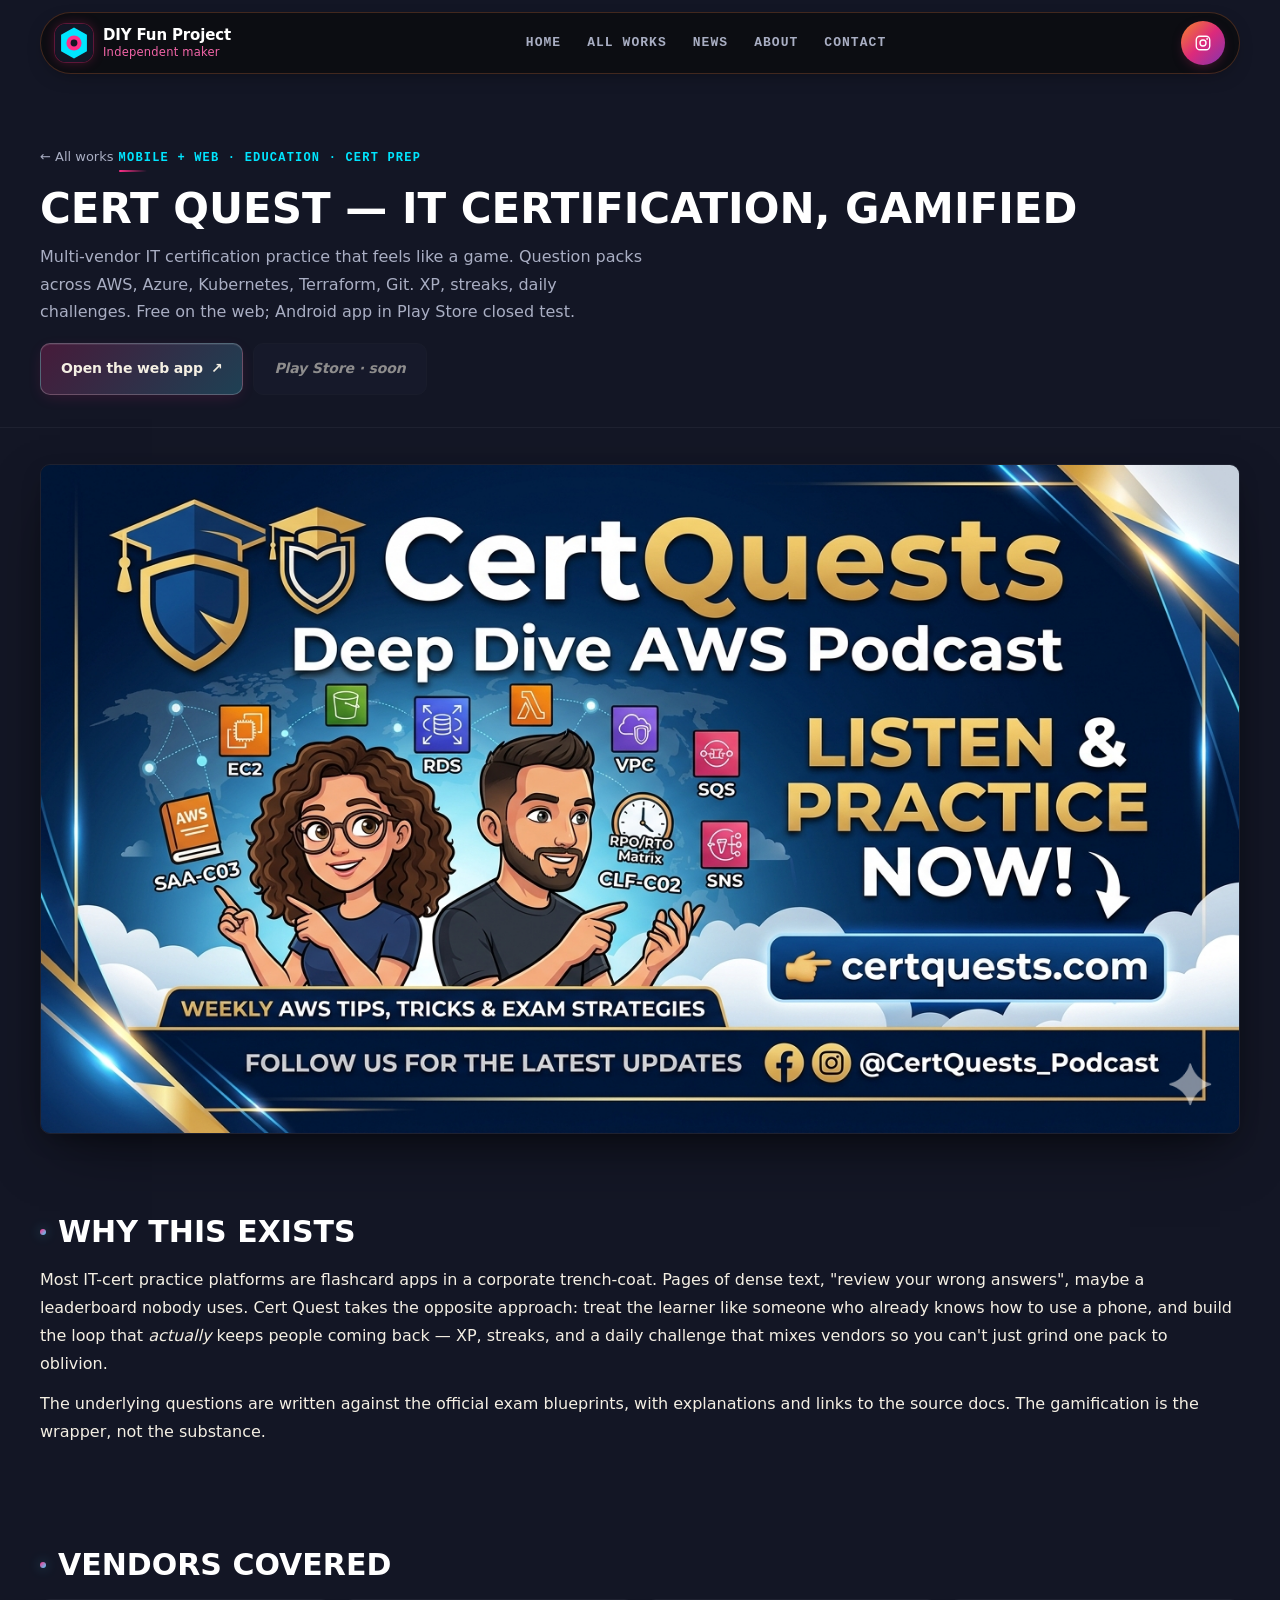
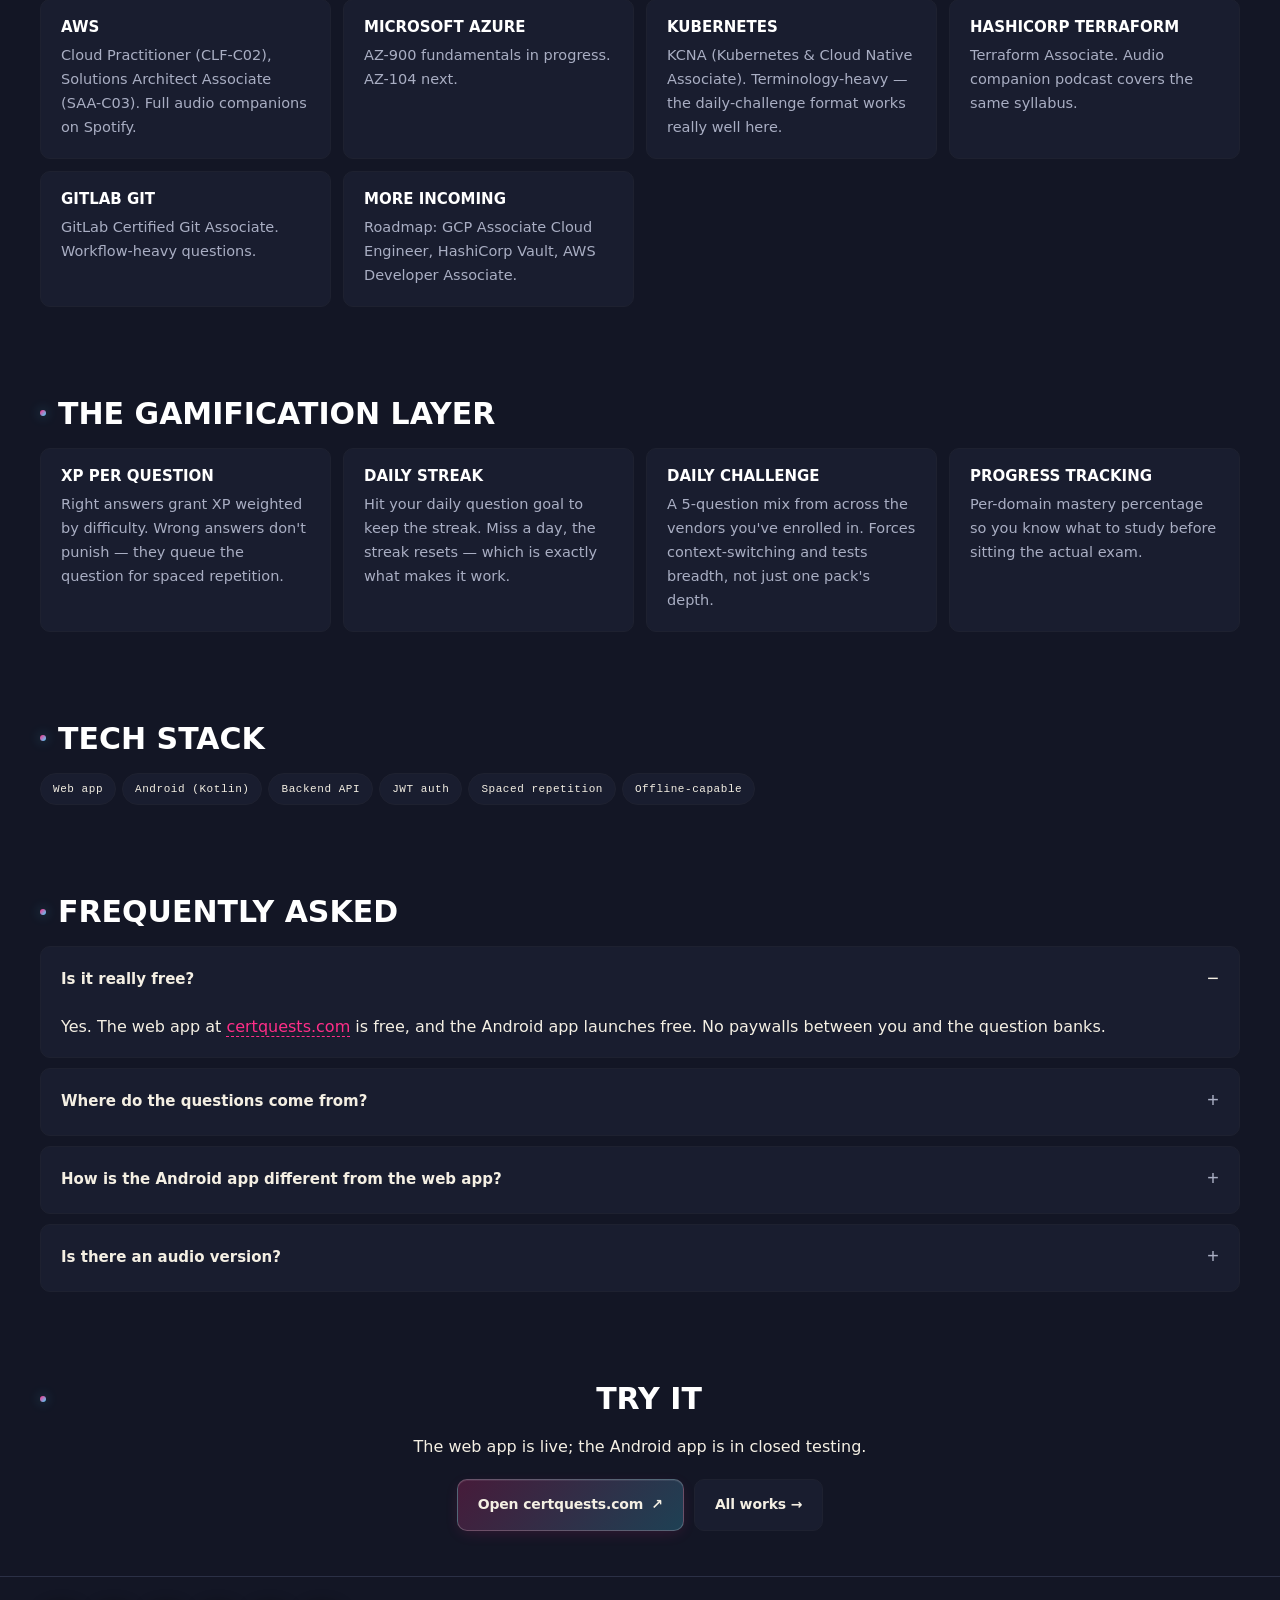
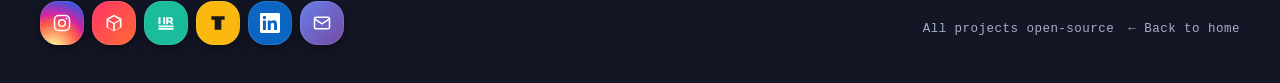
<file: cert-quest.html>
<!DOCTYPE html>
<html lang="en">
<head>
<meta charset="UTF-8" />
<meta name="viewport" content="width=device-width, initial-scale=1.0" />
<meta http-equiv="Content-Security-Policy" content="default-src 'self'; img-src 'self' data: https:; media-src 'self'; style-src 'self' 'unsafe-inline' https://fonts.googleapis.com; font-src 'self' https://fonts.gstatic.com; script-src 'self' 'unsafe-inline'; connect-src 'self' https://api.web3forms.com; base-uri 'self'; form-action 'self' https://api.web3forms.com; object-src 'none'" />
<meta name="referrer" content="strict-origin-when-cross-origin" />
<title>Cert Quest — gamified IT certification practice (web + Android) · diyfunproject</title>
<meta name="description" content="Cert Quest turns IT certification practice into a game — multi-vendor question packs, XP, streaks, daily challenges. Free web app at certquests.com, Android app in Play Store closed test. Covers AWS, Azure, Kubernetes, Terraform, Git." />
<meta name="keywords" content="Cert Quest, IT certification practice, gamified cert prep, AWS practice exam, Azure practice exam, Kubernetes practice, Terraform practice, free cert prep, AWS SAA-C03 practice, free Android cert app, IT exam quiz" />
<meta name="author" content="diyfunproject" />
<meta name="robots" content="index, follow, max-image-preview:large, max-snippet:-1" />
<meta name="theme-color" content="#131625" />
<link rel="canonical" href="https://www.diyfunproject.com/cert-quest.html" />

<meta property="og:type" content="article" />
<meta property="og:site_name" content="diyfunproject" />
<meta property="og:locale" content="en_US" />
<meta property="og:url" content="https://www.diyfunproject.com/cert-quest.html" />
<meta property="og:title" content="Cert Quest — gamified IT certification practice" />
<meta property="og:description" content="Multi-vendor question packs, XP, streaks, daily challenges. Free web app + Android closed test." />
<meta property="og:image" content="https://www.diyfunproject.com/images/certquest-banner.png" />
<meta property="og:image:width" content="1200" />
<meta property="og:image:height" content="630" />
<meta name="twitter:card" content="summary_large_image" />
<meta name="twitter:title" content="Cert Quest — gamified IT certification practice" />
<meta name="twitter:description" content="Multi-vendor question packs, XP, streaks. Free web + Android." />
<meta name="twitter:image" content="https://www.diyfunproject.com/images/certquest-banner.png" />


<link rel="preconnect" href="https://fonts.googleapis.com">
<link rel="preconnect" href="https://fonts.gstatic.com" crossorigin>
<link href="https://fonts.googleapis.com/css2?family=Space+Grotesk:wght@400;500;600;700&family=JetBrains+Mono:wght@400;500&display=swap" rel="stylesheet">

<link rel="icon" type="image/svg+xml" href="favicon.svg">
<link rel="apple-touch-icon" href="apple-touch-icon.png">
<link rel="manifest" href="/site.webmanifest">
<link rel="mask-icon" href="favicon.svg" color="#ff2e88">

<link rel="stylesheet" href="styles.css">
<link rel="stylesheet" href="anime.css">


<script type="application/ld+json">
{
  "@context": "https://schema.org",
  "@graph": [
    {
      "@type": "BreadcrumbList",
      "itemListElement": [
        {"@type": "ListItem", "position": 1, "name": "Home", "item": "https://www.diyfunproject.com/"},
        {"@type": "ListItem", "position": 2, "name": "All works", "item": "https://www.diyfunproject.com/works.html"},
        {"@type": "ListItem", "position": 3, "name": "Cert Quest", "item": "https://www.diyfunproject.com/cert-quest.html"}
      ]
    },
    {
      "@type": "MobileApplication",
      "name": "Cert Quest",
      "alternateName": "Cert Quest — gamified IT certification practice",
      "description": "A gamified IT certification trainer. Multi-vendor question packs (AWS, Azure, Kubernetes, Terraform, Git), XP system, daily streaks, and daily challenges. Free on the web at certquests.com, Android app in Play Store closed testing.",
      "url": "https://www.diyfunproject.com/cert-quest.html",
      "image": "https://www.diyfunproject.com/images/certquest-banner.png",
      "operatingSystem": "Android, Web",
      "applicationCategory": "EducationApplication",
      "applicationSubCategory": "Test Prep",
      "offers": {"@type": "Offer", "price": "0", "priceCurrency": "USD"},
      "creator": {"@type": "Person", "name": "diyfunproject", "url": "https://www.diyfunproject.com/"},
      "downloadUrl": "https://certquests.com/",
      "keywords": "IT certification, AWS, Azure, Kubernetes, Terraform, Git, exam prep, gamified learning"
    },
    {
      "@type": "FAQPage",
      "mainEntity": [
        {"@type": "Question", "name": "What certifications does Cert Quest cover?", "acceptedAnswer": {"@type": "Answer", "text": "AWS (Cloud Practitioner CLF-C02, Solutions Architect SAA-C03), Azure (AZ-900 in progress), Kubernetes (KCNA), HashiCorp Terraform Associate, GitLab Certified Git, with more vendor packs added as the question library grows."}},
        {"@type": "Question", "name": "Is Cert Quest free?", "acceptedAnswer": {"@type": "Answer", "text": "Yes. The web app at certquests.com is free to use, and the Android app (currently in Play Store closed testing) will launch free as well."}},
        {"@type": "Question", "name": "How is it different from other practice platforms?", "acceptedAnswer": {"@type": "Answer", "text": "Cert Quest is structured as a game: XP for correct answers, streaks for consecutive daily sessions, daily challenges that mix questions across vendors. The goal is making cert prep feel like Duolingo, not like a flashcard app."}},
        {"@type": "Question", "name": "Where do the questions come from?", "acceptedAnswer": {"@type": "Answer", "text": "Original question packs written against the published exam blueprints for each vendor. Each question includes an explanation and references back to the relevant docs."}},
        {"@type": "Question", "name": "Will there be more vendors?", "acceptedAnswer": {"@type": "Answer", "text": "Yes — the next priority packs on the roadmap are Microsoft Azure (AZ-900 then AZ-104), Google Cloud (Associate Cloud Engineer), and HashiCorp Vault."}}
      ]
    }
  ]
}
</script>
</head>
<body class="no-js anime">

<nav class="nav" id="nav" aria-label="Primary">
  <div class="nav-inner">
    <a href="index.html" class="nav-brand" aria-label="DIY Fun Project — Home">
      <span class="nav-brand-logo"><img src="favicon.svg" alt="" width="32" height="32" decoding="async"></span>
      <span class="nav-brand-text"><span class="nav-brand-title">DIY Fun Project</span><span class="nav-brand-tag">Independent maker</span></span>
    </a>
    <div class="nav-links">
      <a href="index.html">Home</a>
      <a href="works.html">All Works</a>
      <a href="news.html">News</a>
      <a href="index.html#about">About</a>
      <a href="contact.html">Contact</a>
    </div>
    <div class="nav-actions">
      <a class="nav-social" href="https://www.instagram.com/diyfunproject/" target="_blank" rel="noopener" aria-label="Instagram · @diyfunproject" title="Instagram · @diyfunproject">
        <svg viewBox="0 0 24 24" fill="none" stroke="currentColor" stroke-width="1.8" aria-hidden="true"><rect x="3" y="3" width="18" height="18" rx="5"/><circle cx="12" cy="12" r="4"/><circle cx="17.5" cy="6.5" r="1.2" fill="currentColor" stroke="none"/></svg>
      </a>
      <button class="nav-burger" id="nav-burger" type="button" aria-label="Open menu" aria-expanded="false" aria-controls="nav-drawer"><span></span><span></span><span></span></button>
    </div>
  </div>
  <div class="nav-drawer" id="nav-drawer" hidden>
    <a href="index.html">Home</a>
    <a href="works.html">All Works</a>
    <a href="news.html">News</a>
    <a href="index.html#about">About</a>
    <a href="contact.html">Contact</a>
    <div class="nav-drawer-socials">
      <a href="https://www.instagram.com/diyfunproject/" target="_blank" rel="noopener" aria-label="Instagram" title="Instagram" class="nds-icon nds-ig">
        <svg viewBox="0 0 24 24" fill="none" stroke="currentColor" stroke-width="1.8" aria-hidden="true"><rect x="3" y="3" width="18" height="18" rx="5"/><circle cx="12" cy="12" r="4"/><circle cx="17.5" cy="6.5" r="1.2" fill="currentColor" stroke="none"/></svg>
      </a>
      <a href="https://www.hackster.io/thomassxt" target="_blank" rel="noopener" aria-label="Hackster" title="Hackster" class="nds-icon nds-hk">
        <svg viewBox="0 0 24 24" fill="currentColor" aria-hidden="true"><path d="M12 2 2 7v10l10 5 10-5V7L12 2zm0 2.3 7.5 3.7v7.9L12 19.7 4.5 16V8L12 4.3z"/><path d="M8 9v6h2v-2.3h4V15h2V9h-2v2.3h-4V9z"/></svg>
      </a>
      <a href="https://cults3d.com/fr/utilisateurs/diyfunproject" target="_blank" rel="noopener" aria-label="Cults3D" title="Cults3D" class="nds-icon nds-c3">
        <svg viewBox="0 0 24 24" fill="currentColor" aria-hidden="true"><path d="M12 2 2 7l10 5 10-5-10-5zM2 17l10 5 10-5V9l-10 5L2 9v8z"/></svg>
      </a>
      <a href="https://www.linkedin.com/in/thomasfendrich" target="_blank" rel="noopener" aria-label="LinkedIn" title="LinkedIn" class="nds-icon nds-li">
        <svg viewBox="0 0 24 24" fill="currentColor" aria-hidden="true"><path d="M20.45 20.45h-3.56v-5.57c0-1.33-.02-3.04-1.85-3.04-1.85 0-2.14 1.45-2.14 2.95v5.66H9.34V9h3.41v1.56h.05c.48-.9 1.63-1.85 3.36-1.85 3.6 0 4.27 2.37 4.27 5.45v6.29zM5.34 7.43a2.06 2.06 0 1 1 0-4.13 2.06 2.06 0 0 1 0 4.13zM7.12 20.45H3.56V9h3.56v11.45zM22.22 0H1.77C.79 0 0 .77 0 1.72v20.56C0 23.23.79 24 1.77 24h20.45c.98 0 1.78-.77 1.78-1.72V1.72C24 .77 23.2 0 22.22 0z"/></svg>
      </a>
    </div>
  </div>
</nav>

<header class="page-header">
  <div class="wrap">
    <a href="works.html" class="pj-back">← All works</a>
    <div class="eyebrow" style="margin-bottom:12px;">Mobile + Web · Education · Cert prep</div>
    <h1>Cert Quest — IT certification, gamified</h1>
    <p>Multi-vendor IT certification practice that feels like a game. Question packs across AWS, Azure, Kubernetes, Terraform, Git. XP, streaks, daily challenges. Free on the web; Android app in Play Store closed test.</p>
    <div class="pj-cta-row">
      <a class="pj-cta primary" href="https://certquests.com/" target="_blank" rel="noopener">Open the web app <span aria-hidden="true">↗</span></a>
      <span class="pj-cta pj-cta-disabled" aria-disabled="true" title="In Play Store closed testing">Play Store · soon</span>
    </div>
  </div>
</header>

<main>
  <section class="pj-hero">
    <div class="wrap">
      <img src="images/certquest-banner.png" alt="Cert Quest banner — gamified IT certification trainer" loading="eager" decoding="async">
    </div>
  </section>

  <section class="pj-section">
    <div class="wrap">
      <h2>Why this exists</h2>
      <p>Most IT-cert practice platforms are flashcard apps in a corporate trench-coat. Pages of dense text, "review your wrong answers", maybe a leaderboard nobody uses. Cert Quest takes the opposite approach: treat the learner like someone who already knows how to use a phone, and build the loop that <i>actually</i> keeps people coming back — XP, streaks, and a daily challenge that mixes vendors so you can't just grind one pack to oblivion.</p>
      <p>The underlying questions are written against the official exam blueprints, with explanations and links to the source docs. The gamification is the wrapper, not the substance.</p>
    </div>
  </section>

  <section class="pj-section">
    <div class="wrap">
      <h2>Vendors covered</h2>
      <div class="pj-features">
        <div class="pj-feature"><h3>AWS</h3><p>Cloud Practitioner (CLF-C02), Solutions Architect Associate (SAA-C03). Full audio companions on Spotify.</p></div>
        <div class="pj-feature"><h3>Microsoft Azure</h3><p>AZ-900 fundamentals in progress. AZ-104 next.</p></div>
        <div class="pj-feature"><h3>Kubernetes</h3><p>KCNA (Kubernetes &amp; Cloud Native Associate). Terminology-heavy — the daily-challenge format works really well here.</p></div>
        <div class="pj-feature"><h3>HashiCorp Terraform</h3><p>Terraform Associate. Audio companion podcast covers the same syllabus.</p></div>
        <div class="pj-feature"><h3>GitLab Git</h3><p>GitLab Certified Git Associate. Workflow-heavy questions.</p></div>
        <div class="pj-feature"><h3>More incoming</h3><p>Roadmap: GCP Associate Cloud Engineer, HashiCorp Vault, AWS Developer Associate.</p></div>
      </div>
    </div>
  </section>

  <section class="pj-section">
    <div class="wrap">
      <h2>The gamification layer</h2>
      <div class="pj-features">
        <div class="pj-feature"><h3>XP per question</h3><p>Right answers grant XP weighted by difficulty. Wrong answers don't punish — they queue the question for spaced repetition.</p></div>
        <div class="pj-feature"><h3>Daily streak</h3><p>Hit your daily question goal to keep the streak. Miss a day, the streak resets — which is exactly what makes it work.</p></div>
        <div class="pj-feature"><h3>Daily challenge</h3><p>A 5-question mix from across the vendors you've enrolled in. Forces context-switching and tests breadth, not just one pack's depth.</p></div>
        <div class="pj-feature"><h3>Progress tracking</h3><p>Per-domain mastery percentage so you know what to study before sitting the actual exam.</p></div>
      </div>
    </div>
  </section>

  <section class="pj-section">
    <div class="wrap">
      <h2>Tech stack</h2>
      <div class="pj-stack">
        <span>Web app</span>
        <span>Android (Kotlin)</span>
        <span>Backend API</span>
        <span>JWT auth</span>
        <span>Spaced repetition</span>
        <span>Offline-capable</span>
      </div>
    </div>
  </section>

  <section class="pj-section">
    <div class="wrap">
      <h2>Frequently asked</h2>
      <div class="faq-list">
        <details class="faq-item" open>
          <summary>Is it really free?</summary>
          <div class="faq-body"><p>Yes. The web app at <a href="https://certquests.com/" target="_blank" rel="noopener">certquests.com</a> is free, and the Android app launches free. No paywalls between you and the question banks.</p></div>
        </details>
        <details class="faq-item">
          <summary>Where do the questions come from?</summary>
          <div class="faq-body"><p>Original questions written against the official exam blueprints for each vendor. Every question includes an explanation and a doc reference, so when you get one wrong you actually learn the underlying concept rather than just the answer pattern.</p></div>
        </details>
        <details class="faq-item">
          <summary>How is the Android app different from the web app?</summary>
          <div class="faq-body"><p>Same content, different ergonomics. The Android app is offline-first (study on the metro), supports background notifications for the daily streak, and the UI is tuned for short 5-minute sessions on a phone screen.</p></div>
        </details>
        <details class="faq-item">
          <summary>Is there an audio version?</summary>
          <div class="faq-body"><p>Yes — the cert prep podcasts on Spotify cover the same syllabus in long-form audio (<a href="https://open.spotify.com/show/5bVErIehwL8N2vWlrc568o" target="_blank" rel="noopener">AWS SAA-C03</a>, <a href="https://open.spotify.com/show/5taN3x2Hz5tM6NGzb5wI7L" target="_blank" rel="noopener">Terraform Bootcamp</a>, etc). Use them in the car or while running, then test recall in the app.</p></div>
        </details>
      </div>
    </div>
  </section>

  <section class="pj-section">
    <div class="wrap" style="text-align:center;">
      <h2>Try it</h2>
      <p>The web app is live; the Android app is in closed testing.</p>
      <div class="pj-cta-row" style="justify-content:center;">
        <a class="pj-cta primary" href="https://certquests.com/" target="_blank" rel="noopener">Open certquests.com <span aria-hidden="true">↗</span></a>
        <a class="pj-cta" href="works.html">All works →</a>
      </div>
    </div>
  </section>
</main>

<footer>
  <div class="wrap">
    <div class="footer-socials social-colorful">
      <a class="sc-instagram" href="https://www.instagram.com/diyfunproject/" target="_blank" rel="noopener" aria-label="Instagram"><span class="sc-icon-wrap"><svg viewBox="0 0 24 24" fill="none" stroke="currentColor" stroke-width="1.8"><rect x="3" y="3" width="18" height="18" rx="5"/><circle cx="12" cy="12" r="4"/><circle cx="17.5" cy="6.5" r="1.2" fill="currentColor" stroke="none"/></svg></span><span class="sc-label">Instagram</span></a>
      <a class="sc-cults" href="https://cults3d.com/fr/utilisateurs/diyfunproject" target="_blank" rel="noopener" aria-label="Cults3D"><span class="sc-icon-wrap"><svg viewBox="0 0 24 24" fill="currentColor"><path d="M12 2 3 7v10l9 5 9-5V7l-9-5zm0 2.18 6.9 3.83L12 11.83 5.1 8.01 12 4.18zM5 9.66l6 3.33v7.77l-6-3.33V9.66zm14 0v7.77l-6 3.33v-7.77l6-3.33z"/></svg></span><span class="sc-label">Cults3D</span></a>
      <a class="sc-hackster" href="https://www.hackster.io/thomassxt" target="_blank" rel="noopener" aria-label="Hackster"><span class="sc-icon-wrap"><svg viewBox="0 0 24 24" fill="currentColor"><path d="M3 5h2.4v5.3h3.2V5H11v8.4H8.6v-2.8H5.4v2.8H3V5zm9.2 0h5.5c1.5 0 2.5 1 2.5 2.5v.9c0 1-.5 1.8-1.3 2.2l2 2.8h-2.8L16.5 11h-1.9v2.4H12.2V5zm2.4 2v2h2.6c.6 0 1-.3 1-1s-.4-1-1-1h-2.6zM3 15h18v2H3v-2zm0 3h18v2H3v-2z"/></svg></span><span class="sc-label">Hackster</span></a>
      <a class="sc-instructables" href="https://www.instructables.com/member/Thomas%20sxt/instructables/" target="_blank" rel="noopener" aria-label="Instructables"><span class="sc-icon-wrap"><svg viewBox="0 0 24 24" fill="currentColor"><path d="M4 4h16v4h-4v12H8V8H4V4zm6 6h4v8h-4v-8z"/></svg></span><span class="sc-label">Instructables</span></a>
      <a class="sc-linkedin" href="https://www.linkedin.com/in/thomasfendrich" target="_blank" rel="noopener" aria-label="LinkedIn"><span class="sc-icon-wrap"><svg viewBox="0 0 24 24" fill="currentColor"><path d="M20.45 20.45h-3.56v-5.57c0-1.33-.02-3.04-1.85-3.04-1.85 0-2.14 1.45-2.14 2.95v5.66H9.34V9h3.41v1.56h.05c.48-.9 1.63-1.85 3.36-1.85 3.6 0 4.27 2.37 4.27 5.45v6.29zM5.34 7.43a2.06 2.06 0 1 1 0-4.13 2.06 2.06 0 0 1 0 4.13zM7.12 20.45H3.56V9h3.56v11.45zM22.22 0H1.77C.79 0 0 .77 0 1.72v20.56C0 23.23.79 24 1.77 24h20.45c.98 0 1.78-.77 1.78-1.72V1.72C24 .77 23.2 0 22.22 0z"/></svg></span><span class="sc-label">LinkedIn</span></a>
      <a class="sc-email" href="contact.html" aria-label="Email"><span class="sc-icon-wrap"><svg viewBox="0 0 24 24" fill="none" stroke="currentColor" stroke-width="1.8"><rect x="3" y="5" width="18" height="14" rx="2"/><path d="m3 7 9 6 9-6"/></svg></span><span class="sc-label">Email</span></a>
    </div>
    <div class="footer-meta">
      <span>All projects open-source</span>
      <span><a href="index.html">← Back to home</a></span>
    </div>
  </div>
</footer>

<script src="script.js" defer></script>
</body>
</html>
</file>
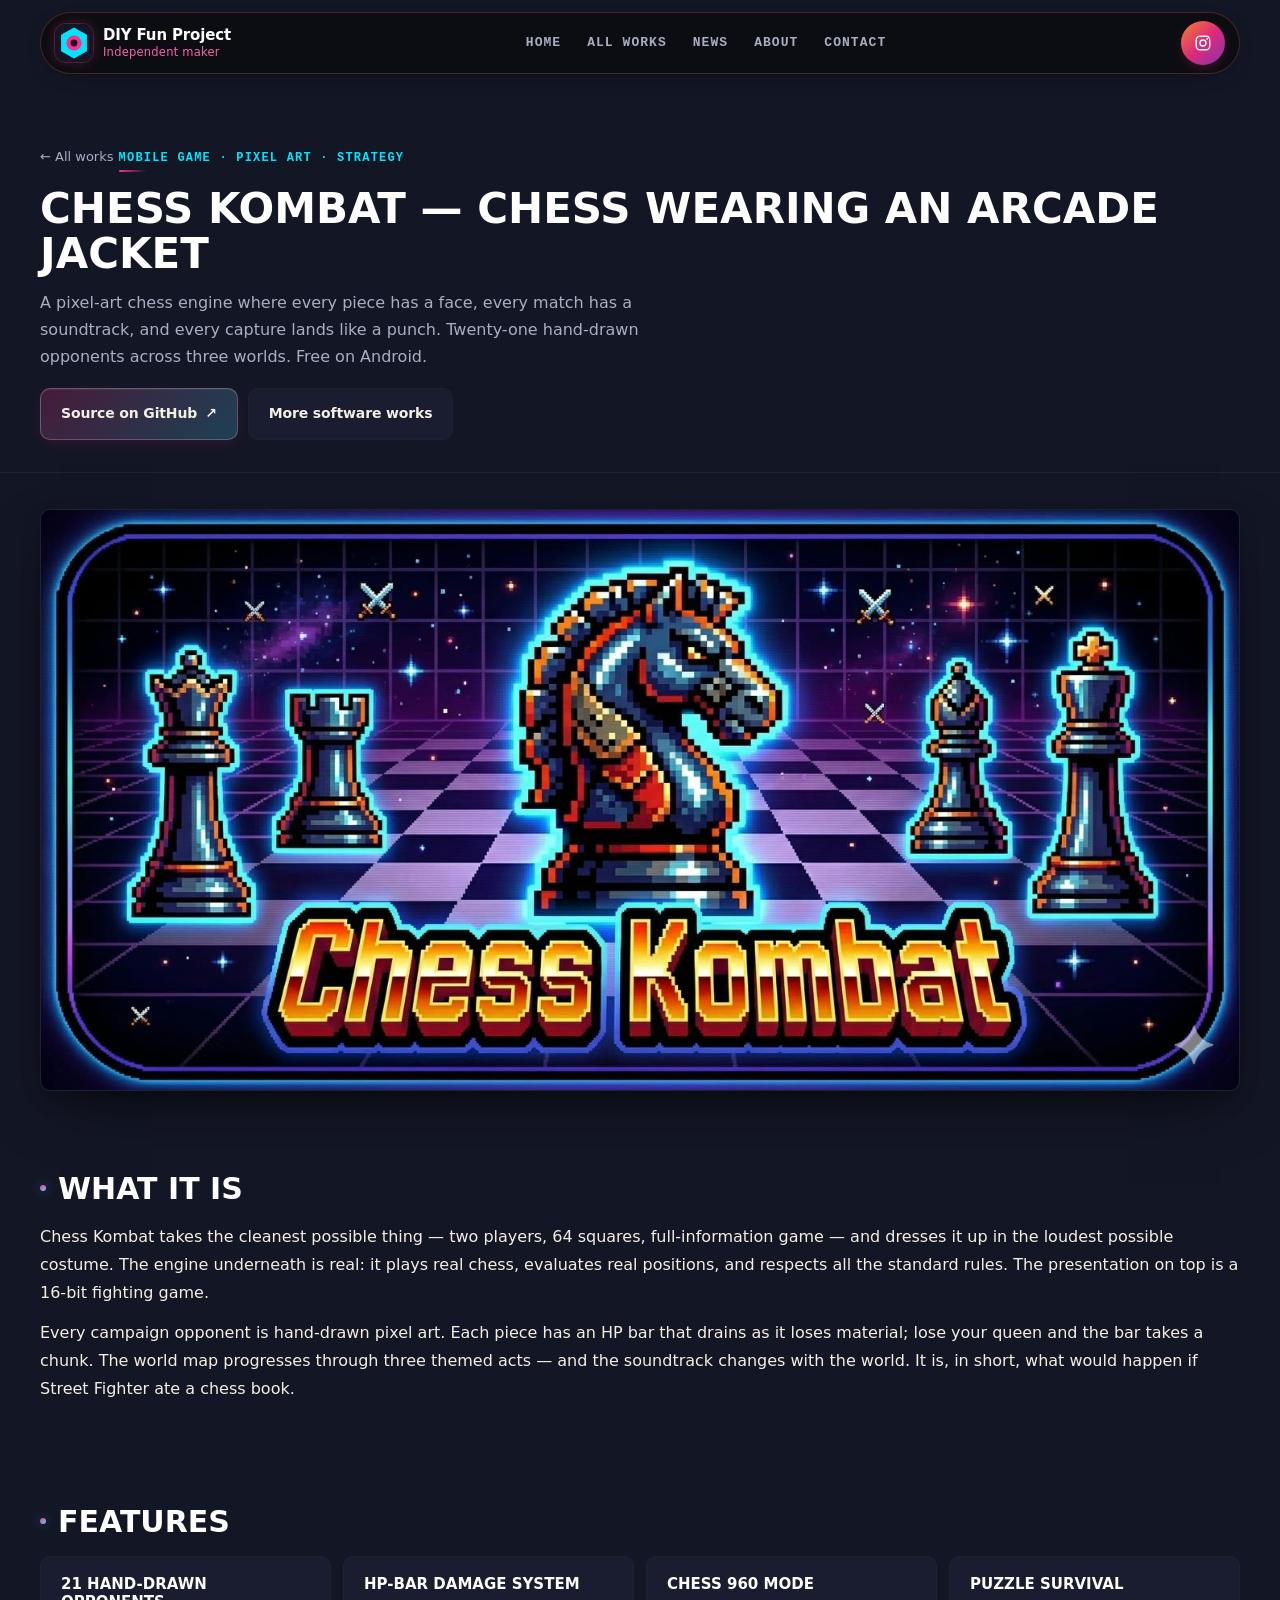
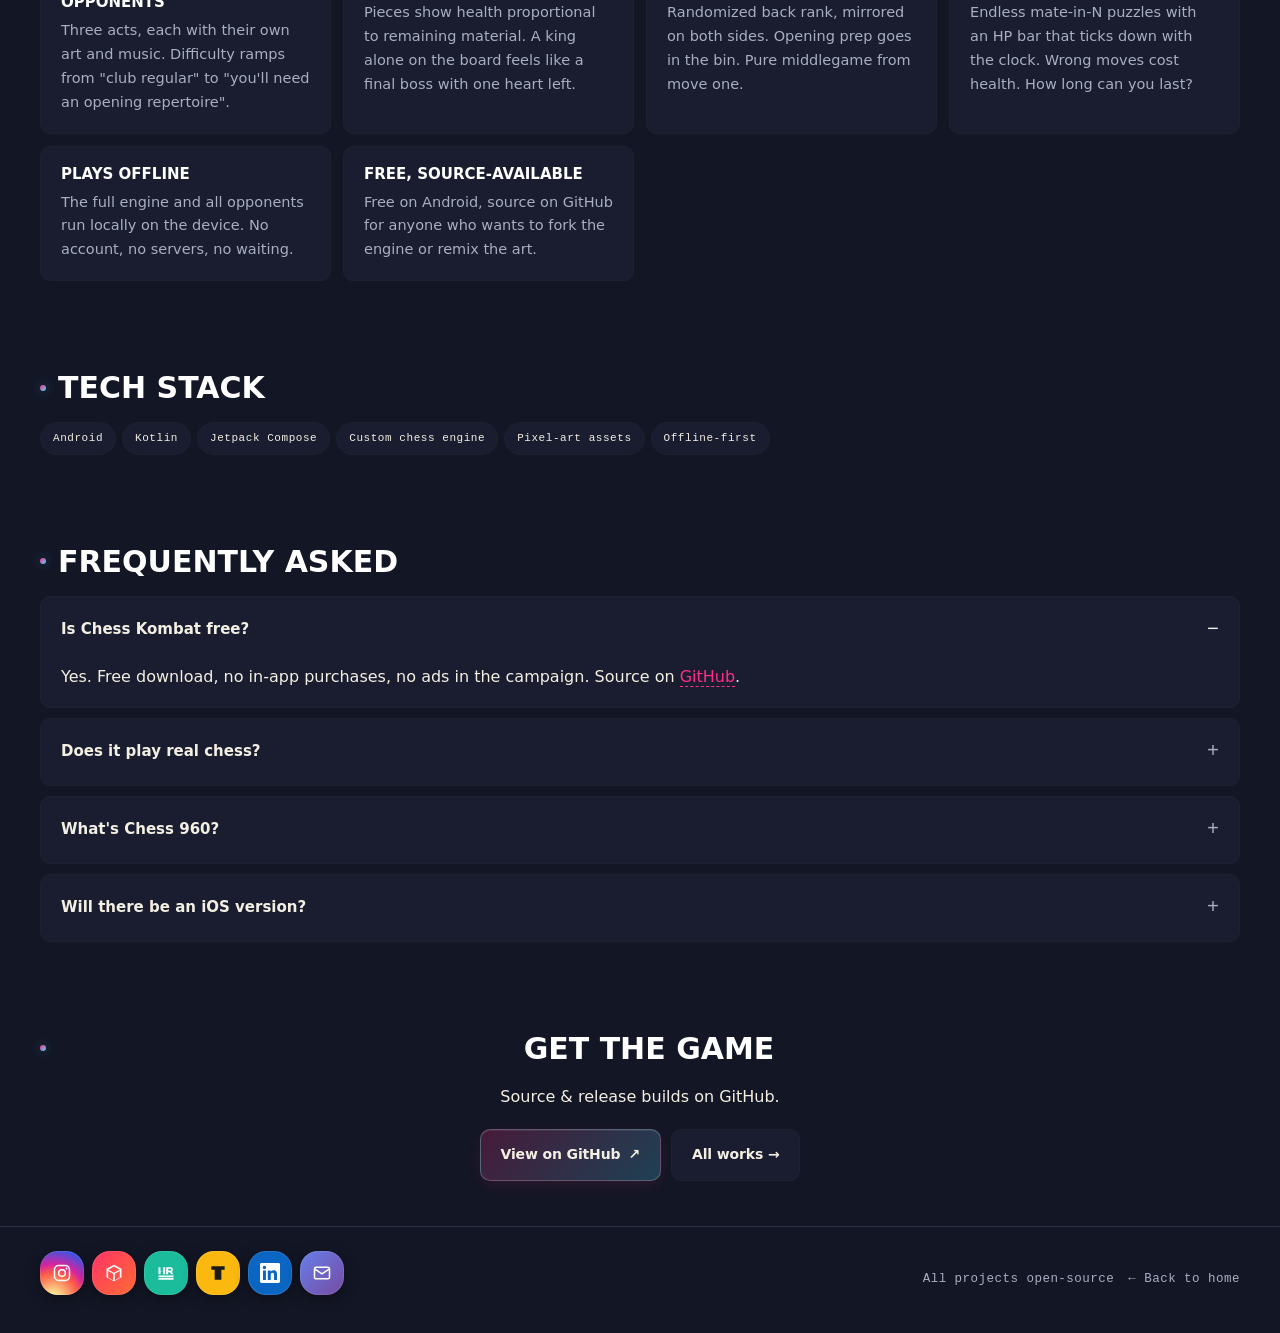
<file: chess-kombat.html>
<!DOCTYPE html>
<html lang="en">
<head>
<meta charset="UTF-8" />
<meta name="viewport" content="width=device-width, initial-scale=1.0" />
<meta http-equiv="Content-Security-Policy" content="default-src 'self'; img-src 'self' data: https:; media-src 'self'; style-src 'self' 'unsafe-inline' https://fonts.googleapis.com; font-src 'self' https://fonts.gstatic.com; script-src 'self' 'unsafe-inline'; connect-src 'self' https://api.web3forms.com; base-uri 'self'; form-action 'self' https://api.web3forms.com; object-src 'none'" />
<meta name="referrer" content="strict-origin-when-cross-origin" />
<title>Chess Kombat — pixel-art chess RPG for Android · diyfunproject</title>
<meta name="description" content="Chess Kombat is a chess engine wearing an arcade jacket — 21 pixel-art enemies across 3 worlds, HP bars tied to captured material, Chess 960 and Puzzle Survival modes. Free Android game." />
<meta name="keywords" content="Chess Kombat, pixel art chess game, chess RPG, chess fighting game, Android chess game, indie chess, Chess 960 mobile, puzzle survival, free chess game, chess engine pixel art, retro chess" />
<meta name="author" content="diyfunproject" />
<meta name="robots" content="index, follow, max-image-preview:large, max-snippet:-1" />
<meta name="theme-color" content="#131625" />
<link rel="canonical" href="https://www.diyfunproject.com/chess-kombat.html" />

<!-- Open Graph -->
<meta property="og:type" content="article" />
<meta property="og:site_name" content="diyfunproject" />
<meta property="og:locale" content="en_US" />
<meta property="og:url" content="https://www.diyfunproject.com/chess-kombat.html" />
<meta property="og:title" content="Chess Kombat — pixel-art chess RPG for Android" />
<meta property="og:description" content="A chess engine wearing an arcade jacket. 21 pixel-art enemies, 3 worlds, HP bars, Chess 960, Puzzle Survival." />
<meta property="og:image" content="https://www.diyfunproject.com/images/chesskombatc.jpg" />
<meta property="og:image:width" content="1200" />
<meta property="og:image:height" content="630" />
<meta name="twitter:card" content="summary_large_image" />
<meta name="twitter:title" content="Chess Kombat — pixel-art chess RPG for Android" />
<meta name="twitter:description" content="A chess engine wearing an arcade jacket. 21 enemies, 3 worlds, HP bars, Chess 960." />
<meta name="twitter:image" content="https://www.diyfunproject.com/images/chesskombatc.jpg" />


<link rel="preconnect" href="https://fonts.googleapis.com">
<link rel="preconnect" href="https://fonts.gstatic.com" crossorigin>
<link href="https://fonts.googleapis.com/css2?family=Space+Grotesk:wght@400;500;600;700&family=JetBrains+Mono:wght@400;500&display=swap" rel="stylesheet">

<link rel="icon" type="image/svg+xml" href="favicon.svg">
<link rel="apple-touch-icon" href="apple-touch-icon.png">
<link rel="manifest" href="/site.webmanifest">
<link rel="mask-icon" href="favicon.svg" color="#ff2e88">

<link rel="stylesheet" href="styles.css">
<link rel="stylesheet" href="anime.css">


<!-- JSON-LD -->
<script type="application/ld+json">
{
  "@context": "https://schema.org",
  "@graph": [
    {
      "@type": "BreadcrumbList",
      "itemListElement": [
        {"@type": "ListItem", "position": 1, "name": "Home", "item": "https://www.diyfunproject.com/"},
        {"@type": "ListItem", "position": 2, "name": "All works", "item": "https://www.diyfunproject.com/works.html"},
        {"@type": "ListItem", "position": 3, "name": "Chess Kombat", "item": "https://www.diyfunproject.com/chess-kombat.html"}
      ]
    },
    {
      "@type": "MobileApplication",
      "name": "Chess Kombat",
      "alternateName": "Chess Kombat — pixel-art chess RPG",
      "description": "A pixel-art chess engine with a fighting-game twist. 21 enemies across 3 worlds, HP bars tied to captured material, Chess 960 random-start mode, and Puzzle Survival.",
      "url": "https://www.diyfunproject.com/chess-kombat.html",
      "image": "https://www.diyfunproject.com/images/chesskombatc.jpg",
      "operatingSystem": "Android",
      "applicationCategory": "GameApplication",
      "applicationSubCategory": "Strategy",
      "offers": {"@type": "Offer", "price": "0", "priceCurrency": "USD"},
      "creator": {"@type": "Person", "name": "diyfunproject", "url": "https://www.diyfunproject.com/"},
      "softwareVersion": "Closed test",
      "downloadUrl": "https://github.com/daitenkutarojurai-ai/Chess-kombat",
      "keywords": "chess, pixel art, RPG, fighting game, Chess 960, mobile game"
    },
    {
      "@type": "FAQPage",
      "mainEntity": [
        {"@type": "Question", "name": "What is Chess Kombat?", "acceptedAnswer": {"@type": "Answer", "text": "Chess Kombat is a pixel-art chess RPG for Android that wraps a real chess engine in a fighting-game presentation. You play through 21 hand-drawn enemies across 3 worlds; pieces have HP bars tied to captured material, and the campaign mixes standard chess, Chess 960, and Puzzle Survival modes."}},
        {"@type": "Question", "name": "Is Chess Kombat free?", "acceptedAnswer": {"@type": "Answer", "text": "Yes — Chess Kombat is free. Source code is available on GitHub under the diyfunproject organization."}},
        {"@type": "Question", "name": "What chess variants does Chess Kombat support?", "acceptedAnswer": {"@type": "Answer", "text": "Three: standard chess, Chess 960 (also called Fischer Random — randomized back-rank, mirrored on both sides), and Puzzle Survival (endless mate-in-N puzzles with an HP bar that ticks down with the clock)."}},
        {"@type": "Question", "name": "Does Chess Kombat work offline?", "acceptedAnswer": {"@type": "Answer", "text": "Yes — the chess engine and all 21 campaign opponents run locally on the device. No network required."}}
      ]
    }
  ]
}
</script>
</head>
<body class="no-js anime">

<nav class="nav" id="nav" aria-label="Primary">
  <div class="nav-inner">
    <a href="index.html" class="nav-brand" aria-label="DIY Fun Project — Home">
      <span class="nav-brand-logo"><img src="favicon.svg" alt="" width="32" height="32" decoding="async"></span>
      <span class="nav-brand-text"><span class="nav-brand-title">DIY Fun Project</span><span class="nav-brand-tag">Independent maker</span></span>
    </a>
    <div class="nav-links">
      <a href="index.html">Home</a>
      <a href="works.html">All Works</a>
      <a href="news.html">News</a>
      <a href="index.html#about">About</a>
      <a href="contact.html">Contact</a>
    </div>
    <div class="nav-actions">
      <a class="nav-social" href="https://www.instagram.com/diyfunproject/" target="_blank" rel="noopener" aria-label="Instagram · @diyfunproject" title="Instagram · @diyfunproject">
        <svg viewBox="0 0 24 24" fill="none" stroke="currentColor" stroke-width="1.8" aria-hidden="true"><rect x="3" y="3" width="18" height="18" rx="5"/><circle cx="12" cy="12" r="4"/><circle cx="17.5" cy="6.5" r="1.2" fill="currentColor" stroke="none"/></svg>
      </a>
      <button class="nav-burger" id="nav-burger" type="button" aria-label="Open menu" aria-expanded="false" aria-controls="nav-drawer"><span></span><span></span><span></span></button>
    </div>
  </div>
  <div class="nav-drawer" id="nav-drawer" hidden>
    <a href="index.html">Home</a>
    <a href="works.html">All Works</a>
    <a href="news.html">News</a>
    <a href="index.html#about">About</a>
    <a href="contact.html">Contact</a>
    <div class="nav-drawer-socials">
      <a href="https://www.instagram.com/diyfunproject/" target="_blank" rel="noopener" aria-label="Instagram" title="Instagram" class="nds-icon nds-ig">
        <svg viewBox="0 0 24 24" fill="none" stroke="currentColor" stroke-width="1.8" aria-hidden="true"><rect x="3" y="3" width="18" height="18" rx="5"/><circle cx="12" cy="12" r="4"/><circle cx="17.5" cy="6.5" r="1.2" fill="currentColor" stroke="none"/></svg>
      </a>
      <a href="https://www.hackster.io/thomassxt" target="_blank" rel="noopener" aria-label="Hackster" title="Hackster" class="nds-icon nds-hk">
        <svg viewBox="0 0 24 24" fill="currentColor" aria-hidden="true"><path d="M12 2 2 7v10l10 5 10-5V7L12 2zm0 2.3 7.5 3.7v7.9L12 19.7 4.5 16V8L12 4.3z"/><path d="M8 9v6h2v-2.3h4V15h2V9h-2v2.3h-4V9z"/></svg>
      </a>
      <a href="https://cults3d.com/fr/utilisateurs/diyfunproject" target="_blank" rel="noopener" aria-label="Cults3D" title="Cults3D" class="nds-icon nds-c3">
        <svg viewBox="0 0 24 24" fill="currentColor" aria-hidden="true"><path d="M12 2 2 7l10 5 10-5-10-5zM2 17l10 5 10-5V9l-10 5L2 9v8z"/></svg>
      </a>
      <a href="https://www.linkedin.com/in/thomasfendrich" target="_blank" rel="noopener" aria-label="LinkedIn" title="LinkedIn" class="nds-icon nds-li">
        <svg viewBox="0 0 24 24" fill="currentColor" aria-hidden="true"><path d="M20.45 20.45h-3.56v-5.57c0-1.33-.02-3.04-1.85-3.04-1.85 0-2.14 1.45-2.14 2.95v5.66H9.34V9h3.41v1.56h.05c.48-.9 1.63-1.85 3.36-1.85 3.6 0 4.27 2.37 4.27 5.45v6.29zM5.34 7.43a2.06 2.06 0 1 1 0-4.13 2.06 2.06 0 0 1 0 4.13zM7.12 20.45H3.56V9h3.56v11.45zM22.22 0H1.77C.79 0 0 .77 0 1.72v20.56C0 23.23.79 24 1.77 24h20.45c.98 0 1.78-.77 1.78-1.72V1.72C24 .77 23.2 0 22.22 0z"/></svg>
      </a>
    </div>
  </div>
</nav>

<header class="page-header">
  <div class="wrap">
    <a href="works.html" class="pj-back">← All works</a>
    <div class="eyebrow" style="margin-bottom:12px;">Mobile game · Pixel art · Strategy</div>
    <h1>Chess Kombat — chess wearing an arcade jacket</h1>
    <p>A pixel-art chess engine where every piece has a face, every match has a soundtrack, and every capture lands like a punch. Twenty-one hand-drawn opponents across three worlds. Free on Android.</p>
    <div class="pj-cta-row">
      <a class="pj-cta primary" href="https://github.com/daitenkutarojurai-ai/Chess-kombat" target="_blank" rel="noopener">Source on GitHub <span aria-hidden="true">↗</span></a>
      <a class="pj-cta" href="works.html#software">More software works</a>
    </div>
  </div>
</header>

<main>
  <section class="pj-hero">
    <div class="wrap">
      <img src="images/chesskombatc.jpg" alt="Chess Kombat — main banner with pixel-art chess pieces facing off" loading="eager" decoding="async">
    </div>
  </section>

  <section class="pj-section">
    <div class="wrap">
      <h2>What it is</h2>
      <p>Chess Kombat takes the cleanest possible thing — two players, 64 squares, full-information game — and dresses it up in the loudest possible costume. The engine underneath is real: it plays real chess, evaluates real positions, and respects all the standard rules. The presentation on top is a 16-bit fighting game.</p>
      <p>Every campaign opponent is hand-drawn pixel art. Each piece has an HP bar that drains as it loses material; lose your queen and the bar takes a chunk. The world map progresses through three themed acts — and the soundtrack changes with the world. It is, in short, what would happen if Street Fighter ate a chess book.</p>
    </div>
  </section>

  <section class="pj-section">
    <div class="wrap">
      <h2>Features</h2>
      <div class="pj-features">
        <div class="pj-feature"><h3>21 hand-drawn opponents</h3><p>Three acts, each with their own art and music. Difficulty ramps from "club regular" to "you'll need an opening repertoire".</p></div>
        <div class="pj-feature"><h3>HP-bar damage system</h3><p>Pieces show health proportional to remaining material. A king alone on the board feels like a final boss with one heart left.</p></div>
        <div class="pj-feature"><h3>Chess 960 mode</h3><p>Randomized back rank, mirrored on both sides. Opening prep goes in the bin. Pure middlegame from move one.</p></div>
        <div class="pj-feature"><h3>Puzzle Survival</h3><p>Endless mate-in-N puzzles with an HP bar that ticks down with the clock. Wrong moves cost health. How long can you last?</p></div>
        <div class="pj-feature"><h3>Plays offline</h3><p>The full engine and all opponents run locally on the device. No account, no servers, no waiting.</p></div>
        <div class="pj-feature"><h3>Free, source-available</h3><p>Free on Android, source on GitHub for anyone who wants to fork the engine or remix the art.</p></div>
      </div>
    </div>
  </section>

  <section class="pj-section">
    <div class="wrap">
      <h2>Tech stack</h2>
      <div class="pj-stack">
        <span>Android</span>
        <span>Kotlin</span>
        <span>Jetpack Compose</span>
        <span>Custom chess engine</span>
        <span>Pixel-art assets</span>
        <span>Offline-first</span>
      </div>
    </div>
  </section>

  <section class="pj-section">
    <div class="wrap">
      <h2>Frequently asked</h2>
      <div class="faq-list">
        <details class="faq-item" open>
          <summary>Is Chess Kombat free?</summary>
          <div class="faq-body"><p>Yes. Free download, no in-app purchases, no ads in the campaign. Source on <a href="https://github.com/daitenkutarojurai-ai/Chess-kombat" target="_blank" rel="noopener">GitHub</a>.</p></div>
        </details>
        <details class="faq-item">
          <summary>Does it play real chess?</summary>
          <div class="faq-body"><p>Yes — the engine respects all standard rules including castling, en passant, pawn promotion, threefold repetition, and the 50-move rule. The "fighting game" layer is purely cosmetic, plus the HP-bar visualization.</p></div>
        </details>
        <details class="faq-item">
          <summary>What's Chess 960?</summary>
          <div class="faq-body"><p>Also called Fischer Random Chess. The back rank is randomized at the start of the game (with the same arrangement on both sides, so it stays symmetric). Bishops still go on opposite colors, the king is still between the rooks. Result: opening theory becomes useless, you're playing pure chess from move one.</p></div>
        </details>
        <details class="faq-item">
          <summary>Will there be an iOS version?</summary>
          <div class="faq-body"><p>Not on the immediate roadmap. The engine is portable; the bottleneck is the Apple Developer Program fee + App Store review cycle, which doesn't make sense for a free game with no monetization. If demand is loud enough, that calculus changes.</p></div>
        </details>
      </div>
    </div>
  </section>

  <section class="pj-section">
    <div class="wrap" style="text-align:center;">
      <h2>Get the game</h2>
      <p>Source &amp; release builds on GitHub.</p>
      <div class="pj-cta-row" style="justify-content:center;">
        <a class="pj-cta primary" href="https://github.com/daitenkutarojurai-ai/Chess-kombat" target="_blank" rel="noopener">View on GitHub <span aria-hidden="true">↗</span></a>
        <a class="pj-cta" href="works.html">All works →</a>
      </div>
    </div>
  </section>
</main>

<footer>
  <div class="wrap">
    <div class="footer-socials social-colorful">
      <a class="sc-instagram" href="https://www.instagram.com/diyfunproject/" target="_blank" rel="noopener" aria-label="Instagram"><span class="sc-icon-wrap"><svg viewBox="0 0 24 24" fill="none" stroke="currentColor" stroke-width="1.8"><rect x="3" y="3" width="18" height="18" rx="5"/><circle cx="12" cy="12" r="4"/><circle cx="17.5" cy="6.5" r="1.2" fill="currentColor" stroke="none"/></svg></span><span class="sc-label">Instagram</span></a>
      <a class="sc-cults" href="https://cults3d.com/fr/utilisateurs/diyfunproject" target="_blank" rel="noopener" aria-label="Cults3D"><span class="sc-icon-wrap"><svg viewBox="0 0 24 24" fill="currentColor"><path d="M12 2 3 7v10l9 5 9-5V7l-9-5zm0 2.18 6.9 3.83L12 11.83 5.1 8.01 12 4.18zM5 9.66l6 3.33v7.77l-6-3.33V9.66zm14 0v7.77l-6 3.33v-7.77l6-3.33z"/></svg></span><span class="sc-label">Cults3D</span></a>
      <a class="sc-hackster" href="https://www.hackster.io/thomassxt" target="_blank" rel="noopener" aria-label="Hackster"><span class="sc-icon-wrap"><svg viewBox="0 0 24 24" fill="currentColor"><path d="M3 5h2.4v5.3h3.2V5H11v8.4H8.6v-2.8H5.4v2.8H3V5zm9.2 0h5.5c1.5 0 2.5 1 2.5 2.5v.9c0 1-.5 1.8-1.3 2.2l2 2.8h-2.8L16.5 11h-1.9v2.4H12.2V5zm2.4 2v2h2.6c.6 0 1-.3 1-1s-.4-1-1-1h-2.6zM3 15h18v2H3v-2zm0 3h18v2H3v-2z"/></svg></span><span class="sc-label">Hackster</span></a>
      <a class="sc-instructables" href="https://www.instructables.com/member/Thomas%20sxt/instructables/" target="_blank" rel="noopener" aria-label="Instructables"><span class="sc-icon-wrap"><svg viewBox="0 0 24 24" fill="currentColor"><path d="M4 4h16v4h-4v12H8V8H4V4zm6 6h4v8h-4v-8z"/></svg></span><span class="sc-label">Instructables</span></a>
      <a class="sc-linkedin" href="https://www.linkedin.com/in/thomasfendrich" target="_blank" rel="noopener" aria-label="LinkedIn"><span class="sc-icon-wrap"><svg viewBox="0 0 24 24" fill="currentColor"><path d="M20.45 20.45h-3.56v-5.57c0-1.33-.02-3.04-1.85-3.04-1.85 0-2.14 1.45-2.14 2.95v5.66H9.34V9h3.41v1.56h.05c.48-.9 1.63-1.85 3.36-1.85 3.6 0 4.27 2.37 4.27 5.45v6.29zM5.34 7.43a2.06 2.06 0 1 1 0-4.13 2.06 2.06 0 0 1 0 4.13zM7.12 20.45H3.56V9h3.56v11.45zM22.22 0H1.77C.79 0 0 .77 0 1.72v20.56C0 23.23.79 24 1.77 24h20.45c.98 0 1.78-.77 1.78-1.72V1.72C24 .77 23.2 0 22.22 0z"/></svg></span><span class="sc-label">LinkedIn</span></a>
      <a class="sc-email" href="contact.html" aria-label="Email"><span class="sc-icon-wrap"><svg viewBox="0 0 24 24" fill="none" stroke="currentColor" stroke-width="1.8"><rect x="3" y="5" width="18" height="14" rx="2"/><path d="m3 7 9 6 9-6"/></svg></span><span class="sc-label">Email</span></a>
    </div>
    <div class="footer-meta">
      <span>All projects open-source</span>
      <span><a href="index.html">← Back to home</a></span>
    </div>
  </div>
</footer>

<script src="script.js" defer></script>
</body>
</html>
</file>
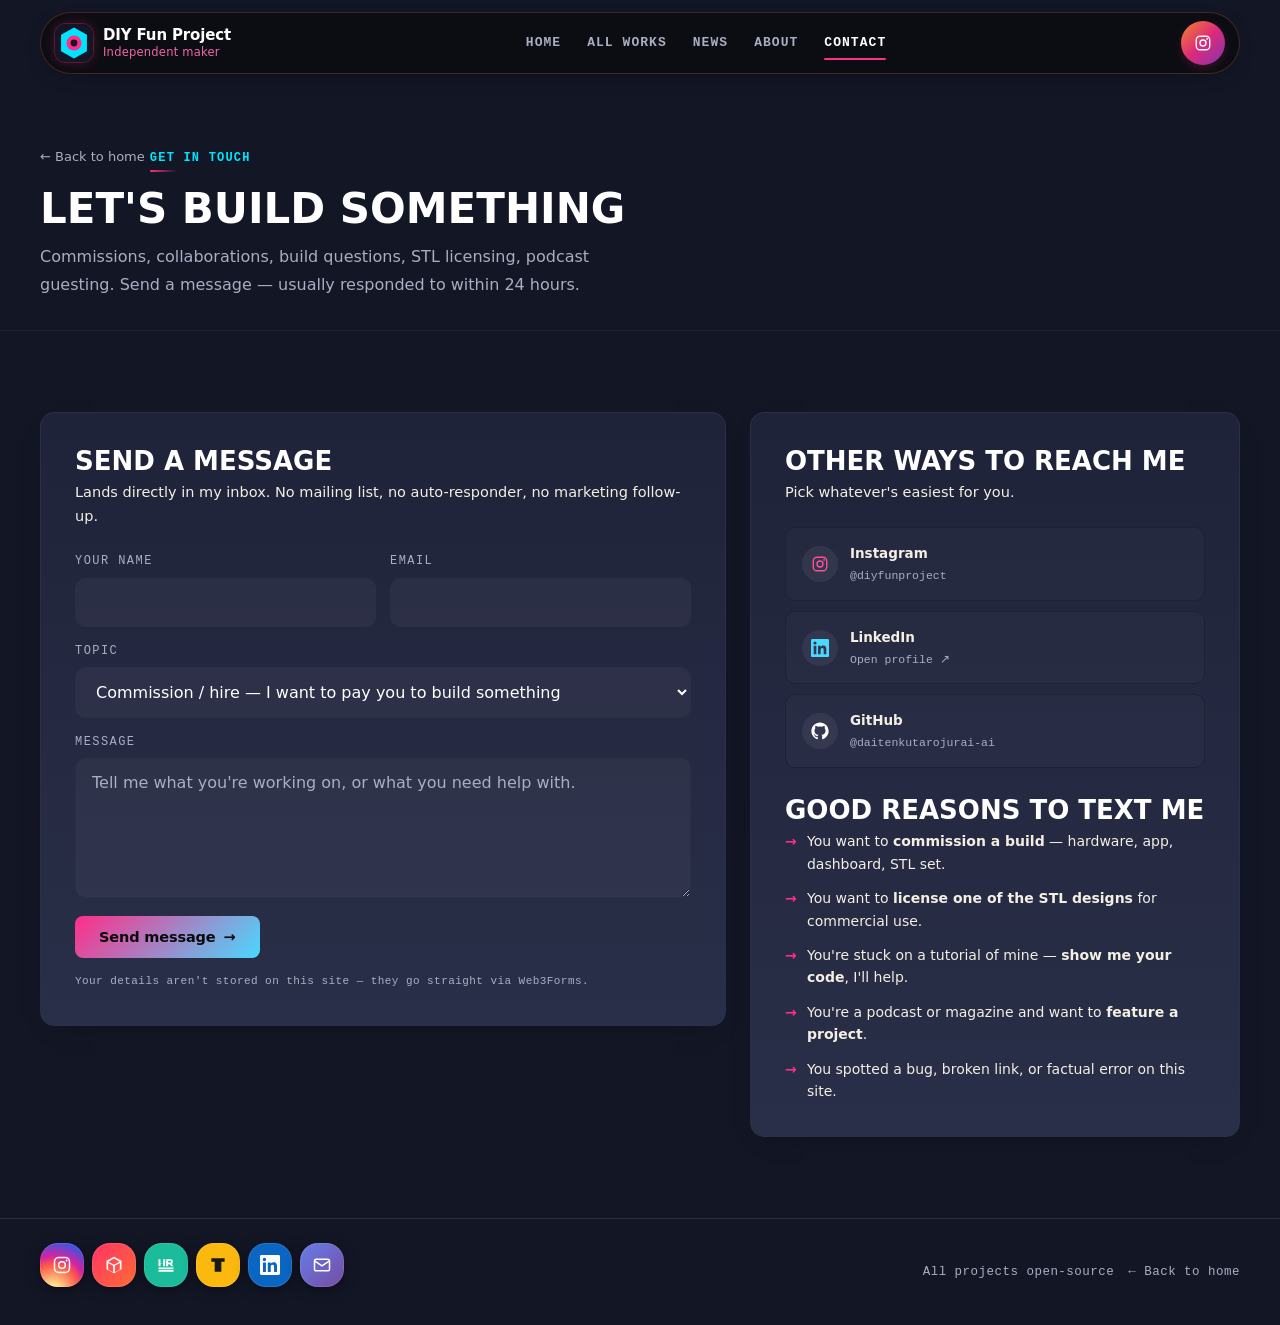
<file: contact.html>
<!DOCTYPE html>
<html lang="en">
<head>
<meta charset="UTF-8" />
<meta name="viewport" content="width=device-width, initial-scale=1.0" />
<meta http-equiv="Content-Security-Policy" content="default-src 'self'; img-src 'self' data: https:; media-src 'self'; style-src 'self' 'unsafe-inline' https://fonts.googleapis.com; font-src 'self' https://fonts.gstatic.com; script-src 'self' 'unsafe-inline'; connect-src 'self' https://api.web3forms.com; base-uri 'self'; form-action 'self' https://api.web3forms.com; object-src 'none'" />
<meta name="referrer" content="strict-origin-when-cross-origin" />
<title>Contact — diyfunproject · commissions, collaborations, questions</title>
<meta name="description" content="Get in touch with diyfunproject — commissions, collaborations, build questions, STL licensing, podcast guesting. Send a message via the form, or reach out on Instagram, LinkedIn or GitHub." />
<meta name="keywords" content="contact diyfunproject, hire indie maker, hardware commission, STL licensing, podcast guest, collaboration" />
<meta name="author" content="diyfunproject" />
<meta name="robots" content="index, follow, max-image-preview:large, max-snippet:-1" />
<meta name="theme-color" content="#131625" />
<link rel="canonical" href="https://www.diyfunproject.com/contact.html" />

<meta property="og:type" content="website" />
<meta property="og:site_name" content="diyfunproject" />
<meta property="og:locale" content="en_US" />
<meta property="og:url" content="https://www.diyfunproject.com/contact.html" />
<meta property="og:title" content="Contact — diyfunproject" />
<meta property="og:description" content="Commissions, collaborations, build questions, STL licensing, podcast guesting. Send a message — usually responded to within 24 hours." />
<meta property="og:image" content="https://www.diyfunproject.com/og-card.png" />
<meta property="og:image:width" content="1200" />
<meta property="og:image:height" content="630" />
<meta name="twitter:card" content="summary_large_image" />
<meta name="twitter:title" content="Contact — diyfunproject" />
<meta name="twitter:description" content="Commissions, collaborations, build questions, STL licensing." />
<meta name="twitter:image" content="https://www.diyfunproject.com/og-card.png" />

<link rel="preconnect" href="https://fonts.googleapis.com">
<link rel="preconnect" href="https://fonts.gstatic.com" crossorigin>
<link href="https://fonts.googleapis.com/css2?family=Space+Grotesk:wght@400;500;600;700&family=JetBrains+Mono:wght@400;500&display=swap" rel="stylesheet">

<link rel="icon" type="image/svg+xml" href="favicon.svg">
<link rel="apple-touch-icon" href="apple-touch-icon.png">
<link rel="manifest" href="/site.webmanifest">
<link rel="mask-icon" href="favicon.svg" color="#ff2e88">

<link rel="stylesheet" href="styles.css">
<link rel="stylesheet" href="anime.css">
<style>
  .pg-back { display: inline-flex; align-items: center; gap: 6px; font-size: 13px; color: var(--muted); margin-bottom: 18px; transition: color 0.2s var(--ease); }
  .pg-back:hover { color: var(--text); }

  .contact-grid {
    display: grid;
    grid-template-columns: 1.4fr 1fr;
    gap: 24px;
    padding: clamp(20px, 4vh, 56px) 0;
    align-items: start;
  }
  @media (max-width: 880px) { .contact-grid { grid-template-columns: 1fr; } }

  .contact-card {
    border: 1px solid var(--border-hi);
    background: linear-gradient(180deg, var(--surface) 0%, var(--surface-hi) 100%);
    border-radius: 14px;
    padding: clamp(22px, 3vw, 34px);
    box-shadow: 0 8px 24px -16px rgba(0,0,0,0.6);
    transition: border-color 0.2s var(--ease);
  }
  .contact-card:hover { border-color: var(--accent-soft); }

  .contact-card h2 {
    font-size: clamp(20px, 2.4vw, 26px);
    letter-spacing: -0.015em;
    margin-bottom: 6px;
    color: var(--text-strong);
  }
  .contact-card .lead {
    color: var(--text);
    font-size: 14.5px;
    line-height: 1.65;
    margin-bottom: 22px;
  }

  .form-grid {
    display: grid;
    grid-template-columns: 1fr 1fr;
    gap: 14px;
  }
  @media (max-width: 560px) { .form-grid { grid-template-columns: 1fr; } }

  .field {
    display: flex; flex-direction: column;
    gap: 6px;
  }
  .field.full { grid-column: 1 / -1; }
  .field label {
    font-family: var(--font-mono, ui-monospace, monospace);
    font-size: 12px;
    letter-spacing: 0.12em;
    text-transform: uppercase;
    color: var(--muted);
  }
  .field input,
  .field textarea,
  .field select {
    width: 100%;
    background: rgba(255, 255, 255, 0.04);
    border: 1px solid var(--border-hi);
    border-radius: 10px;
    color: var(--text-strong);
    font-family: inherit;
    /* 16px on phones avoids iOS Safari auto-zoom on focus */
    font-size: 16px;
    min-height: 48px;
    padding: 14px 16px;
    transition: border-color 0.2s var(--ease), background 0.2s var(--ease);
  }
  .field input::placeholder,
  .field textarea::placeholder { color: var(--muted); }
  .field input:focus,
  .field textarea:focus,
  .field select:focus {
    outline: none;
    border-color: var(--accent, #d9ff4c);
    background: rgba(0, 0, 0, 0.5);
    box-shadow: 0 0 0 3px rgba(217, 255, 76, 0.12);
  }
  .field textarea {
    resize: vertical;
    min-height: 140px;
    font-family: inherit;
  }
  /* honeypot — hidden from real users, shown to dumb bots */
  .hp-field {
    position: absolute !important;
    left: -9999px;
    width: 1px; height: 1px;
    opacity: 0;
    pointer-events: none;
  }

  .submit-row {
    display: flex; align-items: center; justify-content: space-between;
    gap: 14px; flex-wrap: wrap;
    margin-top: 18px;
  }
  .submit-btn {
    background: linear-gradient(135deg, #ff2e88, #4ad8ff);
    color: #0a0a0c;
    border: none;
    padding: 13px 24px;
    border-radius: 8px;
    font-family: inherit;
    font-size: 14.5px;
    font-weight: 700;
    letter-spacing: -0.01em;
    cursor: pointer;
    transition: transform 0.2s var(--ease), filter 0.2s var(--ease), opacity 0.2s var(--ease);
    display: inline-flex; align-items: center; gap: 8px;
  }
  .submit-btn:hover { transform: translateY(-2px); filter: brightness(1.1); }
  .submit-btn:disabled { opacity: 0.7; cursor: wait; transform: none; filter: none; }
  .btn-spinner {
    display: none;
    width: 15px; height: 15px;
    border: 2px solid rgba(10,10,12,0.3);
    border-top-color: #0a0a0c;
    border-radius: 50%;
    animation: btn-spin 0.7s linear infinite;
    flex-shrink: 0;
  }
  .submit-btn.is-loading .btn-spinner { display: block; }
  .submit-btn.is-loading .btn-arrow { display: none; }
  @keyframes btn-spin { to { transform: rotate(360deg); } }
  .submit-note {
    font-family: var(--font-mono, ui-monospace, monospace);
    font-size: 11px;
    color: var(--muted);
    letter-spacing: 0.04em;
  }

  .form-status {
    margin-top: 18px;
    padding: 14px 18px;
    border-radius: 8px;
    font-size: 14px;
    line-height: 1.5;
    display: none;
    border-left: 3px solid transparent;
  }
  .form-status.is-visible { display: block; }
  .form-status.is-success {
    background: rgba(74, 222, 128, 0.15);
    border: 1px solid rgba(74, 222, 128, 0.5);
    border-left-color: #4ade80;
    color: #86efac;
  }
  .form-status.is-error {
    background: rgba(255, 80, 80, 0.15);
    border: 1px solid rgba(255, 80, 80, 0.5);
    border-left-color: #f87171;
    color: #fca5a5;
  }

  /* Right column — alt contact methods */
  .alt-row {
    display: flex; flex-direction: column;
    gap: 10px;
    margin-top: 14px;
  }
  .alt-pill {
    display: flex; align-items: center; gap: 12px;
    padding: 14px 16px;
    border: 1px solid var(--border);
    background: rgba(255,255,255,0.02);
    border-radius: 10px;
    text-decoration: none;
    color: var(--text);
    transition: border-color 0.2s var(--ease), transform 0.2s var(--ease), background 0.2s var(--ease);
  }
  .alt-pill:hover {
    border-color: var(--border-hi);
    transform: translateY(-1px);
    background: linear-gradient(135deg, rgba(255,46,136,0.05), rgba(74,216,255,0.05));
  }
  .alt-pill .alt-icon {
    width: 36px; height: 36px;
    display: flex; align-items: center; justify-content: center;
    border-radius: 50%;
    background: rgba(255,255,255,0.06);
    flex-shrink: 0;
  }
  .alt-pill .alt-icon svg { width: 18px; height: 18px; }
  .alt-pill .alt-body { display: flex; flex-direction: column; gap: 1px; min-width: 0; }
  .alt-pill .alt-name { font-size: 13.5px; font-weight: 600; }
  .alt-pill .alt-handle {
    font-family: var(--font-mono, ui-monospace, monospace);
    font-size: 11.5px;
    color: var(--muted);
    overflow: hidden;
    text-overflow: ellipsis;
    white-space: nowrap;
  }

  .why-list { display: flex; flex-direction: column; gap: 12px; margin-top: 6px; }
  .why-list li {
    list-style: none;
    padding-left: 22px;
    position: relative;
    color: var(--text);
    font-size: 14px;
    line-height: 1.6;
  }
  .why-list li::before {
    content: "→";
    position: absolute;
    left: 0;
    color: var(--accent, #d9ff4c);
    font-weight: 700;
  }
</style>

<script type="application/ld+json">
{
  "@context": "https://schema.org",
  "@graph": [
    {
      "@type": "BreadcrumbList",
      "itemListElement": [
        {"@type": "ListItem", "position": 1, "name": "Home", "item": "https://www.diyfunproject.com/"},
        {"@type": "ListItem", "position": 2, "name": "Contact", "item": "https://www.diyfunproject.com/contact.html"}
      ]
    },
    {
      "@type": "ContactPage",
      "name": "Contact diyfunproject",
      "description": "Contact form and alternate channels for commissions, collaborations, build questions, STL licensing, and podcast guesting.",
      "url": "https://www.diyfunproject.com/contact.html",
      "inLanguage": "en",
      "isPartOf": {"@type": "WebSite", "@id": "https://www.diyfunproject.com/#website"},
      "mainEntity": {
        "@type": "Person",
        "name": "diyfunproject",
        "url": "https://www.diyfunproject.com/",
        "contactPoint": {
          "@type": "ContactPoint",
          "contactType": "customer support",
          "url": "https://www.diyfunproject.com/contact.html",
          "availableLanguage": ["en", "fr"]
        },
        "sameAs": [
          "https://www.instagram.com/diyfunproject/",
          "https://www.linkedin.com/in/thomasfendrich",
          "https://www.hackster.io/thomassxt",
          "https://cults3d.com/fr/utilisateurs/diyfunproject",
          "https://github.com/daitenkutarojurai-ai"
        ]
      }
    }
  ]
}
</script>
</head>
<body class="no-js anime">

<!-- Nav -->
<nav class="nav" id="nav" aria-label="Primary">
  <div class="nav-inner">
    <a href="index.html" class="nav-brand" aria-label="DIY Fun Project — Home">
      <span class="nav-brand-logo"><img src="favicon.svg" alt="" width="32" height="32" decoding="async"></span>
      <span class="nav-brand-text"><span class="nav-brand-title">DIY Fun Project</span><span class="nav-brand-tag">Independent maker</span></span>
    </a>
    <div class="nav-links">
      <a href="index.html">Home</a>
      <a href="works.html">All Works</a>
      <a href="news.html">News</a>
      <a href="index.html#about">About</a>
      <a href="contact.html" class="active">Contact</a>
    </div>
    <div class="nav-actions">
      <a class="nav-social" href="https://www.instagram.com/diyfunproject/" target="_blank" rel="noopener" aria-label="Instagram · @diyfunproject" title="Instagram · @diyfunproject">
        <svg viewBox="0 0 24 24" fill="none" stroke="currentColor" stroke-width="1.8" aria-hidden="true"><rect x="3" y="3" width="18" height="18" rx="5"/><circle cx="12" cy="12" r="4"/><circle cx="17.5" cy="6.5" r="1.2" fill="currentColor" stroke="none"/></svg>
      </a>
      <button class="nav-burger" id="nav-burger" type="button" aria-label="Open menu" aria-expanded="false" aria-controls="nav-drawer"><span></span><span></span><span></span></button>
    </div>
  </div>
  <div class="nav-drawer" id="nav-drawer" hidden>
    <a href="index.html">Home</a>
    <a href="works.html">All Works</a>
    <a href="news.html">News</a>
    <a href="index.html#about">About</a>
    <a href="contact.html" class="active">Contact</a>
    <div class="nav-drawer-socials">
      <a href="https://www.instagram.com/diyfunproject/" target="_blank" rel="noopener" aria-label="Instagram" title="Instagram" class="nds-icon nds-ig">
        <svg viewBox="0 0 24 24" fill="none" stroke="currentColor" stroke-width="1.8" aria-hidden="true"><rect x="3" y="3" width="18" height="18" rx="5"/><circle cx="12" cy="12" r="4"/><circle cx="17.5" cy="6.5" r="1.2" fill="currentColor" stroke="none"/></svg>
      </a>
      <a href="https://www.hackster.io/thomassxt" target="_blank" rel="noopener" aria-label="Hackster" title="Hackster" class="nds-icon nds-hk">
        <svg viewBox="0 0 24 24" fill="currentColor" aria-hidden="true"><path d="M12 2 2 7v10l10 5 10-5V7L12 2zm0 2.3 7.5 3.7v7.9L12 19.7 4.5 16V8L12 4.3z"/><path d="M8 9v6h2v-2.3h4V15h2V9h-2v2.3h-4V9z"/></svg>
      </a>
      <a href="https://cults3d.com/fr/utilisateurs/diyfunproject" target="_blank" rel="noopener" aria-label="Cults3D" title="Cults3D" class="nds-icon nds-c3">
        <svg viewBox="0 0 24 24" fill="currentColor" aria-hidden="true"><path d="M12 2 2 7l10 5 10-5-10-5zM2 17l10 5 10-5V9l-10 5L2 9v8z"/></svg>
      </a>
      <a href="https://www.linkedin.com/in/thomasfendrich" target="_blank" rel="noopener" aria-label="LinkedIn" title="LinkedIn" class="nds-icon nds-li">
        <svg viewBox="0 0 24 24" fill="currentColor" aria-hidden="true"><path d="M20.45 20.45h-3.56v-5.57c0-1.33-.02-3.04-1.85-3.04-1.85 0-2.14 1.45-2.14 2.95v5.66H9.34V9h3.41v1.56h.05c.48-.9 1.63-1.85 3.36-1.85 3.6 0 4.27 2.37 4.27 5.45v6.29zM5.34 7.43a2.06 2.06 0 1 1 0-4.13 2.06 2.06 0 0 1 0 4.13zM7.12 20.45H3.56V9h3.56v11.45zM22.22 0H1.77C.79 0 0 .77 0 1.72v20.56C0 23.23.79 24 1.77 24h20.45c.98 0 1.78-.77 1.78-1.72V1.72C24 .77 23.2 0 22.22 0z"/></svg>
      </a>
    </div>
  </div>
</nav>

<!-- Header -->
<header class="page-header">
  <div class="wrap">
    <a href="index.html" class="pg-back">← Back to home</a>
    <div class="eyebrow" style="margin-bottom:12px;">Get in touch</div>
    <h1>Let's build something</h1>
    <p>Commissions, collaborations, build questions, STL licensing, podcast guesting. Send a message — usually responded to within 24 hours.</p>
  </div>
</header>

<!-- Body -->
<main>
  <section>
    <div class="wrap">
      <div class="contact-grid">

        <!-- LEFT: form -->
        <div class="contact-card">
          <h2>Send a message</h2>
          <p class="lead">Lands directly in my inbox. No mailing list, no auto-responder, no marketing follow-up.</p>

          <form id="contact-form" novalidate>
            <!-- Honeypot (hidden) — bots fill this; humans don't see it -->
            <input type="checkbox" name="botcheck" class="hp-field" tabindex="-1" autocomplete="off" aria-hidden="true" />

            <div class="form-grid">
              <div class="field">
                <label for="name">Your name</label>
                <input type="text" id="name" name="name" required autocomplete="name" maxlength="120" />
              </div>
              <div class="field">
                <label for="email">Email</label>
                <input type="email" id="email" name="email" required autocomplete="email" maxlength="200" />
              </div>
              <div class="field full">
                <label for="topic">Topic</label>
                <select id="topic" name="topic">
                  <option value="Commission / hire">Commission / hire — I want to pay you to build something</option>
                  <option value="Collaboration">Collaboration — let's build something together</option>
                  <option value="STL licensing">STL licensing — commercial use of one of your designs</option>
                  <option value="Build question">Build question — help with one of your tutorials</option>
                  <option value="Podcast guest">Podcast guest — invite to your show</option>
                  <option value="Press / media">Press / media — interview or article</option>
                  <option value="Other">Other</option>
                </select>
              </div>
              <div class="field full">
                <label for="message">Message</label>
                <textarea id="message" name="message" required minlength="10" maxlength="5000" placeholder="Tell me what you're working on, or what you need help with."></textarea>
              </div>
            </div>

            <!-- Web3Forms fields -->
            <input type="hidden" name="access_key" value="841ff9aa-8feb-4fb1-b99e-515d906cfaab" />
            <input type="hidden" name="subject" value="diyfunproject.com — new contact message" />
            <input type="hidden" name="from_name" value="diyfunproject.com" />

            <div class="submit-row">
              <button type="submit" class="submit-btn" id="submit-btn">
                <span id="btn-label">Send message</span>
                <span class="btn-arrow" aria-hidden="true">→</span>
                <span class="btn-spinner" aria-hidden="true"></span>
              </button>
              <span class="submit-note">Your details aren't stored on this site — they go straight via Web3Forms.</span>
            </div>

            <div id="form-status" class="form-status" role="status" aria-live="polite"></div>
          </form>
        </div>

        <!-- RIGHT: alternate contact + why-write -->
        <div class="contact-card">
          <h2>Other ways to reach me</h2>
          <p class="lead">Pick whatever's easiest for you.</p>

          <div class="alt-row">
            <a class="alt-pill" href="https://www.instagram.com/diyfunproject/" target="_blank" rel="noopener" aria-label="Instagram">
              <span class="alt-icon" style="color:#ff5096;">
                <svg viewBox="0 0 24 24" fill="none" stroke="currentColor" stroke-width="1.8"><rect x="3" y="3" width="18" height="18" rx="5"/><circle cx="12" cy="12" r="4"/><circle cx="17.5" cy="6.5" r="1.2" fill="currentColor" stroke="none"/></svg>
              </span>
              <span class="alt-body">
                <span class="alt-name">Instagram</span>
                <span class="alt-handle">@diyfunproject</span>
              </span>
            </a>

            <a class="alt-pill" href="https://www.linkedin.com/in/thomasfendrich" target="_blank" rel="noopener" aria-label="LinkedIn">
              <span class="alt-icon" style="color:#4ad8ff;">
                <svg viewBox="0 0 24 24" fill="currentColor"><path d="M20.45 20.45h-3.56v-5.57c0-1.33-.02-3.04-1.85-3.04-1.85 0-2.14 1.45-2.14 2.95v5.66H9.34V9h3.41v1.56h.05c.48-.9 1.63-1.85 3.36-1.85 3.6 0 4.27 2.37 4.27 5.45v6.29zM5.34 7.43a2.06 2.06 0 1 1 0-4.13 2.06 2.06 0 0 1 0 4.13zM7.12 20.45H3.56V9h3.56v11.45zM22.22 0H1.77C.79 0 0 .77 0 1.72v20.56C0 23.23.79 24 1.77 24h20.45c.98 0 1.78-.77 1.78-1.72V1.72C24 .77 23.2 0 22.22 0z"/></svg>
              </span>
              <span class="alt-body">
                <span class="alt-name">LinkedIn</span>
                <span class="alt-handle">Open profile ↗</span>
              </span>
            </a>

            <a class="alt-pill" href="https://github.com/daitenkutarojurai-ai" target="_blank" rel="noopener" aria-label="GitHub">
              <span class="alt-icon" style="color:#fff;">
                <svg viewBox="0 0 24 24" fill="currentColor"><path d="M12 .5C5.65.5.5 5.65.5 12c0 5.08 3.29 9.39 7.86 10.91.58.11.79-.25.79-.56v-2c-3.2.69-3.88-1.54-3.88-1.54-.52-1.33-1.27-1.69-1.27-1.69-1.04-.71.08-.7.08-.7 1.15.08 1.76 1.18 1.76 1.18 1.02 1.75 2.68 1.25 3.33.96.1-.74.4-1.25.72-1.54-2.56-.29-5.25-1.28-5.25-5.7 0-1.26.45-2.29 1.18-3.1-.12-.29-.51-1.47.11-3.06 0 0 .97-.31 3.18 1.18a11 11 0 0 1 5.79 0c2.21-1.49 3.18-1.18 3.18-1.18.62 1.59.23 2.77.11 3.06.73.81 1.18 1.84 1.18 3.1 0 4.43-2.7 5.41-5.27 5.69.41.36.78 1.06.78 2.15v3.18c0 .31.21.68.8.56C20.22 21.39 23.5 17.08 23.5 12 23.5 5.65 18.35.5 12 .5z"/></svg>
              </span>
              <span class="alt-body">
                <span class="alt-name">GitHub</span>
                <span class="alt-handle">@daitenkutarojurai-ai</span>
              </span>
            </a>
          </div>

          <h2 style="margin-top: 28px;">Good reasons to text me</h2>
          <ul class="why-list">
            <li>You want to <b>commission a build</b> — hardware, app, dashboard, STL set.</li>
            <li>You want to <b>license one of the STL designs</b> for commercial use.</li>
            <li>You're stuck on a tutorial of mine — <b>show me your code</b>, I'll help.</li>
            <li>You're a podcast or magazine and want to <b>feature a project</b>.</li>
            <li>You spotted a bug, broken link, or factual error on this site.</li>
          </ul>
        </div>

      </div>
    </div>
  </section>
</main>

<script>
// AJAX form submission to Web3Forms
(function () {
  const form = document.getElementById('contact-form');
  const status = document.getElementById('form-status');
  const submitBtn = document.getElementById('submit-btn');
  const btnLabel = document.getElementById('btn-label');
  if (!form) return;

  function showStatus(kind, message) {
    status.classList.remove('is-success', 'is-error');
    status.classList.add('is-visible', 'is-' + kind);
    status.textContent = message;
  }

  form.addEventListener('submit', async function (e) {
    e.preventDefault();

    // honeypot — bot detection
    const botcheck = form.querySelector('input[name="botcheck"]');
    if (botcheck && botcheck.checked) {
      // silently drop bot submissions
      return;
    }

    submitBtn.disabled = true;
    submitBtn.classList.add('is-loading');
    btnLabel.textContent = 'Sending…';
    status.classList.remove('is-visible');

    const formData = new FormData(form);
    let succeeded = false;
    try {
      const response = await fetch('https://api.web3forms.com/submit', {
        method: 'POST',
        body: formData,
        headers: { 'Accept': 'application/json' }
      });
      const data = await response.json();

      if (response.ok && data.success) {
        succeeded = true;
        showStatus('success', '✓ Message sent — I\'ll get back to you within 24 hours, usually faster.');
        form.reset();
        btnLabel.textContent = '✓ Sent';
        submitBtn.style.background = 'linear-gradient(135deg, #22c55e, #16a34a)';
        setTimeout(() => {
          btnLabel.textContent = 'Send message';
          submitBtn.style.background = '';
        }, 3000);
      } else {
        showStatus('error', '✗ ' + (data.message || 'Something went wrong. Please try again in a moment, or reach out via Instagram or LinkedIn.'));
      }
    } catch (err) {
      showStatus('error', '✗ Network error. Please try again in a moment, or reach out via Instagram or LinkedIn.');
    } finally {
      submitBtn.disabled = false;
      submitBtn.classList.remove('is-loading');
      // Only reset the label on error — success keeps the "✓ Sent" label
      // until the 3-second setTimeout above swaps it back.
      if (!succeeded) btnLabel.textContent = 'Send message';
    }
  });
})();
</script>

<!-- Footer -->
<footer>
  <div class="wrap">
    <div class="footer-socials social-colorful">
      <a class="sc-instagram" href="https://www.instagram.com/diyfunproject/" target="_blank" rel="noopener" aria-label="Instagram"><span class="sc-icon-wrap"><svg viewBox="0 0 24 24" fill="none" stroke="currentColor" stroke-width="1.8"><rect x="3" y="3" width="18" height="18" rx="5"/><circle cx="12" cy="12" r="4"/><circle cx="17.5" cy="6.5" r="1.2" fill="currentColor" stroke="none"/></svg></span><span class="sc-label">Instagram</span></a>
      <a class="sc-cults" href="https://cults3d.com/fr/utilisateurs/diyfunproject" target="_blank" rel="noopener" aria-label="Cults3D"><span class="sc-icon-wrap"><svg viewBox="0 0 24 24" fill="currentColor"><path d="M12 2 3 7v10l9 5 9-5V7l-9-5zm0 2.18 6.9 3.83L12 11.83 5.1 8.01 12 4.18zM5 9.66l6 3.33v7.77l-6-3.33V9.66zm14 0v7.77l-6 3.33v-7.77l6-3.33z"/></svg></span><span class="sc-label">Cults3D</span></a>
      <a class="sc-hackster" href="https://www.hackster.io/thomassxt" target="_blank" rel="noopener" aria-label="Hackster"><span class="sc-icon-wrap"><svg viewBox="0 0 24 24" fill="currentColor"><path d="M3 5h2.4v5.3h3.2V5H11v8.4H8.6v-2.8H5.4v2.8H3V5zm9.2 0h5.5c1.5 0 2.5 1 2.5 2.5v.9c0 1-.5 1.8-1.3 2.2l2 2.8h-2.8L16.5 11h-1.9v2.4H12.2V5zm2.4 2v2h2.6c.6 0 1-.3 1-1s-.4-1-1-1h-2.6zM3 15h18v2H3v-2zm0 3h18v2H3v-2z"/></svg></span><span class="sc-label">Hackster</span></a>
      <a class="sc-instructables" href="https://www.instructables.com/member/Thomas%20sxt/instructables/" target="_blank" rel="noopener" aria-label="Instructables"><span class="sc-icon-wrap"><svg viewBox="0 0 24 24" fill="currentColor"><path d="M4 4h16v4h-4v12H8V8H4V4zm6 6h4v8h-4v-8z"/></svg></span><span class="sc-label">Instructables</span></a>
      <a class="sc-linkedin" href="https://www.linkedin.com/in/thomasfendrich" target="_blank" rel="noopener" aria-label="LinkedIn"><span class="sc-icon-wrap"><svg viewBox="0 0 24 24" fill="currentColor"><path d="M20.45 20.45h-3.56v-5.57c0-1.33-.02-3.04-1.85-3.04-1.85 0-2.14 1.45-2.14 2.95v5.66H9.34V9h3.41v1.56h.05c.48-.9 1.63-1.85 3.36-1.85 3.6 0 4.27 2.37 4.27 5.45v6.29zM5.34 7.43a2.06 2.06 0 1 1 0-4.13 2.06 2.06 0 0 1 0 4.13zM7.12 20.45H3.56V9h3.56v11.45zM22.22 0H1.77C.79 0 0 .77 0 1.72v20.56C0 23.23.79 24 1.77 24h20.45c.98 0 1.78-.77 1.78-1.72V1.72C24 .77 23.2 0 22.22 0z"/></svg></span><span class="sc-label">LinkedIn</span></a>
      <a class="sc-email" href="contact.html" aria-label="Email"><span class="sc-icon-wrap"><svg viewBox="0 0 24 24" fill="none" stroke="currentColor" stroke-width="1.8"><rect x="3" y="5" width="18" height="14" rx="2"/><path d="m3 7 9 6 9-6"/></svg></span><span class="sc-label">Email</span></a>
    </div>
    <div class="footer-meta">
      <span>All projects open-source</span>
      <span><a href="index.html">← Back to home</a></span>
    </div>
  </div>
</footer>

<script src="script.js"></script>
</body>
</html>
</file>
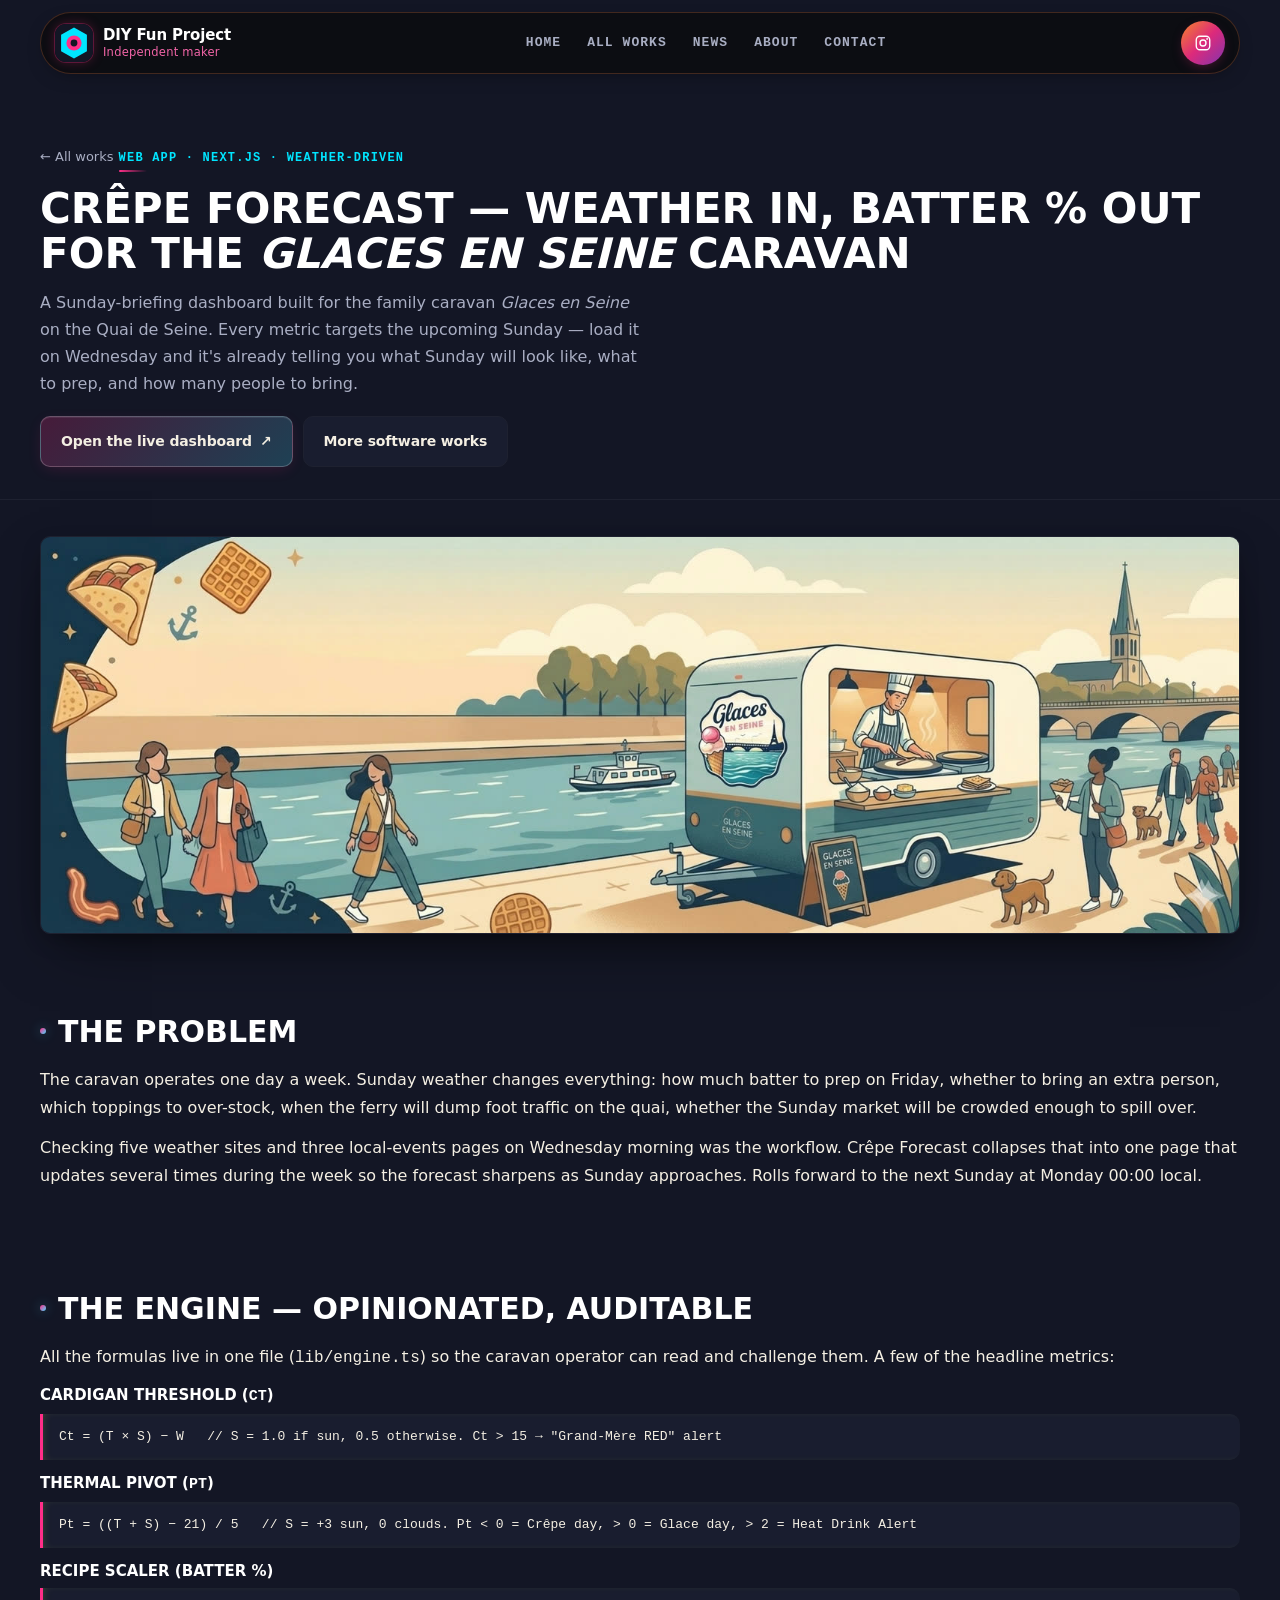
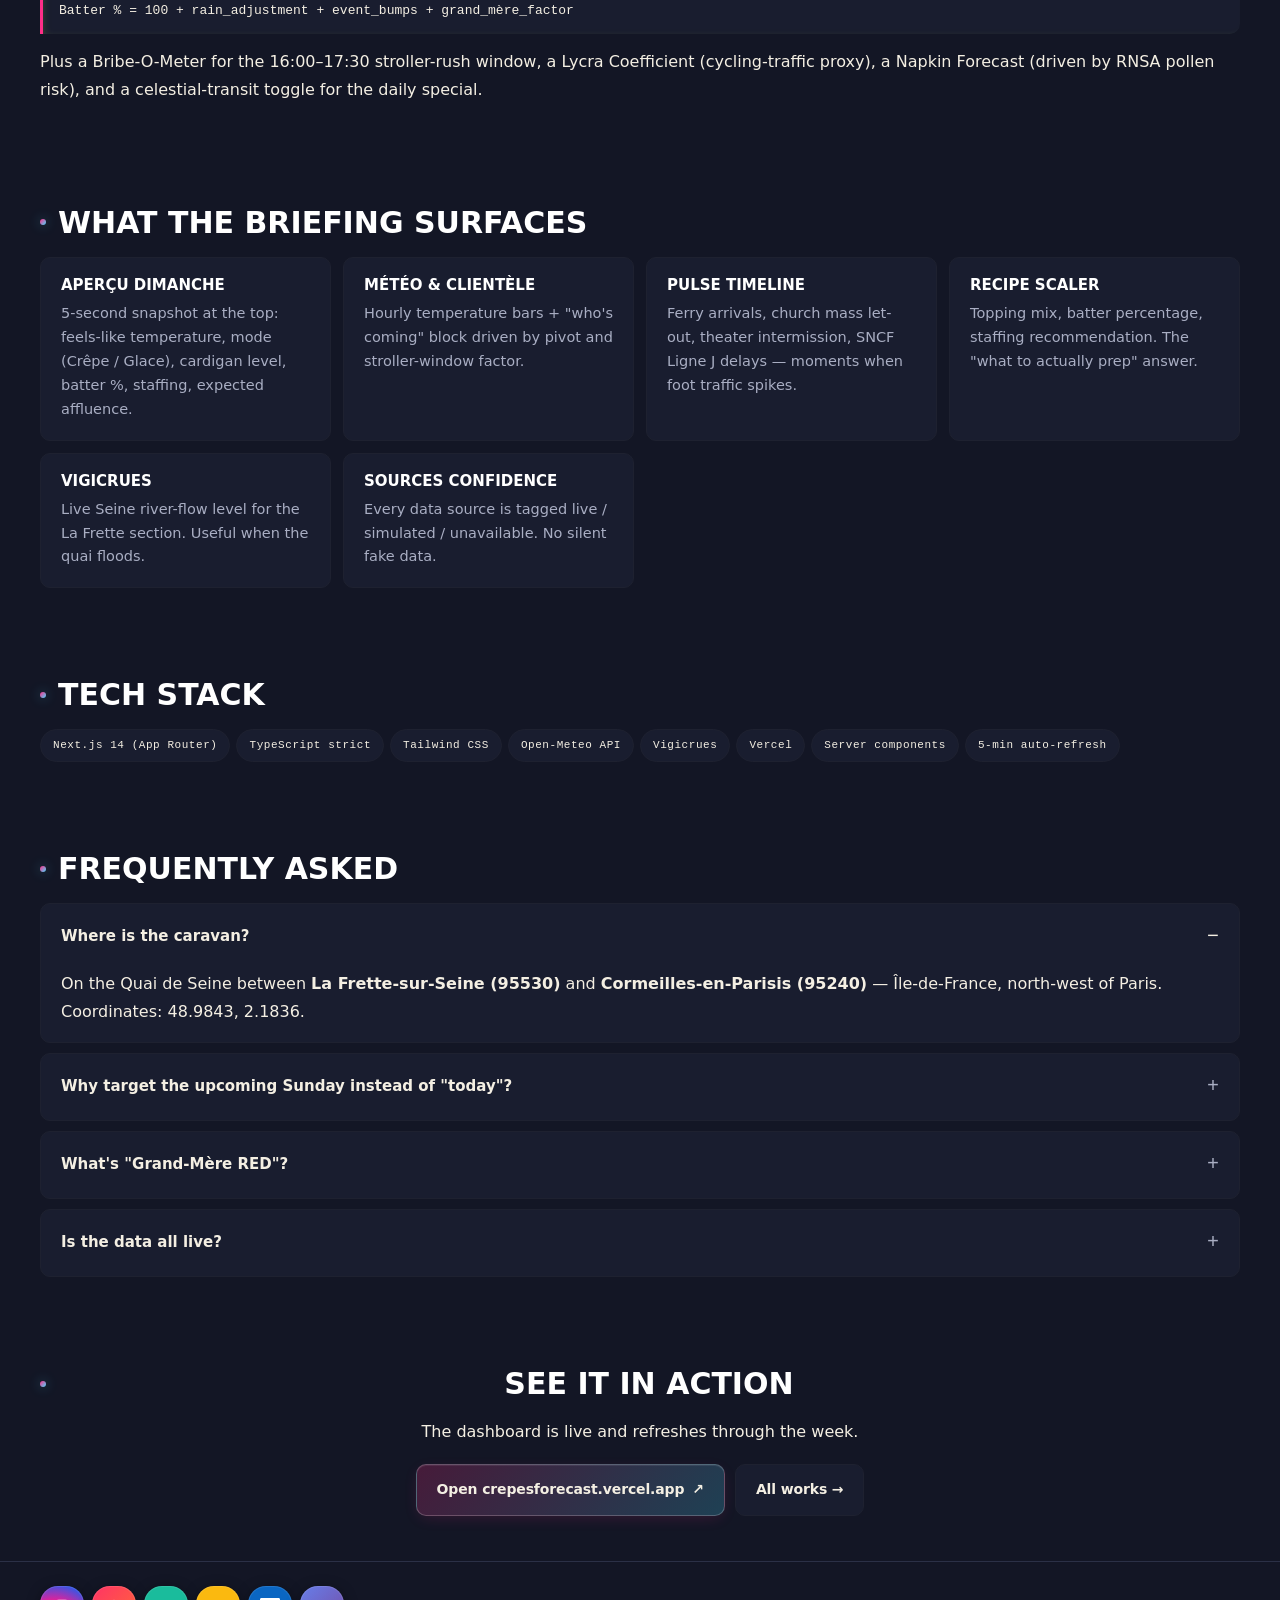
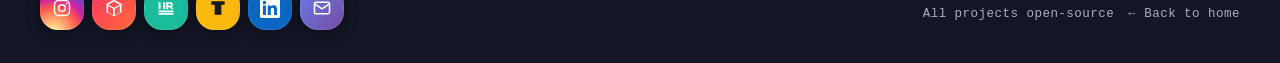
<file: glaces-en-seine.html>
<!DOCTYPE html>
<html lang="en">
<head>
<meta charset="UTF-8" />
<meta name="viewport" content="width=device-width, initial-scale=1.0" />
<meta http-equiv="Content-Security-Policy" content="default-src 'self'; img-src 'self' data: https:; media-src 'self'; style-src 'self' 'unsafe-inline' https://fonts.googleapis.com; font-src 'self' https://fonts.gstatic.com; script-src 'self' 'unsafe-inline'; connect-src 'self' https://api.web3forms.com; base-uri 'self'; form-action 'self' https://api.web3forms.com; object-src 'none'" />
<meta name="referrer" content="strict-origin-when-cross-origin" />
<title>Crêpe Forecast — weather-aware Sunday briefing for the Glaces en Seine caravan · diyfunproject</title>
<meta name="description" content="Crêpe Forecast: a weather-aware Sunday-briefing dashboard for the Glaces en Seine family caravan (crêpes, gaufres, glaces). Weather forecast in, batter percentage and staffing plan out. Built with Next.js, deployed on Vercel." />
<meta name="keywords" content="Crêpe Forecast, Glaces en Seine, food truck weather dashboard, Next.js dashboard, Open-Meteo, weather-driven business app, food caravan tools, Sunday briefing, crepe caravan, La Frette-sur-Seine" />
<meta name="author" content="diyfunproject" />
<meta name="robots" content="index, follow, max-image-preview:large, max-snippet:-1" />
<meta name="theme-color" content="#131625" />
<link rel="canonical" href="https://www.diyfunproject.com/glaces-en-seine.html" />

<meta property="og:type" content="article" />
<meta property="og:site_name" content="diyfunproject" />
<meta property="og:locale" content="en_US" />
<meta property="og:url" content="https://www.diyfunproject.com/glaces-en-seine.html" />
<meta property="og:title" content="Crêpe Forecast — Sunday briefing for the Glaces en Seine caravan" />
<meta property="og:description" content="Weather forecast in, batter percentage and staffing plan out. A Sunday briefing for the Glaces en Seine crêpe caravan." />
<meta property="og:image" content="https://www.diyfunproject.com/images/bannerup.jpg" />
<meta property="og:image:width" content="1200" />
<meta property="og:image:height" content="630" />
<meta name="twitter:card" content="summary_large_image" />
<meta name="twitter:title" content="Crêpe Forecast — Sunday briefing for the Glaces en Seine caravan" />
<meta name="twitter:description" content="Weather forecast in, batter percentage out." />
<meta name="twitter:image" content="https://www.diyfunproject.com/images/bannerup.jpg" />


<link rel="preconnect" href="https://fonts.googleapis.com">
<link rel="preconnect" href="https://fonts.gstatic.com" crossorigin>
<link href="https://fonts.googleapis.com/css2?family=Space+Grotesk:wght@400;500;600;700&family=JetBrains+Mono:wght@400;500&display=swap" rel="stylesheet">

<link rel="icon" type="image/svg+xml" href="favicon.svg">
<link rel="apple-touch-icon" href="apple-touch-icon.png">
<link rel="manifest" href="/site.webmanifest">
<link rel="mask-icon" href="favicon.svg" color="#ff2e88">

<link rel="stylesheet" href="styles.css">
<link rel="stylesheet" href="anime.css">


<script type="application/ld+json">
{
  "@context": "https://schema.org",
  "@graph": [
    {
      "@type": "BreadcrumbList",
      "itemListElement": [
        {"@type": "ListItem", "position": 1, "name": "Home", "item": "https://www.diyfunproject.com/"},
        {"@type": "ListItem", "position": 2, "name": "All works", "item": "https://www.diyfunproject.com/works.html"},
        {"@type": "ListItem", "position": 3, "name": "Crêpe Forecast", "item": "https://www.diyfunproject.com/glaces-en-seine.html"}
      ]
    },
    {
      "@type": "WebApplication",
      "name": "Crêpe Forecast",
      "alternateName": "Glaces en Seine briefing dashboard",
      "description": "A weather-aware Sunday-briefing dashboard for a family food caravan on the Seine. Combines Open-Meteo weather data with a custom recipe-scaler engine to recommend batter percentage, topping mix, and staffing plan for the upcoming Sunday.",
      "url": "https://www.diyfunproject.com/glaces-en-seine.html",
      "image": "https://www.diyfunproject.com/images/bannerup.jpg",
      "applicationCategory": "UtilitiesApplication",
      "operatingSystem": "Web",
      "offers": {"@type": "Offer", "price": "0", "priceCurrency": "USD"},
      "creator": {"@type": "Person", "name": "diyfunproject", "url": "https://www.diyfunproject.com/"},
      "featureList": "Open-Meteo weather forecast, target-Sunday rolling, recipe scaler, staffing plan, ferry pulse timeline, Vigicrues river flow, social signal, kid-bribe window, celestial special, sources confidence panel",
      "url": "https://crepesforecast.vercel.app/",
      "downloadUrl": "https://crepesforecast.vercel.app/"
    },
    {
      "@type": "FAQPage",
      "mainEntity": [
        {"@type": "Question", "name": "What is Crêpe Forecast?", "acceptedAnswer": {"@type": "Answer", "text": "A weather-aware Sunday-briefing dashboard built for the Glaces en Seine family caravan (crêpes, gaufres, glaces) on the Quai de Seine between La Frette-sur-Seine and Cormeilles-en-Parisis. Every metric targets the upcoming Sunday — weather forecast in, batter percentage and staffing plan out."}},
        {"@type": "Question", "name": "Why a Sunday briefing?", "acceptedAnswer": {"@type": "Answer", "text": "The caravan operates Sundays. Knowing on Wednesday whether Sunday will be sunny or rainy changes how much batter to prep, whether to bring an extra person, and which toppings to over-stock. The dashboard refreshes through the week so the forecast sharpens as Sunday approaches."}},
        {"@type": "Question", "name": "Where does the weather data come from?", "acceptedAnswer": {"@type": "Answer", "text": "Open-Meteo (api.open-meteo.com) — free, no API key required, generous rate limits. The dashboard queries the exact target Sunday using start_date and end_date parameters."}},
        {"@type": "Question", "name": "Is the source code available?", "acceptedAnswer": {"@type": "Answer", "text": "The live dashboard is at crepesforecast.vercel.app. The engine logic — Cardigan Threshold, Thermal Pivot, Bribe-O-Meter, Recipe Scaler — is documented in the project README."}}
      ]
    }
  ]
}
</script>
</head>
<body class="no-js anime">

<nav class="nav" id="nav" aria-label="Primary">
  <div class="nav-inner">
    <a href="index.html" class="nav-brand" aria-label="DIY Fun Project — Home">
      <span class="nav-brand-logo"><img src="favicon.svg" alt="" width="32" height="32" decoding="async"></span>
      <span class="nav-brand-text"><span class="nav-brand-title">DIY Fun Project</span><span class="nav-brand-tag">Independent maker</span></span>
    </a>
    <div class="nav-links">
      <a href="index.html">Home</a>
      <a href="works.html">All Works</a>
      <a href="news.html">News</a>
      <a href="index.html#about">About</a>
      <a href="contact.html">Contact</a>
    </div>
    <div class="nav-actions">
      <a class="nav-social" href="https://www.instagram.com/diyfunproject/" target="_blank" rel="noopener" aria-label="Instagram · @diyfunproject" title="Instagram · @diyfunproject">
        <svg viewBox="0 0 24 24" fill="none" stroke="currentColor" stroke-width="1.8" aria-hidden="true"><rect x="3" y="3" width="18" height="18" rx="5"/><circle cx="12" cy="12" r="4"/><circle cx="17.5" cy="6.5" r="1.2" fill="currentColor" stroke="none"/></svg>
      </a>
      <button class="nav-burger" id="nav-burger" type="button" aria-label="Open menu" aria-expanded="false" aria-controls="nav-drawer"><span></span><span></span><span></span></button>
    </div>
  </div>
  <div class="nav-drawer" id="nav-drawer" hidden>
    <a href="index.html">Home</a>
    <a href="works.html">All Works</a>
    <a href="news.html">News</a>
    <a href="index.html#about">About</a>
    <a href="contact.html">Contact</a>
    <div class="nav-drawer-socials">
      <a href="https://www.instagram.com/diyfunproject/" target="_blank" rel="noopener" aria-label="Instagram" title="Instagram" class="nds-icon nds-ig">
        <svg viewBox="0 0 24 24" fill="none" stroke="currentColor" stroke-width="1.8" aria-hidden="true"><rect x="3" y="3" width="18" height="18" rx="5"/><circle cx="12" cy="12" r="4"/><circle cx="17.5" cy="6.5" r="1.2" fill="currentColor" stroke="none"/></svg>
      </a>
      <a href="https://www.hackster.io/thomassxt" target="_blank" rel="noopener" aria-label="Hackster" title="Hackster" class="nds-icon nds-hk">
        <svg viewBox="0 0 24 24" fill="currentColor" aria-hidden="true"><path d="M12 2 2 7v10l10 5 10-5V7L12 2zm0 2.3 7.5 3.7v7.9L12 19.7 4.5 16V8L12 4.3z"/><path d="M8 9v6h2v-2.3h4V15h2V9h-2v2.3h-4V9z"/></svg>
      </a>
      <a href="https://cults3d.com/fr/utilisateurs/diyfunproject" target="_blank" rel="noopener" aria-label="Cults3D" title="Cults3D" class="nds-icon nds-c3">
        <svg viewBox="0 0 24 24" fill="currentColor" aria-hidden="true"><path d="M12 2 2 7l10 5 10-5-10-5zM2 17l10 5 10-5V9l-10 5L2 9v8z"/></svg>
      </a>
      <a href="https://www.linkedin.com/in/thomasfendrich" target="_blank" rel="noopener" aria-label="LinkedIn" title="LinkedIn" class="nds-icon nds-li">
        <svg viewBox="0 0 24 24" fill="currentColor" aria-hidden="true"><path d="M20.45 20.45h-3.56v-5.57c0-1.33-.02-3.04-1.85-3.04-1.85 0-2.14 1.45-2.14 2.95v5.66H9.34V9h3.41v1.56h.05c.48-.9 1.63-1.85 3.36-1.85 3.6 0 4.27 2.37 4.27 5.45v6.29zM5.34 7.43a2.06 2.06 0 1 1 0-4.13 2.06 2.06 0 0 1 0 4.13zM7.12 20.45H3.56V9h3.56v11.45zM22.22 0H1.77C.79 0 0 .77 0 1.72v20.56C0 23.23.79 24 1.77 24h20.45c.98 0 1.78-.77 1.78-1.72V1.72C24 .77 23.2 0 22.22 0z"/></svg>
      </a>
    </div>
  </div>
</nav>

<header class="page-header">
  <div class="wrap">
    <a href="works.html" class="pj-back">← All works</a>
    <div class="eyebrow" style="margin-bottom:12px;">Web app · Next.js · Weather-driven</div>
    <h1>Crêpe Forecast — weather in, batter % out for the <i>Glaces en Seine</i> caravan</h1>
    <p>A Sunday-briefing dashboard built for the family caravan <i>Glaces en Seine</i> on the Quai de Seine. Every metric targets the upcoming Sunday — load it on Wednesday and it's already telling you what Sunday will look like, what to prep, and how many people to bring.</p>
    <div class="pj-cta-row">
      <a class="pj-cta primary" href="https://crepesforecast.vercel.app/" target="_blank" rel="noopener">Open the live dashboard <span aria-hidden="true">↗</span></a>
      <a class="pj-cta" href="works.html#software">More software works</a>
    </div>
  </div>
</header>

<main>
  <section class="pj-hero">
    <div class="wrap">
      <img src="images/bannerup.jpg" alt="Crêpe Forecast — Sunday-briefing dashboard banner" loading="eager" decoding="async">
    </div>
  </section>

  <section class="pj-section">
    <div class="wrap">
      <h2>The problem</h2>
      <p>The caravan operates one day a week. Sunday weather changes everything: how much batter to prep on Friday, whether to bring an extra person, which toppings to over-stock, when the ferry will dump foot traffic on the quai, whether the Sunday market will be crowded enough to spill over.</p>
      <p>Checking five weather sites and three local-events pages on Wednesday morning was the workflow. Crêpe Forecast collapses that into one page that updates several times during the week so the forecast sharpens as Sunday approaches. Rolls forward to the next Sunday at Monday 00:00 local.</p>
    </div>
  </section>

  <section class="pj-section">
    <div class="wrap">
      <h2>The engine — opinionated, auditable</h2>
      <p>All the formulas live in one file (<code>lib/engine.ts</code>) so the caravan operator can read and challenge them. A few of the headline metrics:</p>

      <h3 style="font-size:15px; margin:14px 0 6px;">Cardigan Threshold (<code>Ct</code>)</h3>
      <div class="pj-formula">Ct = (T × S) − W &nbsp;&nbsp;// S = 1.0 if sun, 0.5 otherwise. Ct &gt; 15 → "Grand-Mère RED" alert</div>

      <h3 style="font-size:15px; margin:14px 0 6px;">Thermal Pivot (<code>Pt</code>)</h3>
      <div class="pj-formula">Pt = ((T + S) − 21) / 5 &nbsp;&nbsp;// S = +3 sun, 0 clouds. Pt &lt; 0 = Crêpe day, &gt; 0 = Glace day, &gt; 2 = Heat Drink Alert</div>

      <h3 style="font-size:15px; margin:14px 0 6px;">Recipe Scaler (batter %)</h3>
      <div class="pj-formula">Batter % = 100 + rain_adjustment + event_bumps + grand_mère_factor</div>

      <p>Plus a Bribe-O-Meter for the 16:00–17:30 stroller-rush window, a Lycra Coefficient (cycling-traffic proxy), a Napkin Forecast (driven by RNSA pollen risk), and a celestial-transit toggle for the daily special.</p>
    </div>
  </section>

  <section class="pj-section">
    <div class="wrap">
      <h2>What the briefing surfaces</h2>
      <div class="pj-features">
        <div class="pj-feature"><h3>Aperçu Dimanche</h3><p>5-second snapshot at the top: feels-like temperature, mode (Crêpe / Glace), cardigan level, batter %, staffing, expected affluence.</p></div>
        <div class="pj-feature"><h3>Météo &amp; Clientèle</h3><p>Hourly temperature bars + "who's coming" block driven by pivot and stroller-window factor.</p></div>
        <div class="pj-feature"><h3>Pulse timeline</h3><p>Ferry arrivals, church mass let-out, theater intermission, SNCF Ligne J delays — moments when foot traffic spikes.</p></div>
        <div class="pj-feature"><h3>Recipe scaler</h3><p>Topping mix, batter percentage, staffing recommendation. The "what to actually prep" answer.</p></div>
        <div class="pj-feature"><h3>Vigicrues</h3><p>Live Seine river-flow level for the La Frette section. Useful when the quai floods.</p></div>
        <div class="pj-feature"><h3>Sources confidence</h3><p>Every data source is tagged live / simulated / unavailable. No silent fake data.</p></div>
      </div>
    </div>
  </section>

  <section class="pj-section">
    <div class="wrap">
      <h2>Tech stack</h2>
      <div class="pj-stack">
        <span>Next.js 14 (App Router)</span>
        <span>TypeScript strict</span>
        <span>Tailwind CSS</span>
        <span>Open-Meteo API</span>
        <span>Vigicrues</span>
        <span>Vercel</span>
        <span>Server components</span>
        <span>5-min auto-refresh</span>
      </div>
    </div>
  </section>

  <section class="pj-section">
    <div class="wrap">
      <h2>Frequently asked</h2>
      <div class="faq-list">
        <details class="faq-item" open>
          <summary>Where is the caravan?</summary>
          <div class="faq-body"><p>On the Quai de Seine between <b>La Frette-sur-Seine (95530)</b> and <b>Cormeilles-en-Parisis (95240)</b> — Île-de-France, north-west of Paris. Coordinates: 48.9843, 2.1836.</p></div>
        </details>
        <details class="faq-item">
          <summary>Why target the upcoming Sunday instead of "today"?</summary>
          <div class="faq-body"><p>The caravan only operates Sundays. The interesting question is "what should I prep on Friday for Sunday?", not "what's the weather right now?". So the engine queries Open-Meteo with <code>start_date=end_date=</code> set to the next Sunday. The board rolls forward at Monday 00:00 local.</p></div>
        </details>
        <details class="faq-item">
          <summary>What's "Grand-Mère RED"?</summary>
          <div class="faq-body"><p>An alert state when the cardigan threshold (Ct) exceeds 15 — meaning it's so warm-and-windy that an older customer is at risk of catching a chill if they linger. Triggers a pulsing red chip in the header and changes the recommended staffing pattern toward shorter wait times.</p></div>
        </details>
        <details class="faq-item">
          <summary>Is the data all live?</summary>
          <div class="faq-body"><p>Open-Meteo (weather) and Vigicrues (river) are live. SNCF, RNSA pollen, and social signals are stubbed for now and clearly tagged as "SIMULATED" in the UI — no silent fake data. Replacing each stub with a real feed is on the roadmap.</p></div>
        </details>
      </div>
    </div>
  </section>

  <section class="pj-section">
    <div class="wrap" style="text-align:center;">
      <h2>See it in action</h2>
      <p>The dashboard is live and refreshes through the week.</p>
      <div class="pj-cta-row" style="justify-content:center;">
        <a class="pj-cta primary" href="https://crepesforecast.vercel.app/" target="_blank" rel="noopener">Open crepesforecast.vercel.app <span aria-hidden="true">↗</span></a>
        <a class="pj-cta" href="works.html">All works →</a>
      </div>
    </div>
  </section>
</main>

<footer>
  <div class="wrap">
    <div class="footer-socials social-colorful">
      <a class="sc-instagram" href="https://www.instagram.com/diyfunproject/" target="_blank" rel="noopener" aria-label="Instagram"><span class="sc-icon-wrap"><svg viewBox="0 0 24 24" fill="none" stroke="currentColor" stroke-width="1.8"><rect x="3" y="3" width="18" height="18" rx="5"/><circle cx="12" cy="12" r="4"/><circle cx="17.5" cy="6.5" r="1.2" fill="currentColor" stroke="none"/></svg></span><span class="sc-label">Instagram</span></a>
      <a class="sc-cults" href="https://cults3d.com/fr/utilisateurs/diyfunproject" target="_blank" rel="noopener" aria-label="Cults3D"><span class="sc-icon-wrap"><svg viewBox="0 0 24 24" fill="currentColor"><path d="M12 2 3 7v10l9 5 9-5V7l-9-5zm0 2.18 6.9 3.83L12 11.83 5.1 8.01 12 4.18zM5 9.66l6 3.33v7.77l-6-3.33V9.66zm14 0v7.77l-6 3.33v-7.77l6-3.33z"/></svg></span><span class="sc-label">Cults3D</span></a>
      <a class="sc-hackster" href="https://www.hackster.io/thomassxt" target="_blank" rel="noopener" aria-label="Hackster"><span class="sc-icon-wrap"><svg viewBox="0 0 24 24" fill="currentColor"><path d="M3 5h2.4v5.3h3.2V5H11v8.4H8.6v-2.8H5.4v2.8H3V5zm9.2 0h5.5c1.5 0 2.5 1 2.5 2.5v.9c0 1-.5 1.8-1.3 2.2l2 2.8h-2.8L16.5 11h-1.9v2.4H12.2V5zm2.4 2v2h2.6c.6 0 1-.3 1-1s-.4-1-1-1h-2.6zM3 15h18v2H3v-2zm0 3h18v2H3v-2z"/></svg></span><span class="sc-label">Hackster</span></a>
      <a class="sc-instructables" href="https://www.instructables.com/member/Thomas%20sxt/instructables/" target="_blank" rel="noopener" aria-label="Instructables"><span class="sc-icon-wrap"><svg viewBox="0 0 24 24" fill="currentColor"><path d="M4 4h16v4h-4v12H8V8H4V4zm6 6h4v8h-4v-8z"/></svg></span><span class="sc-label">Instructables</span></a>
      <a class="sc-linkedin" href="https://www.linkedin.com/in/thomasfendrich" target="_blank" rel="noopener" aria-label="LinkedIn"><span class="sc-icon-wrap"><svg viewBox="0 0 24 24" fill="currentColor"><path d="M20.45 20.45h-3.56v-5.57c0-1.33-.02-3.04-1.85-3.04-1.85 0-2.14 1.45-2.14 2.95v5.66H9.34V9h3.41v1.56h.05c.48-.9 1.63-1.85 3.36-1.85 3.6 0 4.27 2.37 4.27 5.45v6.29zM5.34 7.43a2.06 2.06 0 1 1 0-4.13 2.06 2.06 0 0 1 0 4.13zM7.12 20.45H3.56V9h3.56v11.45zM22.22 0H1.77C.79 0 0 .77 0 1.72v20.56C0 23.23.79 24 1.77 24h20.45c.98 0 1.78-.77 1.78-1.72V1.72C24 .77 23.2 0 22.22 0z"/></svg></span><span class="sc-label">LinkedIn</span></a>
      <a class="sc-email" href="contact.html" aria-label="Email"><span class="sc-icon-wrap"><svg viewBox="0 0 24 24" fill="none" stroke="currentColor" stroke-width="1.8"><rect x="3" y="5" width="18" height="14" rx="2"/><path d="m3 7 9 6 9-6"/></svg></span><span class="sc-label">Email</span></a>
    </div>
    <div class="footer-meta">
      <span>All projects open-source</span>
      <span><a href="index.html">← Back to home</a></span>
    </div>
  </div>
</footer>

<script src="script.js" defer></script>
</body>
</html>
</file>
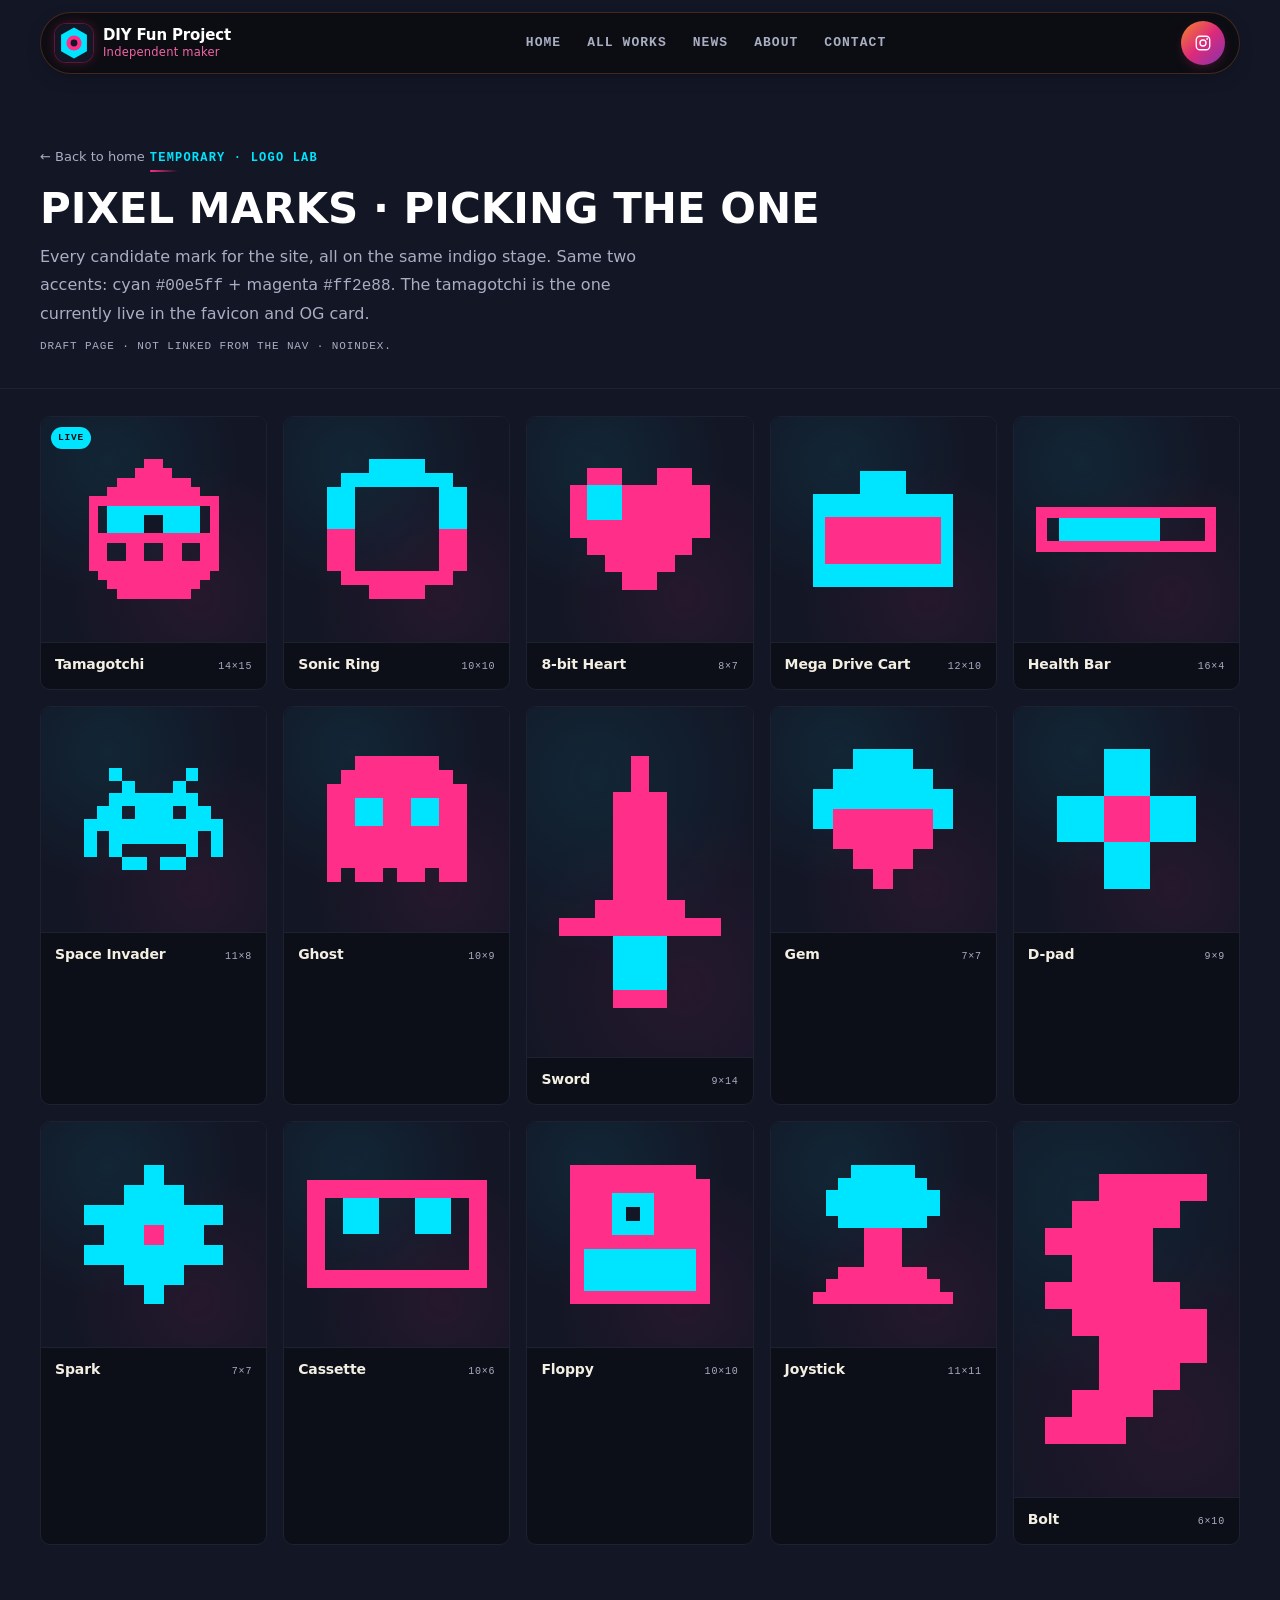
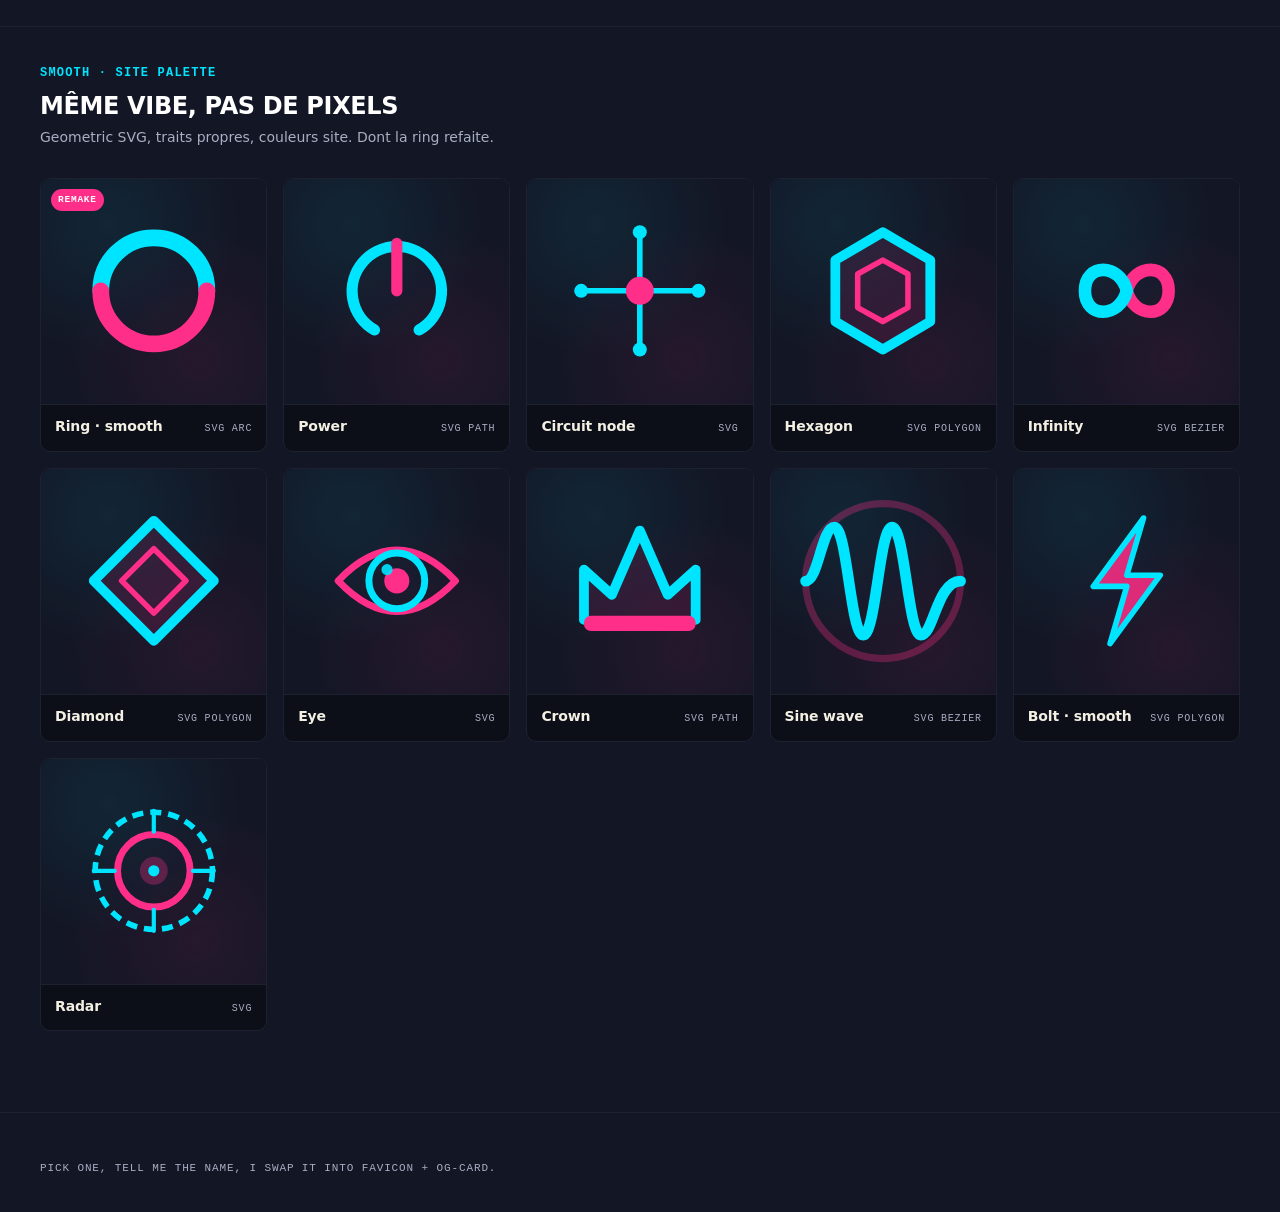
<file: logo.html>
<!DOCTYPE html>
<html lang="en">
<head>
<meta charset="UTF-8" />
<meta name="viewport" content="width=device-width, initial-scale=1.0" />
<meta http-equiv="Content-Security-Policy" content="default-src 'self'; img-src 'self' data: https:; media-src 'self'; style-src 'self' 'unsafe-inline' https://fonts.googleapis.com; font-src 'self' https://fonts.gstatic.com; script-src 'self' 'unsafe-inline'; connect-src 'self' https://api.web3forms.com; base-uri 'self'; form-action 'self' https://api.web3forms.com; object-src 'none'" />
<meta name="referrer" content="strict-origin-when-cross-origin" />
<title>Logo Lab</title>
<meta name="description" content="Temporary logo lab — candidate pixel marks for the site." />
<meta name="theme-color" content="#131625" />
<meta name="robots" content="noindex" />

<link rel="preconnect" href="https://fonts.googleapis.com">
<link rel="preconnect" href="https://fonts.gstatic.com" crossorigin>
<link href="https://fonts.googleapis.com/css2?family=Space+Grotesk:wght@400;500;600;700&family=JetBrains+Mono:wght@400;500&display=swap" rel="stylesheet">

<link rel="icon" type="image/svg+xml" href="favicon.svg">
<link rel="apple-touch-icon" href="apple-touch-icon.png">
<link rel="manifest" href="/site.webmanifest">
<link rel="mask-icon" href="favicon.svg" color="#ff2e88">

<link rel="stylesheet" href="styles.css">
<link rel="stylesheet" href="anime.css">
<style>
  .pg-back { display: inline-flex; align-items: center; gap: 6px; font-size: 13px; color: var(--muted); margin-bottom: 18px; transition: color 0.2s var(--ease); }
  .pg-back:hover { color: var(--text); }

  .logo-grid {
    display: grid;
    grid-template-columns: repeat(auto-fill, minmax(220px, 1fr));
    gap: 16px;
    padding-bottom: clamp(24px, 4vh, 48px);
  }
  .logo-card {
    position: relative;
    border: 1px solid var(--border);
    background: #0c0e18;
    border-radius: var(--radius);
    overflow: hidden;
    transition: border-color 0.2s var(--ease), transform 0.25s var(--ease);
    display: flex;
    flex-direction: column;
  }
  .logo-card:hover { border-color: var(--border-hi); transform: translateY(-3px); }
  .logo-card .stage {
    aspect-ratio: 1 / 1;
    display: flex;
    align-items: center;
    justify-content: center;
    background:
      radial-gradient(circle at 30% 20%, rgba(0, 229, 255, 0.08), transparent 55%),
      radial-gradient(circle at 70% 80%, rgba(255, 46, 136, 0.08), transparent 55%),
      #131625;
  }
  .logo-card .stage svg {
    width: 62%;
    height: 62%;
    image-rendering: pixelated;
    image-rendering: crisp-edges;
  }
  .logo-card.wide .stage svg { width: 80%; height: auto; }
  .logo-card.tall .stage svg { width: auto; height: 72%; }
  .logo-card .meta {
    padding: 10px 14px 12px;
    border-top: 1px solid var(--border);
    display: flex;
    justify-content: space-between;
    align-items: baseline;
    gap: 8px;
  }
  .logo-card .meta .name {
    font-weight: 600;
    font-size: 14px;
    letter-spacing: -0.01em;
  }
  .logo-card .meta .grid {
    font-family: var(--font-mono);
    font-size: 10px;
    letter-spacing: 0.08em;
    color: var(--muted);
    text-transform: uppercase;
  }
  .logo-card .live-badge {
    position: absolute;
    top: 10px; left: 10px;
    z-index: 2;
    font-family: var(--font-mono);
    font-size: 9.5px;
    font-weight: 700;
    letter-spacing: 0.08em;
    text-transform: uppercase;
    color: #0c0c0e;
    background: #00e5ff;
    padding: 3px 7px;
    border-radius: 999px;
  }

  .lab-note {
    font-family: var(--font-mono);
    font-size: 11px;
    color: var(--muted);
    letter-spacing: 0.08em;
    text-transform: uppercase;
    margin-top: 10px;
  }
</style>
</head>
<body class="no-js anime">

<nav class="nav" id="nav" aria-label="Primary">
  <div class="nav-inner">
    <a href="index.html" class="nav-brand" aria-label="DIY Fun Project — Home">
      <span class="nav-brand-logo"><img src="favicon.svg" alt="" width="32" height="32" decoding="async"></span>
      <span class="nav-brand-text"><span class="nav-brand-title">DIY Fun Project</span><span class="nav-brand-tag">Independent maker</span></span>
    </a>
    <div class="nav-links">
      <a href="index.html">Home</a>
      <a href="works.html">All Works</a>
      <a href="news.html">News</a>
      <a href="index.html#about">About</a>
      <a href="contact.html">Contact</a>
    </div>
    <div class="nav-actions">
      <a class="nav-social" href="https://www.instagram.com/diyfunproject/" target="_blank" rel="noopener" aria-label="Instagram · @diyfunproject" title="Instagram · @diyfunproject">
        <svg viewBox="0 0 24 24" fill="none" stroke="currentColor" stroke-width="1.8" aria-hidden="true"><rect x="3" y="3" width="18" height="18" rx="5"/><circle cx="12" cy="12" r="4"/><circle cx="17.5" cy="6.5" r="1.2" fill="currentColor" stroke="none"/></svg>
      </a>
      <button class="nav-burger" id="nav-burger" type="button" aria-label="Open menu" aria-expanded="false" aria-controls="nav-drawer"><span></span><span></span><span></span></button>
    </div>
  </div>
  <div class="nav-drawer" id="nav-drawer" hidden>
    <a href="index.html">Home</a>
    <a href="works.html">All Works</a>
    <a href="news.html">News</a>
    <a href="index.html#about">About</a>
    <a href="contact.html">Contact</a>
    <div class="nav-drawer-socials">
      <a href="https://www.instagram.com/diyfunproject/" target="_blank" rel="noopener" aria-label="Instagram" title="Instagram" class="nds-icon nds-ig">
        <svg viewBox="0 0 24 24" fill="none" stroke="currentColor" stroke-width="1.8" aria-hidden="true"><rect x="3" y="3" width="18" height="18" rx="5"/><circle cx="12" cy="12" r="4"/><circle cx="17.5" cy="6.5" r="1.2" fill="currentColor" stroke="none"/></svg>
      </a>
      <a href="https://www.hackster.io/thomassxt" target="_blank" rel="noopener" aria-label="Hackster" title="Hackster" class="nds-icon nds-hk">
        <svg viewBox="0 0 24 24" fill="currentColor" aria-hidden="true"><path d="M12 2 2 7v10l10 5 10-5V7L12 2zm0 2.3 7.5 3.7v7.9L12 19.7 4.5 16V8L12 4.3z"/><path d="M8 9v6h2v-2.3h4V15h2V9h-2v2.3h-4V9z"/></svg>
      </a>
      <a href="https://cults3d.com/fr/utilisateurs/diyfunproject" target="_blank" rel="noopener" aria-label="Cults3D" title="Cults3D" class="nds-icon nds-c3">
        <svg viewBox="0 0 24 24" fill="currentColor" aria-hidden="true"><path d="M12 2 2 7l10 5 10-5-10-5zM2 17l10 5 10-5V9l-10 5L2 9v8z"/></svg>
      </a>
      <a href="https://www.linkedin.com/in/thomasfendrich" target="_blank" rel="noopener" aria-label="LinkedIn" title="LinkedIn" class="nds-icon nds-li">
        <svg viewBox="0 0 24 24" fill="currentColor" aria-hidden="true"><path d="M20.45 20.45h-3.56v-5.57c0-1.33-.02-3.04-1.85-3.04-1.85 0-2.14 1.45-2.14 2.95v5.66H9.34V9h3.41v1.56h.05c.48-.9 1.63-1.85 3.36-1.85 3.6 0 4.27 2.37 4.27 5.45v6.29zM5.34 7.43a2.06 2.06 0 1 1 0-4.13 2.06 2.06 0 0 1 0 4.13zM7.12 20.45H3.56V9h3.56v11.45zM22.22 0H1.77C.79 0 0 .77 0 1.72v20.56C0 23.23.79 24 1.77 24h20.45c.98 0 1.78-.77 1.78-1.72V1.72C24 .77 23.2 0 22.22 0z"/></svg>
      </a>
    </div>
  </div>
</nav>

<header class="page-header">
  <div class="wrap">
    <a href="index.html" class="pg-back">← Back to home</a>
    <div class="eyebrow" style="margin-bottom:12px;">Temporary · Logo Lab</div>
    <h1>Pixel marks · picking the one</h1>
    <p>Every candidate mark for the site, all on the same indigo stage. Same two accents: cyan <code>#00e5ff</code> + magenta <code>#ff2e88</code>. The tamagotchi is the one currently live in the favicon and OG card.</p>
    <div class="lab-note">Draft page · not linked from the nav · <code>noindex</code>.</div>
  </div>
</header>

<section style="padding-top: clamp(16px, 3vh, 32px);">
  <div class="wrap">
    <div class="logo-grid">

      <!-- 1 · Tamagotchi (LIVE) -->
      <div class="logo-card">
        <span class="live-badge">Live</span>
        <div class="stage">
          <svg viewBox="0 0 14 15" shape-rendering="crispEdges" xmlns="http://www.w3.org/2000/svg">
            <g fill="#ff2e88">
              <rect x="6" y="0" width="2" height="1"/><rect x="5" y="1" width="4" height="1"/>
              <rect x="3" y="2" width="8" height="1"/><rect x="2" y="3" width="10" height="1"/>
              <rect x="0" y="4" width="14" height="1"/>
              <rect x="0" y="5" width="1" height="3"/><rect x="13" y="5" width="1" height="3"/>
              <rect x="0" y="8" width="14" height="1"/>
              <rect x="0" y="9" width="2" height="2"/><rect x="4" y="9" width="2" height="2"/>
              <rect x="8" y="9" width="2" height="2"/><rect x="12" y="9" width="2" height="2"/>
              <rect x="0" y="11" width="14" height="1"/>
              <rect x="1" y="12" width="12" height="1"/>
              <rect x="2" y="13" width="10" height="1"/>
              <rect x="3" y="14" width="8" height="1"/>
            </g>
            <rect x="2" y="5" width="10" height="3" fill="#00e5ff"/>
            <rect x="6" y="6" width="2" height="2" fill="#131625"/>
          </svg>
        </div>
        <div class="meta"><span class="name">Tamagotchi</span><span class="grid">14×15</span></div>
      </div>

      <!-- 2 · Sonic ring remix -->
      <div class="logo-card">
        <div class="stage">
          <svg viewBox="0 0 10 10" shape-rendering="crispEdges" xmlns="http://www.w3.org/2000/svg">
            <g fill="#00e5ff">
              <rect x="3" y="0" width="4" height="1"/>
              <rect x="1" y="1" width="8" height="1"/>
              <rect x="0" y="2" width="2" height="3"/>
              <rect x="8" y="2" width="2" height="3"/>
            </g>
            <g fill="#ff2e88">
              <rect x="0" y="5" width="2" height="3"/>
              <rect x="8" y="5" width="2" height="3"/>
              <rect x="1" y="8" width="8" height="1"/>
              <rect x="3" y="9" width="4" height="1"/>
            </g>
          </svg>
        </div>
        <div class="meta"><span class="name">Sonic Ring</span><span class="grid">10×10</span></div>
      </div>

      <!-- 3 · 8-bit heart -->
      <div class="logo-card">
        <div class="stage">
          <svg viewBox="0 0 8 7" shape-rendering="crispEdges" xmlns="http://www.w3.org/2000/svg">
            <g fill="#ff2e88">
              <rect x="1" y="0" width="2" height="1"/><rect x="5" y="0" width="2" height="1"/>
              <rect x="0" y="1" width="8" height="3"/>
              <rect x="1" y="4" width="6" height="1"/>
              <rect x="2" y="5" width="4" height="1"/>
              <rect x="3" y="6" width="2" height="1"/>
            </g>
            <rect x="1" y="1" width="2" height="2" fill="#00e5ff"/>
          </svg>
        </div>
        <div class="meta"><span class="name">8-bit Heart</span><span class="grid">8×7</span></div>
      </div>

      <!-- 4 · Mega Drive cart -->
      <div class="logo-card">
        <div class="stage">
          <svg viewBox="0 0 12 10" shape-rendering="crispEdges" xmlns="http://www.w3.org/2000/svg">
            <rect x="4" y="0" width="4" height="2" fill="#00e5ff"/>
            <rect x="0" y="2" width="12" height="8" fill="#00e5ff"/>
            <rect x="1" y="4" width="10" height="4" fill="#ff2e88"/>
          </svg>
        </div>
        <div class="meta"><span class="name">Mega Drive Cart</span><span class="grid">12×10</span></div>
      </div>

      <!-- 5 · Health bar -->
      <div class="logo-card wide">
        <div class="stage">
          <svg viewBox="0 0 16 4" shape-rendering="crispEdges" xmlns="http://www.w3.org/2000/svg">
            <g fill="#ff2e88">
              <rect x="0" y="0" width="16" height="1"/>
              <rect x="0" y="3" width="16" height="1"/>
              <rect x="0" y="1" width="1"  height="2"/>
              <rect x="15" y="1" width="1" height="2"/>
            </g>
            <rect x="2" y="1" width="9" height="2" fill="#00e5ff"/>
          </svg>
        </div>
        <div class="meta"><span class="name">Health Bar</span><span class="grid">16×4</span></div>
      </div>

      <!-- 6 · Space Invader -->
      <div class="logo-card">
        <div class="stage">
          <svg viewBox="0 0 11 8" shape-rendering="crispEdges" xmlns="http://www.w3.org/2000/svg">
            <g fill="#00e5ff">
              <rect x="2" y="0" width="1" height="1"/><rect x="8" y="0" width="1" height="1"/>
              <rect x="3" y="1" width="1" height="1"/><rect x="7" y="1" width="1" height="1"/>
              <rect x="2" y="2" width="7" height="1"/>
              <rect x="1" y="3" width="2" height="1"/><rect x="4" y="3" width="3" height="1"/><rect x="8" y="3" width="2" height="1"/>
              <rect x="0" y="4" width="11" height="1"/>
              <rect x="0" y="5" width="1" height="1"/><rect x="2" y="5" width="7" height="1"/><rect x="10" y="5" width="1" height="1"/>
              <rect x="0" y="6" width="1" height="1"/><rect x="2" y="6" width="1" height="1"/><rect x="8" y="6" width="1" height="1"/><rect x="10" y="6" width="1" height="1"/>
              <rect x="3" y="7" width="2" height="1"/><rect x="6" y="7" width="2" height="1"/>
            </g>
          </svg>
        </div>
        <div class="meta"><span class="name">Space Invader</span><span class="grid">11×8</span></div>
      </div>

      <!-- 7 · Pac-Man ghost -->
      <div class="logo-card">
        <div class="stage">
          <svg viewBox="0 0 10 9" shape-rendering="crispEdges" xmlns="http://www.w3.org/2000/svg">
            <g fill="#ff2e88">
              <rect x="2" y="0" width="6" height="1"/>
              <rect x="1" y="1" width="8" height="1"/>
              <rect x="0" y="2" width="10" height="1"/>
              <rect x="0" y="3" width="2" height="2"/><rect x="4" y="3" width="2" height="2"/><rect x="8" y="3" width="2" height="2"/>
              <rect x="0" y="5" width="10" height="3"/>
              <rect x="0" y="8" width="1" height="1"/><rect x="2" y="8" width="2" height="1"/><rect x="5" y="8" width="2" height="1"/><rect x="8" y="8" width="2" height="1"/>
            </g>
            <rect x="2" y="3" width="2" height="2" fill="#00e5ff"/>
            <rect x="6" y="3" width="2" height="2" fill="#00e5ff"/>
          </svg>
        </div>
        <div class="meta"><span class="name">Ghost</span><span class="grid">10×9</span></div>
      </div>

      <!-- 8 · Pixel sword -->
      <div class="logo-card tall">
        <div class="stage">
          <svg viewBox="0 0 9 14" shape-rendering="crispEdges" xmlns="http://www.w3.org/2000/svg">
            <g fill="#ff2e88">
              <rect x="4" y="0" width="1" height="2"/>
              <rect x="3" y="2" width="3" height="6"/>
              <rect x="2" y="8" width="5" height="1"/>
              <rect x="0" y="9" width="9" height="1"/>
              <rect x="3" y="13" width="3" height="1"/>
            </g>
            <rect x="3" y="10" width="3" height="3" fill="#00e5ff"/>
          </svg>
        </div>
        <div class="meta"><span class="name">Sword</span><span class="grid">9×14</span></div>
      </div>

      <!-- 9 · Gem / diamond -->
      <div class="logo-card">
        <div class="stage">
          <svg viewBox="0 0 7 7" shape-rendering="crispEdges" xmlns="http://www.w3.org/2000/svg">
            <g fill="#00e5ff">
              <rect x="2" y="0" width="3" height="1"/>
              <rect x="1" y="1" width="5" height="1"/>
              <rect x="0" y="2" width="7" height="1"/>
              <rect x="0" y="3" width="1" height="1"/><rect x="6" y="3" width="1" height="1"/>
            </g>
            <g fill="#ff2e88">
              <rect x="1" y="3" width="5" height="1"/>
              <rect x="1" y="4" width="5" height="1"/>
              <rect x="2" y="5" width="3" height="1"/>
              <rect x="3" y="6" width="1" height="1"/>
            </g>
          </svg>
        </div>
        <div class="meta"><span class="name">Gem</span><span class="grid">7×7</span></div>
      </div>

      <!-- 10 · D-pad -->
      <div class="logo-card">
        <div class="stage">
          <svg viewBox="0 0 9 9" shape-rendering="crispEdges" xmlns="http://www.w3.org/2000/svg">
            <g fill="#00e5ff">
              <rect x="3" y="0" width="3" height="3"/>
              <rect x="0" y="3" width="3" height="3"/>
              <rect x="6" y="3" width="3" height="3"/>
              <rect x="3" y="6" width="3" height="3"/>
            </g>
            <rect x="3" y="3" width="3" height="3" fill="#ff2e88"/>
          </svg>
        </div>
        <div class="meta"><span class="name">D-pad</span><span class="grid">9×9</span></div>
      </div>

      <!-- 11 · Spark / star -->
      <div class="logo-card">
        <div class="stage">
          <svg viewBox="0 0 7 7" shape-rendering="crispEdges" xmlns="http://www.w3.org/2000/svg">
            <g fill="#00e5ff">
              <rect x="3" y="0" width="1" height="1"/>
              <rect x="2" y="1" width="3" height="1"/>
              <rect x="0" y="2" width="7" height="1"/>
              <rect x="1" y="3" width="2" height="1"/><rect x="4" y="3" width="2" height="1"/>
              <rect x="0" y="4" width="7" height="1"/>
              <rect x="2" y="5" width="3" height="1"/>
              <rect x="3" y="6" width="1" height="1"/>
            </g>
            <rect x="3" y="3" width="1" height="1" fill="#ff2e88"/>
          </svg>
        </div>
        <div class="meta"><span class="name">Spark</span><span class="grid">7×7</span></div>
      </div>

      <!-- 12 · Cassette tape -->
      <div class="logo-card wide">
        <div class="stage">
          <svg viewBox="0 0 10 6" shape-rendering="crispEdges" xmlns="http://www.w3.org/2000/svg">
            <g fill="#ff2e88">
              <rect x="0" y="0" width="10" height="1"/>
              <rect x="0" y="1" width="1"  height="4"/>
              <rect x="9" y="1" width="1"  height="4"/>
              <rect x="0" y="5" width="10" height="1"/>
            </g>
            <rect x="2" y="1" width="2" height="2" fill="#00e5ff"/>
            <rect x="6" y="1" width="2" height="2" fill="#00e5ff"/>
          </svg>
        </div>
        <div class="meta"><span class="name">Cassette</span><span class="grid">10×6</span></div>
      </div>

      <!-- 13 · Floppy disk -->
      <div class="logo-card">
        <div class="stage">
          <svg viewBox="0 0 10 10" shape-rendering="crispEdges" xmlns="http://www.w3.org/2000/svg">
            <g fill="#ff2e88">
              <rect x="0" y="0" width="9"  height="1"/>
              <rect x="0" y="1" width="10" height="9"/>
            </g>
            <rect x="3" y="2" width="3" height="3" fill="#00e5ff"/>
            <rect x="4" y="3" width="1" height="1" fill="#131625"/>
            <rect x="1" y="6" width="8" height="3" fill="#00e5ff"/>
          </svg>
        </div>
        <div class="meta"><span class="name">Floppy</span><span class="grid">10×10</span></div>
      </div>

      <!-- 14 · Joystick -->
      <div class="logo-card">
        <div class="stage">
          <svg viewBox="0 0 11 11" shape-rendering="crispEdges" xmlns="http://www.w3.org/2000/svg">
            <g fill="#00e5ff">
              <rect x="3" y="0" width="5" height="1"/>
              <rect x="2" y="1" width="7" height="1"/>
              <rect x="1" y="2" width="9" height="2"/>
              <rect x="2" y="4" width="7" height="1"/>
            </g>
            <g fill="#ff2e88">
              <rect x="4" y="5" width="3" height="3"/>
              <rect x="2" y="8" width="7" height="1"/>
              <rect x="1" y="9" width="9" height="1"/>
              <rect x="0" y="10" width="11" height="1"/>
            </g>
          </svg>
        </div>
        <div class="meta"><span class="name">Joystick</span><span class="grid">11×11</span></div>
      </div>

      <!-- 15 · Lightning bolt -->
      <div class="logo-card tall">
        <div class="stage">
          <svg viewBox="0 0 6 10" shape-rendering="crispEdges" xmlns="http://www.w3.org/2000/svg">
            <g fill="#ff2e88">
              <rect x="2" y="0" width="4" height="1"/>
              <rect x="1" y="1" width="4" height="1"/>
              <rect x="0" y="2" width="4" height="1"/>
              <rect x="1" y="3" width="3" height="1"/>
              <rect x="0" y="4" width="5" height="1"/>
              <rect x="1" y="5" width="5" height="1"/>
              <rect x="2" y="6" width="4" height="1"/>
              <rect x="2" y="7" width="3" height="1"/>
              <rect x="1" y="8" width="3" height="1"/>
              <rect x="0" y="9" width="3" height="1"/>
            </g>
          </svg>
        </div>
        <div class="meta"><span class="name">Bolt</span><span class="grid">6×10</span></div>
      </div>

    </div>
  </div>
</section>

<section style="padding-top: clamp(24px, 4vh, 48px); border-top: 1px solid var(--border);">
  <div class="wrap">
    <div style="margin-bottom: 28px;">
      <div class="eyebrow" style="margin-bottom:10px;">Smooth · Site palette</div>
      <h2 style="font-size: clamp(18px, 2.2vw, 24px); letter-spacing:-.015em;">Même vibe, pas de pixels</h2>
      <p style="color:var(--muted); font-size:14px; margin-top:6px;">Geometric SVG, traits propres, couleurs site. Dont la ring refaite.</p>
    </div>
    <div class="logo-grid">

      <!-- S1 · Ring smooth (remake) -->
      <div class="logo-card">
        <span class="live-badge" style="background:#ff2e88;color:#fff;">Remake</span>
        <div class="stage">
          <svg viewBox="0 0 100 100" fill="none" xmlns="http://www.w3.org/2000/svg">
            <path d="M 12 50 A 38 38 0 0 1 88 50" stroke="#00e5ff" stroke-width="12" stroke-linecap="round"/>
            <path d="M 88 50 A 38 38 0 0 1 12 50" stroke="#ff2e88" stroke-width="12" stroke-linecap="round"/>
          </svg>
        </div>
        <div class="meta"><span class="name">Ring · smooth</span><span class="grid">SVG arc</span></div>
      </div>

      <!-- S2 · Power button -->
      <div class="logo-card">
        <div class="stage">
          <svg viewBox="0 0 100 100" fill="none" xmlns="http://www.w3.org/2000/svg">
            <path d="M 34 78 A 32 32 0 1 1 66 78" stroke="#00e5ff" stroke-width="8" stroke-linecap="round"/>
            <line x1="50" y1="16" x2="50" y2="50" stroke="#ff2e88" stroke-width="8" stroke-linecap="round"/>
          </svg>
        </div>
        <div class="meta"><span class="name">Power</span><span class="grid">SVG path</span></div>
      </div>

      <!-- S3 · Circuit node -->
      <div class="logo-card">
        <div class="stage">
          <svg viewBox="0 0 100 100" fill="none" xmlns="http://www.w3.org/2000/svg">
            <line x1="50" y1="8"  x2="50" y2="42" stroke="#00e5ff" stroke-width="4" stroke-linecap="round"/>
            <line x1="50" y1="58" x2="50" y2="92" stroke="#00e5ff" stroke-width="4" stroke-linecap="round"/>
            <line x1="8"  y1="50" x2="42" y2="50" stroke="#00e5ff" stroke-width="4" stroke-linecap="round"/>
            <line x1="58" y1="50" x2="92" y2="50" stroke="#00e5ff" stroke-width="4" stroke-linecap="round"/>
            <circle cx="50" cy="8"  r="5" fill="#00e5ff"/>
            <circle cx="50" cy="92" r="5" fill="#00e5ff"/>
            <circle cx="8"  cy="50" r="5" fill="#00e5ff"/>
            <circle cx="92" cy="50" r="5" fill="#00e5ff"/>
            <circle cx="50" cy="50" r="10" fill="#ff2e88"/>
          </svg>
        </div>
        <div class="meta"><span class="name">Circuit node</span><span class="grid">SVG</span></div>
      </div>

      <!-- S4 · Hexagon -->
      <div class="logo-card">
        <div class="stage">
          <svg viewBox="0 0 100 100" fill="none" xmlns="http://www.w3.org/2000/svg">
            <polygon points="50,8 84,28 84,72 50,92 16,72 16,28"
              fill="#ff2e88" fill-opacity="0.1"
              stroke="#00e5ff" stroke-width="7" stroke-linejoin="round"/>
            <polygon points="50,28 68,38 68,62 50,72 32,62 32,38"
              fill="none" stroke="#ff2e88" stroke-width="4" stroke-linejoin="round"/>
          </svg>
        </div>
        <div class="meta"><span class="name">Hexagon</span><span class="grid">SVG polygon</span></div>
      </div>

      <!-- S5 · Infinity -->
      <div class="logo-card">
        <div class="stage">
          <svg viewBox="0 0 100 100" fill="none" xmlns="http://www.w3.org/2000/svg">
            <path d="M 50 50 C 55 30 80 30 80 50 C 80 70 55 70 50 50"
              stroke="#ff2e88" stroke-width="9" stroke-linecap="round"/>
            <path d="M 50 50 C 45 30 20 30 20 50 C 20 70 45 70 50 50"
              stroke="#00e5ff" stroke-width="9" stroke-linecap="round"/>
          </svg>
        </div>
        <div class="meta"><span class="name">Infinity</span><span class="grid">SVG bezier</span></div>
      </div>

      <!-- S6 · Diamond -->
      <div class="logo-card">
        <div class="stage">
          <svg viewBox="0 0 100 100" fill="none" xmlns="http://www.w3.org/2000/svg">
            <polygon points="50,7 93,50 50,93 7,50"
              fill="#ff2e88" fill-opacity="0.12"
              stroke="#00e5ff" stroke-width="7" stroke-linejoin="round"/>
            <polygon points="50,27 73,50 50,73 27,50"
              fill="none" stroke="#ff2e88" stroke-width="4" stroke-linejoin="round"/>
          </svg>
        </div>
        <div class="meta"><span class="name">Diamond</span><span class="grid">SVG polygon</span></div>
      </div>

      <!-- S7 · Eye (anime) -->
      <div class="logo-card">
        <div class="stage">
          <svg viewBox="0 0 100 100" fill="none" xmlns="http://www.w3.org/2000/svg">
            <path d="M 8 50 Q 50 6 92 50 Q 50 94 8 50 Z"
              stroke="#ff2e88" stroke-width="5" stroke-linejoin="round"/>
            <circle cx="50" cy="50" r="20" stroke="#00e5ff" stroke-width="5"/>
            <circle cx="50" cy="50" r="9"  fill="#ff2e88"/>
            <circle cx="43" cy="42" r="4"  fill="#00e5ff" opacity="0.9"/>
          </svg>
        </div>
        <div class="meta"><span class="name">Eye</span><span class="grid">SVG</span></div>
      </div>

      <!-- S8 · Crown -->
      <div class="logo-card">
        <div class="stage">
          <svg viewBox="0 0 100 100" fill="none" xmlns="http://www.w3.org/2000/svg">
            <path d="M 10 78 L 10 42 L 30 60 L 50 14 L 70 60 L 90 42 L 90 78"
              fill="#ff2e88" fill-opacity="0.1"
              stroke="#00e5ff" stroke-width="7" stroke-linejoin="round" stroke-linecap="round"/>
            <rect x="10" y="75" width="80" height="11" rx="5" fill="#ff2e88"/>
          </svg>
        </div>
        <div class="meta"><span class="name">Crown</span><span class="grid">SVG path</span></div>
      </div>

      <!-- S9 · Sine wave -->
      <div class="logo-card wide">
        <div class="stage">
          <svg viewBox="0 0 100 100" fill="none" xmlns="http://www.w3.org/2000/svg">
            <circle cx="50" cy="50" r="43" stroke="#ff2e88" stroke-width="4" opacity="0.3"/>
            <path d="M 7 50 C 14 50 16 20 23 20 C 30 20 32 80 39 80 C 46 80 48 20 55 20 C 62 20 64 80 71 80 C 78 80 80 50 93 50"
              stroke="#00e5ff" stroke-width="6" stroke-linecap="round"/>
          </svg>
        </div>
        <div class="meta"><span class="name">Sine wave</span><span class="grid">SVG bezier</span></div>
      </div>

      <!-- S10 · Lightning bolt (smooth) -->
      <div class="logo-card">
        <div class="stage">
          <svg viewBox="0 0 100 100" fill="none" xmlns="http://www.w3.org/2000/svg">
            <polygon points="62,5 26,54 50,54 38,95 74,46 50,46"
              fill="#ff2e88" fill-opacity="0.85"/>
            <polygon points="62,5 26,54 50,54 38,95 74,46 50,46"
              stroke="#00e5ff" stroke-width="4" stroke-linejoin="round"/>
          </svg>
        </div>
        <div class="meta"><span class="name">Bolt · smooth</span><span class="grid">SVG polygon</span></div>
      </div>

      <!-- S11 · Target / radar -->
      <div class="logo-card">
        <div class="stage">
          <svg viewBox="0 0 100 100" fill="none" xmlns="http://www.w3.org/2000/svg">
            <circle cx="50" cy="50" r="42" stroke="#00e5ff" stroke-width="4" stroke-dasharray="8 5"/>
            <circle cx="50" cy="50" r="26" stroke="#ff2e88" stroke-width="5"/>
            <circle cx="50" cy="50" r="10" fill="#ff2e88" fill-opacity="0.3"/>
            <circle cx="50" cy="50" r="4"  fill="#00e5ff"/>
            <line x1="50" y1="7"  x2="50" y2="22" stroke="#00e5ff" stroke-width="3" stroke-linecap="round"/>
            <line x1="50" y1="78" x2="50" y2="93" stroke="#00e5ff" stroke-width="3" stroke-linecap="round"/>
            <line x1="7"  y1="50" x2="22" y2="50" stroke="#00e5ff" stroke-width="3" stroke-linecap="round"/>
            <line x1="78" y1="50" x2="93" y2="50" stroke="#00e5ff" stroke-width="3" stroke-linecap="round"/>
          </svg>
        </div>
        <div class="meta"><span class="name">Radar</span><span class="grid">SVG</span></div>
      </div>

    </div>
  </div>
</section>

<footer style="padding: clamp(24px, 4vh, 48px) 0; border-top: 1px solid var(--border);">
  <div class="wrap">
    <p class="lab-note">Pick one, tell me the name, I swap it into favicon + og-card.</p>
  </div>
</footer>

<script src="script.js"></script>
</body>
</html>
</file>
<file: styles.css>
/* ==========================================================================
   diyfunproject — maker portfolio
   Clean monochrome, Inter sans, compact type. No neon, no glass.
   ========================================================================== */

:root {
  --bg: #0c0c0e;
  --bg-2: #111114;
  --surface: #15161a;
  --surface-hi: #1c1d22;
  --border: #23242a;
  --border-hi: #2f3038;
  --text: #efe4d2;
  --text-strong: #ffe6cf;
  --muted: #b7ad9d;
  --dim: #64656d;
  --accent: #ff6a2b;
  --accent-soft: #ff9a5c;
  --accent-warm: #ffc59a;
  --accent-ember: #ffb074;
  --accent-dim: rgba(255, 106, 43, 0.15);
  --accent-glow: rgba(255, 106, 43, 0.35);
  --accent-wash: rgba(255, 138, 74, 0.08);

  --font: "Space Grotesk", system-ui, -apple-system, "Segoe UI", sans-serif;
  --font-mono: "JetBrains Mono", ui-monospace, monospace;

  --ease: cubic-bezier(0.22, 1, 0.36, 1);
  --max: 1200px;
  --gutter: clamp(20px, 4vw, 40px);
  --radius: 10px;
}

*, *::before, *::after { box-sizing: border-box; margin: 0; padding: 0; }

html {
  scroll-behavior: smooth;
  /* JS sets --nav-h to nav.offsetHeight; fallback ~76px matches the
     desktop pill (12+8+38+8+12) so hash jumps don't overshoot or undershoot. */
  scroll-padding-top: calc(var(--nav-h, 76px) + 12px);
  background: var(--bg);
  /* clip prevents horizontal scroll without creating a scroll container,
     so sticky nav + iOS momentum scroll keep working */
  overflow-x: clip;
}
body {
  background: transparent;
  color: var(--text);
  font-family: var(--font);
  font-size: 16px;
  line-height: 1.55;
  font-weight: 400;
  -webkit-font-smoothing: antialiased;
  -moz-osx-font-smoothing: grayscale;
  /* overflow-x is set on <html>; setting it here too can break sticky on iOS Safari */
}

::selection { background: var(--accent); color: #fff; }
::-webkit-scrollbar { width: 10px; }
::-webkit-scrollbar-track { background: var(--bg); }
::-webkit-scrollbar-thumb { background: #2a2b30; border: 2px solid var(--bg); border-radius: 10px; }
::-webkit-scrollbar-thumb:hover { background: #3a3b40; }

a { color: inherit; text-decoration: none; }
img { display: block; max-width: 100%; }
button { font-family: inherit; cursor: pointer; }

/* Global keyboard focus ring — visible only on keyboard nav */
:focus-visible {
  outline: 2px solid var(--accent);
  outline-offset: 3px;
  border-radius: 3px;
}

/* Skip-to-content for keyboard users */
.skip-link {
  position: fixed;
  top: -100%;
  left: 16px;
  z-index: 9999;
  padding: 10px 18px;
  background: var(--accent);
  color: #fff;
  font-size: 14px;
  font-weight: 600;
  border-radius: 0 0 8px 8px;
  transition: top 0.15s;
}
.skip-link:focus { top: 0; }

/* --------------------------------------------------------------------------
   Typography
   -------------------------------------------------------------------------- */
h1, h2, h3, h4 {
  font-weight: 600;
  letter-spacing: -0.015em;
  line-height: 1.2;
  color: var(--text);
}
.mono {
  font-family: var(--font-mono);
  font-size: 12px;
  letter-spacing: 0.02em;
  color: var(--muted);
}
.eyebrow {
  font-family: var(--font-mono);
  font-size: 11px;
  letter-spacing: 0.12em;
  text-transform: uppercase;
  color: var(--accent-soft);
}
.category-head .eyebrow,
.section-head .eyebrow,
.page-header .eyebrow { color: var(--accent-soft); }

/* --------------------------------------------------------------------------
   Layout
   -------------------------------------------------------------------------- */
.wrap {
  width: min(var(--max), 100% - 2 * var(--gutter));
  margin-inline: auto;
}

.reveal {
  opacity: 0;
  transform: translateY(16px);
  transition: opacity 0.6s var(--ease), transform 0.6s var(--ease);
  transition-delay: calc(var(--d, 0) * 60ms);
}
.reveal.in { opacity: 1; transform: none; }
.no-js .reveal { opacity: 1; transform: none; }

/* --------------------------------------------------------------------------
   Pull-to-refresh indicator
   -------------------------------------------------------------------------- */
.ptr-indicator {
  position: fixed;
  top: 0; left: 50%;
  transform: translate(-50%, -60px);
  z-index: 200;
  display: inline-flex; align-items: center; gap: 10px;
  padding: 8px 14px;
  border-radius: 999px;
  background: rgba(20, 20, 24, 0.85);
  backdrop-filter: blur(10px);
  -webkit-backdrop-filter: blur(10px);
  border: 1px solid var(--border-hi);
  color: var(--muted);
  font-family: var(--font-mono);
  font-size: 11px;
  letter-spacing: 0.08em;
  text-transform: uppercase;
  pointer-events: none;
  opacity: 0;
}
.ptr-indicator .ptr-spinner {
  width: 14px; height: 14px;
  border-radius: 50%;
  border: 2px solid var(--border-hi);
  border-top-color: var(--accent);
}
.ptr-indicator.ready { color: var(--text); border-color: var(--accent); }
.ptr-indicator.ready .ptr-spinner { border-top-color: var(--accent-soft); border-color: var(--accent-dim); }
.ptr-indicator.refreshing .ptr-spinner { animation: ptr-spin 0.7s linear infinite; }
@keyframes ptr-spin { to { transform: rotate(360deg); } }

/* --------------------------------------------------------------------------
   Nav — glaceenseine-style pill, becomes a rounded glass capsule on scroll.
   Logo + wordmark · text links (desktop) · Instagram pill · hamburger (mobile)
   -------------------------------------------------------------------------- */
.nav {
  position: fixed;
  top: 0; left: 0; right: 0;
  z-index: 100;
  padding: 12px var(--gutter);
  background: transparent;
  transition: padding 0.3s var(--ease);
}
/* Body offset so the first content section isn't covered by the fixed nav */
body { padding-top: 70px; }
@media (max-width: 480px) { body { padding-top: 64px; } }
.nav-inner {
  display: flex; align-items: center; justify-content: space-between;
  gap: 12px;
  margin: 0 auto;
  max-width: var(--max);
  padding: 8px 14px;
  border-radius: 999px;
  /* Solid colors only — backdrop-filter was flickering / disappearing on
     some iOS Safari renders and made the bar feel "buggy". */
  background: rgba(13, 14, 17, 0.92);
  border: 1px solid rgba(255, 138, 74, 0.22);
  box-shadow: 0 6px 20px -10px rgba(0, 0, 0, 0.55);
  transition: background-color 0.25s var(--ease),
              border-color 0.25s var(--ease),
              box-shadow 0.25s var(--ease);
}
.nav.scrolled { padding-top: 8px; padding-bottom: 8px; }
.nav.scrolled .nav-inner {
  background: rgba(13, 14, 17, 0.98);
  border-color: rgba(255, 138, 74, 0.35);
  box-shadow: 0 10px 28px -12px rgba(0, 0, 0, 0.7);
}

/* Brand block: logo tile + wordmark */
.nav-brand {
  display: inline-flex; align-items: center;
  gap: 10px;
  min-height: 44px;
  /* Reset: was a 10x10 dot with absolute hit-area + ember-pulse animation. */
  position: static;
  width: auto; height: auto;
  border-radius: 0;
  background: none;
  box-shadow: none !important;
  animation: none !important;
  transition: opacity 0.2s var(--ease);
}
.nav-brand::before { content: none; }
.nav-brand:hover { transform: none; opacity: 0.9; }
.nav-brand-logo {
  display: grid; place-items: center;
  width: 38px; height: 38px;
  flex: 0 0 38px;
  border-radius: 11px;
  overflow: hidden;
  box-shadow: 0 4px 14px -6px rgba(255, 106, 43, 0.45);
}
.nav-brand-logo img {
  width: 100%; height: 100%;
  object-fit: cover;
  display: block;
}
.nav-brand-text {
  display: inline-flex;
  flex-direction: column;
  line-height: 1.1;
  white-space: nowrap;
}
.nav-brand-title {
  font-family: var(--font);
  font-weight: 600;
  font-size: 15px;
  letter-spacing: -0.01em;
  color: var(--text-strong);
}
.nav-brand-tag {
  margin-top: 2px;
  font-family: var(--font);
  font-weight: 400;
  font-size: 11.5px;
  letter-spacing: 0.02em;
  color: var(--accent-soft, #ff8a5b);
  opacity: 0.95;
}

/* Desktop link cluster */
.nav-links { display: flex; gap: 22px; }
.nav-links a {
  position: relative;
  font-size: 13.5px;
  color: var(--muted);
  padding: 6px 2px;
  transition: color 0.2s var(--ease);
}
.nav-links a::after {
  content: "";
  position: absolute;
  left: 2px; right: 2px; bottom: 0;
  height: 2px;
  border-radius: 2px;
  background: var(--accent);
  transform: scaleX(0);
  transform-origin: left;
  transition: transform 0.25s var(--ease);
}
.nav-links a:hover,
.nav-links a.active { color: var(--text); }
.nav-links a:hover::after,
.nav-links a.active::after { transform: scaleX(1); }

/* Right-side action cluster: Instagram pill + hamburger */
.nav-actions {
  display: flex; align-items: center; gap: 8px;
}
.nav-social {
  display: grid; place-items: center;
  width: 44px; height: 44px;
  border-radius: 999px;
  background: linear-gradient(135deg, #f58529 0%, #dd2a7b 50%, #8134af 100%);
  color: #fff;
  box-shadow: 0 4px 14px -6px rgba(221, 42, 123, 0.55);
  transition: transform 0.2s var(--ease), filter 0.2s var(--ease);
}
.nav-social:hover { transform: translateY(-1px); filter: brightness(1.08); }
.nav-social svg { width: 18px; height: 18px; }

.nav-burger {
  display: none;
  width: 44px; height: 44px;
  align-items: center; justify-content: center;
  flex-direction: column;
  gap: 4px;
  border-radius: 999px;
  background: rgba(28, 29, 34, 0.85);
  border: 1px solid var(--border);
  color: var(--text);
  position: relative;
  z-index: 2;
  touch-action: manipulation;
  -webkit-tap-highlight-color: transparent;
}
.nav-burger span {
  display: block;
  width: 18px; height: 2px;
  border-radius: 2px;
  background: currentColor;
  transition: transform 0.25s var(--ease), opacity 0.2s var(--ease);
}
.nav-burger[aria-expanded="true"] span:nth-child(1) { transform: translateY(6px) rotate(45deg); }
.nav-burger[aria-expanded="true"] span:nth-child(2) { opacity: 0; }
.nav-burger[aria-expanded="true"] span:nth-child(3) { transform: translateY(-6px) rotate(-45deg); }

/* Mobile drawer (hidden on desktop) */
.nav-drawer {
  display: none;
  margin: 8px auto 0;
  max-width: var(--max);
  max-height: calc(100vh - 88px);
  max-height: calc(100svh - 88px);
  overflow-y: auto;
  -webkit-overflow-scrolling: touch;
  padding: 10px;
  border-radius: 22px;
  /* Solid background — no backdrop-filter (was a render-quirk source). */
  background: #11131a;
  border: 1px solid rgba(255, 138, 74, 0.22);
  box-shadow: 0 18px 40px -20px rgba(0, 0, 0, 0.65);
  animation: navDrawerIn 0.22s var(--ease);
}
.nav-drawer[hidden] { display: none !important; }
.nav-drawer.open { display: block; }
/* Direct-child anchors only — keeps the social-icon row free of these styles */
.nav-drawer > a {
  display: flex; align-items: center;
  min-height: 48px;
  padding: 0 14px;
  border-radius: 14px;
  font-size: 15px;
  color: var(--text);
  transition: background-color 0.2s var(--ease);
}
.nav-drawer > a + a { margin-top: 2px; }
.nav-drawer > a:hover { background: rgba(255, 255, 255, 0.04); }
.nav-drawer > a.active { color: var(--accent-soft); }
.nav-drawer-socials {
  display: flex;
  justify-content: center;
  align-items: center;
  gap: 14px;
  margin-top: 14px;
  padding: 14px 8px 6px;
  border-top: 1px solid rgba(255, 138, 74, 0.18);
}
.nds-icon {
  display: grid !important;
  place-items: center;
  width: 46px; height: 46px;
  min-height: 46px !important;             /* override .nav-drawer a default */
  padding: 0 !important;
  border-radius: 999px;                     /* perfect circle */
  color: #fff;
  position: relative;
  box-shadow: 0 4px 14px -6px rgba(0, 0, 0, 0.45),
              inset 0 1px 0 rgba(255, 255, 255, 0.18);
  transition: transform 0.2s var(--ease),
              filter 0.2s var(--ease),
              box-shadow 0.2s var(--ease);
}
.nds-icon::after {
  /* subtle outer ring on tap/hover */
  content: "";
  position: absolute; inset: -3px;
  border-radius: 999px;
  border: 2px solid transparent;
  transition: border-color 0.2s var(--ease);
}
.nds-icon:hover,
.nds-icon:active {
  transform: translateY(-2px) scale(1.04);
  filter: brightness(1.08);
  box-shadow: 0 8px 20px -6px rgba(0, 0, 0, 0.55),
              inset 0 1px 0 rgba(255, 255, 255, 0.25);
}
.nds-icon:hover::after,
.nds-icon:active::after { border-color: rgba(255, 255, 255, 0.18); }
.nds-icon svg { width: 22px; height: 22px; }
.nds-ig { background: linear-gradient(135deg, #f58529 0%, #dd2a7b 50%, #8134af 100%); }
.nds-hk { background: linear-gradient(135deg, #2b8eff, #1ba0e2); }
.nds-c3 { background: linear-gradient(135deg, #ff6900, #ff2e88); }
.nds-li { background: linear-gradient(135deg, #0a66c2, #1483e0); }
.nds-em { background: var(--accent); }
@keyframes navDrawerIn {
  from { opacity: 0; transform: translateY(-6px); }
  to   { opacity: 1; transform: none; }
}

@media (max-width: 840px) {
  .nav-links { display: none; }
  .nav-burger { display: inline-flex; }
  .nav-brand-title { font-size: 14.5px; }
  /* Body lock removed — with `position: fixed` nav, locking body.overflow
     was the freeze culprit (Safari resets scrollY on body overflow:hidden
     while content is scrolled). The drawer is now an inline block under
     the nav and the page scrolls naturally behind it. */
}
@media (max-width: 420px) {
  .nav { padding-left: 12px; padding-right: 12px; }
  .nav-inner { padding: 6px 8px 6px 8px; gap: 8px; }
  .nav-brand { gap: 8px; }
  .nav-brand-logo { width: 34px; height: 34px; flex-basis: 34px; border-radius: 10px; }
  .nav-brand-title { font-size: 13.5px; }
  .nav-brand-tag { font-size: 10.5px; }
  .nav-actions { gap: 6px; }
  .nav-social { width: 44px; height: 44px; }
  .nav-burger { width: 44px; height: 44px; }
}
@media (max-width: 360px) {
  .nav-brand-tag { display: none; }
}

/* --------------------------------------------------------------------------
   Buttons
   -------------------------------------------------------------------------- */
.btn {
  display: inline-flex; align-items: center; gap: 8px;
  padding: 10px 16px;
  border-radius: 8px;
  border: 1px solid var(--border-hi);
  background: var(--surface);
  font-size: 13.5px;
  color: var(--text);
  transition: background 0.2s var(--ease), border-color 0.2s var(--ease), transform 0.2s var(--ease);
}
.btn:hover {
  background: var(--surface-hi);
  border-color: #3a3b42;
}
.btn .arrow { transition: transform 0.2s var(--ease); }
.btn:hover .arrow { transform: translateX(2px); }
.btn-primary {
  background: var(--text);
  border-color: var(--text);
  color: var(--bg);
}
.btn-primary:hover {
  background: #fff;
  border-color: #fff;
  color: var(--bg);
}

/* --------------------------------------------------------------------------
   Carousel hero (landing)
   -------------------------------------------------------------------------- */
.carousel-wrap {
  padding: clamp(20px, 3vh, 40px) 0 clamp(30px, 5vh, 50px);
}
.carousel {
  position: relative;
  border-radius: 12px;
  overflow: hidden;
  border: 1px solid var(--border);
  background: var(--bg-2);
  aspect-ratio: 16 / 7;
  max-height: 580px;
  /* always allow vertical pan; horizontal swipes are detected in JS at touchend */
  touch-action: pan-y;
}
@media (max-width: 720px) { .carousel { aspect-ratio: 4 / 3; } }
@media (max-width: 480px) {
  .carousel-caption { left: 12px; right: 12px; bottom: 14px; padding: 12px 14px; max-width: none; }
  .carousel-caption .btn-row { gap: 6px; }
  .carousel-slide .video-badge { top: 12px; left: 12px; }
}

.carousel-track {
  display: flex;
  height: 100%;
  transition: transform 0.42s var(--ease);
}
.carousel-slide {
  flex: 0 0 100%;
  height: 100%;
  position: relative;
  overflow: hidden;
}
.carousel-slide img,
.carousel-slide video {
  width: 100%; height: 100%;
  object-fit: cover;
  object-position: center;
}
.carousel-slide.contain {
  background: radial-gradient(circle at center, #17181e, #0c0c0e);
}
.carousel-slide.contain img,
.carousel-slide.contain video {
  object-fit: contain;
}
.carousel-slide[data-pos="top"] img,
.carousel-slide[data-pos="top"] video { object-position: center top; }
.carousel-slide[data-pos="bottom"] img,
.carousel-slide[data-pos="bottom"] video { object-position: center bottom; }
.carousel-slide .video-badge {
  position: absolute;
  top: 18px; left: 18px;
  z-index: 2;
  display: inline-flex; align-items: center; gap: 6px;
  padding: 5px 10px;
  border-radius: 999px;
  background: rgba(0, 0, 0, 0.6);
  border: 1px solid rgba(255, 255, 255, 0.2);
  font-family: var(--font-mono);
  font-size: 10.5px;
  letter-spacing: 0.08em;
  text-transform: uppercase;
  color: #fff;
}
.carousel-slide .video-badge::before {
  content: "";
  width: 6px; height: 6px; border-radius: 50%;
  background: #ff3b30;
  animation: pulse-dot 1.6s infinite;
}
@keyframes pulse-dot { 50% { opacity: 0.4; } }
.carousel-slide::after {
  content: "";
  position: absolute; inset: 0;
  background: linear-gradient(to top, rgba(0,0,0,0.82) 0%, rgba(0,0,0,0.2) 55%, transparent 75%);
  pointer-events: none;
}
.carousel-caption {
  position: absolute;
  left: clamp(20px, 4vw, 40px);
  bottom: clamp(24px, 4vw, 40px);
  z-index: 2;
  color: #fff;
  max-width: min(640px, calc(100% - clamp(40px, 8vw, 80px)));
  padding: 16px 20px;
  border-radius: 14px;
  /* Faint dark backdrop so the pink stroke has consistent contrast on
     all 4 sides regardless of the image behind. */
  background: rgba(0, 0, 0, 0.22);
  backdrop-filter: none;
  -webkit-backdrop-filter: none;
  /* Inset shadow paints all 4 edges in one pass — never asymmetric. */
  border: 0;
  box-shadow: inset 0 0 0 2px #ff2e88,
              0 0 0 1px rgba(255, 46, 136, 0.35),
              0 8px 24px -10px rgba(255, 46, 136, 0.4);
}
.carousel-caption .eyebrow {
  color: rgba(255, 255, 255, 0.7);
  margin-bottom: 10px;
}
.carousel-caption h2 {
  font-size: clamp(22px, 3.4vw, 36px);
  font-weight: 600;
  letter-spacing: -0.02em;
  color: #fff;
  margin-bottom: 8px;
}
.carousel-caption p {
  font-size: clamp(14px, 1.2vw, 15.5px);
  color: rgba(255, 255, 255, 0.92);
  line-height: 1.6;
  margin-bottom: 16px;
  max-width: 60ch;
  text-shadow: 0 1px 3px rgba(0, 0, 0, 0.6);
}
.carousel-caption .btn-row {
  display: flex;
  gap: 8px;
  flex-wrap: wrap;
}
.carousel-caption .btn {
  background: #fff;
  color: #0c0c0e;
  border-color: #fff;
}
.carousel-caption .btn:hover { background: #f2f2f2; border-color: #f2f2f2; }

.carousel-nav {
  position: absolute; top: 50%;
  transform: translateY(-50%);
  width: 44px; height: 44px;
  border-radius: 50%;
  background: rgba(0, 0, 0, 0.55);
  border: 1px solid rgba(255, 255, 255, 0.2);
  color: #fff;
  font-size: 16px;
  display: flex; align-items: center; justify-content: center;
  z-index: 3;
  transition: background 0.2s var(--ease);
}
.carousel-nav:hover { background: rgba(0, 0, 0, 0.8); }
.carousel-nav.prev { left: 14px; }
.carousel-nav.next { right: 14px; }
@media (max-width: 560px) { .carousel-nav { display: none; } }

/* Mobile swipe gesture hint */
.carousel-swipe-hint {
  display: none;
  position: absolute;
  bottom: 52px;
  left: 50%;
  transform: translateX(-50%);
  z-index: 3;
  pointer-events: none;
  animation: swipe-fade 3s 1.4s both;
}
.carousel-swipe-hint svg {
  width: 40px;
  height: 40px;
  opacity: 0.7;
  animation: swipe-slide 1.1s 1.4s ease-in-out infinite;
  filter: drop-shadow(0 2px 6px rgba(0,0,0,0.6));
}
@keyframes swipe-slide {
  0%   { transform: translateX(10px);  opacity: 0.3; }
  40%  { transform: translateX(-10px); opacity: 0.85; }
  100% { transform: translateX(10px);  opacity: 0.3; }
}
@keyframes swipe-fade {
  0%   { opacity: 0; }
  12%  { opacity: 1; }
  75%  { opacity: 1; }
  100% { opacity: 0; }
}
@media (max-width: 560px) { .carousel-swipe-hint { display: block; } }

.carousel-dots {
  position: absolute;
  bottom: 14px;
  left: 50%;
  transform: translateX(-50%);
  display: flex; gap: 6px;
  z-index: 3;
}
.carousel-dot {
  position: relative;
  width: 24px; height: 3px;
  border-radius: 2px;
  background: rgba(255, 255, 255, 0.3);
  border: none;
  cursor: pointer;
  padding: 0;
  transition: background 0.2s var(--ease);
}
.carousel-dot::before {
  /* expand tap target to ~28px tall without resizing the visible bar */
  content: "";
  position: absolute;
  inset: -14px -4px;
}
.carousel-dot.active { background: #fff; }

/* --------------------------------------------------------------------------
   Intro block
   -------------------------------------------------------------------------- */
.intro {
  padding: clamp(24px, 4vh, 40px) 0;
  display: grid;
  grid-template-columns: 1fr 1.4fr;
  gap: clamp(20px, 3vw, 48px);
  align-items: start;
  border-bottom: 1px solid var(--border);
}
.intro h1 {
  font-size: clamp(22px, 2.6vw, 28px);
  font-weight: 600;
  letter-spacing: -0.02em;
  line-height: 1.2;
}
.intro h1 .accent { color: var(--accent); }
.intro p {
  font-size: 16px;
  color: var(--muted);
  line-height: 1.7;
  margin-bottom: 10px;
}
.intro p b { color: var(--text); font-weight: 500; }
.intro-stats {
  display: flex; gap: 28px;
  margin-top: 14px;
  flex-wrap: wrap;
}
.intro-stat .n {
  font-size: 18px;
  font-weight: 600;
  color: var(--accent);
}
.intro-stat .l {
  font-family: var(--font-mono);
  font-size: 11.5px;
  letter-spacing: 0.08em;
  text-transform: uppercase;
  color: var(--muted);
  margin-top: 2px;
}
@media (max-width: 720px) { .intro { grid-template-columns: 1fr; } }

/* --------------------------------------------------------------------------
   Category blocks (landing)
   -------------------------------------------------------------------------- */
.category {
  padding: clamp(28px, 4vh, 48px) 0;
  border-bottom: 1px solid var(--border);
}
.category:last-of-type { border-bottom: 0; }
.category-head {
  display: flex; justify-content: space-between; align-items: baseline;
  gap: 16px;
  margin-bottom: 24px;
  flex-wrap: wrap;
}
.category-head h2 {
  font-size: clamp(20px, 2.4vw, 26px);
  letter-spacing: -0.015em;
  position: relative;
  padding-left: 14px;
}
.category-head h2::before {
  content: "";
  position: absolute;
  left: 0; top: 0.25em; bottom: 0.25em;
  width: 3px;
  border-radius: 3px;
  background: linear-gradient(180deg, var(--accent), transparent);
}
.category-head .eyebrow { margin-bottom: 6px; }
.category-link {
  font-size: 13px;
  color: var(--muted);
  display: inline-flex; align-items: center; gap: 6px;
  padding: 6px 12px;
  border-radius: 999px;
  border: 1px solid var(--border);
  transition: color 0.2s var(--ease), border-color 0.2s var(--ease), background 0.2s var(--ease);
}
.category-link:hover {
  color: var(--text);
  border-color: var(--border-hi);
  background: var(--surface);
}
.category-link .arrow { transition: transform 0.2s var(--ease); }
.category-link:hover .arrow { transform: translateX(3px); }

/* legacy hero (kept for old markup reuse) */
.hero {
  padding: clamp(60px, 10vh, 100px) 0 clamp(40px, 6vh, 60px);
}
.hero-tag {
  display: inline-flex; align-items: center; gap: 8px;
  padding: 5px 10px;
  border-radius: 999px;
  background: var(--surface);
  border: 1px solid var(--border);
  font-family: var(--font-mono);
  font-size: 11px;
  letter-spacing: 0.05em;
  color: var(--muted);
  margin-bottom: 24px;
}
.hero-tag .dot {
  width: 6px; height: 6px; border-radius: 50%;
  background: var(--accent);
}
.hero h1 {
  font-size: clamp(32px, 5vw, 48px);
  font-weight: 600;
  letter-spacing: -0.025em;
  line-height: 1.1;
  margin-bottom: 18px;
  max-width: 22ch;
}
.hero h1 .accent { color: var(--accent); }
.hero-lede {
  font-size: 16px;
  line-height: 1.6;
  color: var(--muted);
  max-width: 58ch;
  margin-bottom: 28px;
}
.hero-lede b { color: var(--text); font-weight: 500; }
.hero-cta {
  display: flex; gap: 10px; flex-wrap: wrap;
  margin-bottom: 40px;
}
.hero-stats {
  display: flex; gap: 32px;
  flex-wrap: wrap;
  padding-top: 24px;
  border-top: 1px solid var(--border);
}
.hero-stat .n {
  font-size: 20px;
  font-weight: 600;
  color: var(--text);
  letter-spacing: -0.01em;
}
.hero-stat .l {
  font-family: var(--font-mono);
  font-size: 11px;
  letter-spacing: 0.08em;
  text-transform: uppercase;
  color: var(--muted);
  margin-top: 4px;
}

/* --------------------------------------------------------------------------
   Sections
   -------------------------------------------------------------------------- */
section { padding: clamp(32px, 5vh, 56px) 0; }

.section-head {
  display: flex; align-items: baseline; justify-content: space-between;
  gap: 24px;
  margin-bottom: 32px;
  flex-wrap: wrap;
}
.section-head h2 {
  font-size: clamp(22px, 2.8vw, 28px);
  letter-spacing: -0.02em;
}
.section-head .eyebrow { margin-bottom: 8px; }
.section-head-link {
  font-size: 13.5px;
  color: var(--muted);
  display: inline-flex; align-items: center; gap: 6px;
  transition: color 0.2s var(--ease);
}
.section-head-link:hover { color: var(--text); }
.section-head-link .arrow { transition: transform 0.2s var(--ease); }
.section-head-link:hover .arrow { transform: translateX(3px); }

/* --------------------------------------------------------------------------
   Works grid (shared: index featured + works page full)
   -------------------------------------------------------------------------- */
.works-grid {
  display: grid;
  grid-template-columns: repeat(3, 1fr);
  gap: 22px;
}
@media (max-width: 900px) { .works-grid { grid-template-columns: repeat(2, 1fr); } }
@media (max-width: 560px) { .works-grid { grid-template-columns: 1fr; } }

.card {
  position: relative;
  border-radius: 14px;
  overflow: hidden;
  border: 1px solid var(--border);
  background: var(--bg-2);
  cursor: pointer;
  aspect-ratio: 4 / 3;
  display: block;
  transition: border-color 0.25s var(--ease), transform 0.25s var(--ease), box-shadow 0.25s var(--ease);
}
.card:hover {
  border-color: rgba(255, 46, 136, 0.55);
  transform: translateY(-6px);
  box-shadow: 0 18px 44px -10px rgba(0, 0, 0, 0.55),
              0 0 0 1px rgba(255, 46, 136, 0.18);
}
.card:focus-visible {
  outline: none;
  box-shadow: 0 0 0 3px var(--accent), 0 12px 32px rgba(0, 0, 0, 0.45);
  border-color: var(--border-hi);
  transform: translateY(-4px);
}
.card-media {
  position: absolute;
  inset: 0;
  overflow: hidden;
  background: var(--bg-2);
}
.card-media img,
.card-media video {
  width: 100%; height: 100%;
  object-fit: cover;
  object-position: center;
  transition: transform 0.6s var(--ease), filter 0.35s var(--ease);
}
.card:hover .card-media img,
.card:hover .card-media video { transform: scale(1.05); filter: brightness(0.9); }
.card-media[data-pos="top"] img,
.card-media[data-pos="top"] video { object-position: center top; }
.card-media[data-pos="bottom"] img,
.card-media[data-pos="bottom"] video { object-position: center bottom; }
.card-media.portrait {
  background: radial-gradient(circle at center, #17181e, #0c0c0e);
}
.card-media.portrait img {
  object-fit: contain;
}
.card-media.zoom-screen img,
.card-media.zoom-screen video {
  object-position: center top;
  transform: scale(1.2);
  transform-origin: center top;
}
.card-media.sonic-pos img { object-position: center 30%; }
.card-media.pos-upper img,
.card-media.pos-upper video { object-position: center 28%; }
.card-media.chess-center video { object-position: center 72%; }
.card-media.fit-contain {
  background: radial-gradient(circle at center, #17181e, #0c0c0e);
}
.card-media.fit-contain img,
.card-media.fit-contain video {
  object-fit: contain;
}
.card:hover .card-media.zoom-screen img,
.card:hover .card-media.zoom-screen video {
  transform: scale(1.25);
  filter: brightness(0.9);
}
.card-media .media-badge {
  position: absolute;
  top: 10px; left: 10px;
  z-index: 3;
  display: inline-flex; align-items: center; gap: 5px;
  padding: 3px 8px;
  border-radius: 999px;
  background: rgba(0, 0, 0, 0.65);
  border: 1px solid rgba(255, 255, 255, 0.18);
  font-family: var(--font-mono);
  font-size: 9.5px;
  letter-spacing: 0.08em;
  text-transform: uppercase;
  color: #fff;
}
.card-media .media-badge::before {
  content: "";
  width: 5px; height: 5px; border-radius: 50%;
  background: #ff3b30;
  animation: pulse-dot 1.6s infinite;
}
.card-body {
  position: absolute;
  left: 0; right: 0; bottom: 0;
  padding: 14px 16px 14px;
  z-index: 2;
  color: #fff;
  background: linear-gradient(to top,
    rgba(0,0,0,0.92) 0%,
    rgba(0,0,0,0.70) 45%,
    rgba(0,0,0,0.20) 85%,
    transparent 100%);
  display: flex; flex-direction: column; gap: 4px;
}
.card-meta {
  display: flex; align-items: center; gap: 8px;
  font-family: var(--font-mono);
  font-size: 11.5px;
  letter-spacing: 0.08em;
  text-transform: uppercase;
  color: rgba(255, 255, 255, 0.65);
  text-shadow: 0 1px 3px rgba(0, 0, 0, 0.7);
}
.card-meta .tag { color: var(--accent); }
.card-meta .sep { color: rgba(255, 255, 255, 0.3); }
.card h3 {
  font-size: 17px;
  font-weight: 600;
  letter-spacing: -0.01em;
  color: #fff;
  text-shadow: 0 1px 4px rgba(0, 0, 0, 0.7);
}
.card-desc {
  font-size: 14px;
  color: rgba(255, 255, 255, 0.92);
  line-height: 1.55;
  text-shadow: 0 1px 3px rgba(0, 0, 0, 0.6);
  max-height: 0;
  opacity: 0;
  overflow: hidden;
  transition: max-height 0.35s var(--ease), opacity 0.3s var(--ease), margin-top 0.35s var(--ease);
}
.card:hover .card-desc,
.card:focus-visible .card-desc {
  max-height: 120px;
  opacity: 1;
  margin-top: 2px;
}
/* On touch devices descriptions are always visible — no hover available */
@media (hover: none) {
  .card-desc {
    max-height: 120px;
    opacity: 1;
    margin-top: 2px;
  }
}
.card-foot {
  margin-top: 6px;
  display: flex; justify-content: space-between; align-items: center;
  font-family: var(--font-mono);
  font-size: 11px;
  letter-spacing: 0.08em;
  text-transform: uppercase;
  color: rgba(255, 255, 255, 0.7);
}
.card-foot .views { color: rgba(255, 255, 255, 0.7); }
.card-foot .go {
  color: #fff;
  opacity: 0.8;
  transition: opacity 0.2s, transform 0.2s;
}
.card:hover .card-foot .go { opacity: 1; transform: translateX(2px); }

.card-ext {
  position: relative;
  display: inline-flex; align-items: center; gap: 4px;
  font-family: var(--font-mono);
  font-size: 10px;
  letter-spacing: 0.08em;
  text-transform: uppercase;
  color: rgba(255, 255, 255, 0.85);
  padding: 3px 8px;
  border-radius: 999px;
  border: 1px solid rgba(255, 255, 255, 0.18);
  background: rgba(255, 255, 255, 0.08);
  transition: color 0.2s var(--ease), border-color 0.2s var(--ease), background 0.2s var(--ease);
}
/* Invisible 44×44 tap target on touch devices — keeps the visual chip
   small while passing WCAG / Apple HIG touch-target guidance. */
@media (hover: none) {
  .card-ext::before {
    content: "";
    position: absolute;
    inset: 50% 50%;
    width: 44px; height: 44px;
    transform: translate(-50%, -50%);
  }
}
.card-ext:hover {
  color: var(--accent);
  border-color: var(--accent);
  background: var(--accent-dim);
}

/* Cover cards for software (no photo) */
.card-cover {
  position: absolute;
  inset: 0;
  overflow: hidden;
  background: var(--bg-2);
}
.card-cover-title {
  /* hidden: the card-body h3 carries the title in the new overlay layout */
  display: none;
}
.card-cover.chess {
  background:
    radial-gradient(circle at 70% 30%, rgba(255, 106, 43, 0.2), transparent 60%),
    linear-gradient(180deg, #1a0f0b, #0c0c0e);
}
.card-cover.cert {
  background:
    radial-gradient(circle at 30% 30%, rgba(74, 216, 255, 0.15), transparent 60%),
    linear-gradient(180deg, #0a1220, #0c0c0e);
}
.card-cover.salon {
  background:
    radial-gradient(circle at 70% 70%, rgba(180, 160, 255, 0.15), transparent 60%),
    linear-gradient(180deg, #161422, #0c0c0e);
}
.card-cover.web {
  background:
    repeating-linear-gradient(45deg, rgba(255,255,255,0.02) 0 1px, transparent 1px 14px),
    linear-gradient(180deg, #161422, #0c0c0e);
}
.card-cover.sophia {
  background:
    radial-gradient(circle at 50% 50%, rgba(157, 124, 255, 0.2), transparent 60%),
    linear-gradient(180deg, #15101c, #0c0c0e);
}
.card-cover.cults {
  background:
    linear-gradient(180deg, #0f1014, #0c0c0e);
}
.card-cover.ariane {
  background:
    radial-gradient(circle at 50% 80%, rgba(255, 106, 43, 0.22), transparent 55%),
    linear-gradient(180deg, #0a0a10 0%, #10131a 100%);
  position: relative;
}
.card-cover.ariane::before {
  content: "";
  position: absolute;
  left: 50%; top: 18%;
  transform: translateX(-50%);
  width: 14px; height: 62%;
  border-radius: 7px 7px 2px 2px;
  background: linear-gradient(180deg, #ffffff 0%, #e6e6ea 60%, #a7a7ae 100%);
  box-shadow: 0 0 12px rgba(255, 106, 43, 0.3), 0 0 32px rgba(255, 138, 74, 0.25);
}
.card-cover.ariane::after {
  content: "";
  position: absolute;
  left: 50%; bottom: 14%;
  transform: translateX(-50%);
  width: 28px; height: 24px;
  background: radial-gradient(ellipse at center, #ffb98a 0%, #ff6a2b 50%, transparent 75%);
  filter: blur(1px);
  opacity: 0.85;
}
.card-cover.googlehome {
  background:
    radial-gradient(circle at 50% 50%, rgba(66, 133, 244, 0.18), transparent 60%),
    radial-gradient(circle at 30% 30%, rgba(234, 67, 53, 0.14), transparent 55%),
    radial-gradient(circle at 70% 70%, rgba(251, 188, 4, 0.12), transparent 55%),
    linear-gradient(180deg, #101218, #0c0c0e);
  position: relative;
}
.card-cover.googlehome::before {
  content: "";
  position: absolute;
  left: 50%; top: 50%;
  transform: translate(-50%, -50%);
  width: 40%; aspect-ratio: 1;
  border-radius: 50%;
  background: radial-gradient(circle at 35% 35%, #f5f5f7 0%, #c9c9d0 55%, #8a8a92 100%);
  box-shadow: 0 6px 20px rgba(0,0,0,0.35), inset -6px -8px 14px rgba(0,0,0,0.2);
}
.card-cover.cults::before {
  content: "";
  position: absolute; inset: 0;
  background-image:
    linear-gradient(rgba(255,255,255,0.06) 1px, transparent 1px),
    linear-gradient(90deg, rgba(255,255,255,0.06) 1px, transparent 1px);
  background-size: 22px 22px;
  transform: perspective(400px) rotateX(55deg) translateY(18%);
  mask-image: linear-gradient(180deg, transparent, #000 40%, #000 70%, transparent);
  -webkit-mask-image: linear-gradient(180deg, transparent, #000 40%, #000 70%, transparent);
}
.card-cover.pod {
  background: linear-gradient(135deg, var(--pod-accent, var(--accent)) 0%, transparent 60%),
              linear-gradient(180deg, var(--bg-2), var(--bg));
}
.card-cover .cover-num {
  position: absolute; top: 14px; right: 16px;
  font-family: var(--font-mono);
  font-size: 10.5px;
  color: rgba(255, 255, 255, 0.65);
  letter-spacing: 0.1em;
  z-index: 3;
}

/* --------------------------------------------------------------------------
   Works page — filter bar + stats
   -------------------------------------------------------------------------- */
.page-header {
  padding: clamp(48px, 8vh, 80px) 0 32px;
  border-bottom: 1px solid var(--border);
}
/* Pink-to-orange gradient title for sexier section heroes */
.gradient-title {
  background: linear-gradient(135deg, #ff2e88 0%, var(--accent) 55%, #ffb074 100%);
  -webkit-background-clip: text;
          background-clip: text;
  color: transparent;
  -webkit-text-fill-color: transparent;
}
.works-header { padding-bottom: 24px; }
.works-header h1 { font-size: clamp(34px, 5.5vw, 52px); }
.page-header h1 {
  font-size: clamp(28px, 4.5vw, 40px);
  font-weight: 600;
  letter-spacing: -0.02em;
  margin-bottom: 12px;
}
.page-header p {
  font-size: 16px;
  color: var(--muted);
  line-height: 1.7;
  max-width: 60ch;
}
.filter-bar {
  padding: 14px 0;
  display: flex; gap: 6px;
  flex-wrap: wrap;
  align-items: center;
  background: transparent;
  border: none;
  margin-bottom: 16px;
}
.filter-btn {
  padding: 7px 14px;
  border-radius: 999px;
  border: 1px solid var(--border);
  background: var(--surface);
  color: var(--muted);
  font-size: 12.5px;
  font-weight: 500;
  transition: all 0.2s var(--ease);
  display: inline-flex; align-items: center; gap: 6px;
  min-height: 32px;
}
.filter-btn:hover {
  color: var(--text);
  border-color: var(--accent-soft);
  background: var(--surface-hi);
}
.filter-btn.active {
  background: var(--accent);
  border-color: var(--accent);
  color: #fff;
  box-shadow: 0 4px 12px -4px rgba(255, 106, 43, 0.45);
}
.filter-btn .count {
  font-family: var(--font-mono);
  font-size: 10px;
  opacity: 0.65;
}
.filter-btn.active .count { opacity: 0.85; }
/* --------------------------------------------------------------------------
   About (inline, minimal)
   -------------------------------------------------------------------------- */
.about-block {
  display: grid;
  grid-template-columns: 1fr 1.4fr;
  gap: clamp(24px, 4vw, 60px);
  padding: clamp(32px, 6vh, 60px) 0;
  border-top: 1px solid var(--border);
  border-bottom: 1px solid var(--border);
}
.about-block .eyebrow { margin-bottom: 12px; }
.about-block h2 {
  font-size: clamp(22px, 2.8vw, 28px);
  margin-bottom: 12px;
}
.about-block p {
  color: var(--muted);
  margin-bottom: 14px;
  font-size: 16px;
  line-height: 1.7;
}
.about-block p b { color: var(--text); font-weight: 500; }
@media (max-width: 720px) { .about-block { grid-template-columns: 1fr; } }

/* --------------------------------------------------------------------------
   Contact
   -------------------------------------------------------------------------- */
.contact {
  padding: clamp(40px, 7vh, 70px) 0;
}
.contact h2 {
  font-size: clamp(24px, 3vw, 32px);
  margin-bottom: 12px;
  letter-spacing: -0.02em;
}
.contact p {
  color: var(--muted);
  margin-bottom: 28px;
  max-width: 55ch;
}
.social-list {
  display: grid;
  grid-template-columns: repeat(3, 1fr);
  gap: 1px;
  background: var(--border);
  border: 1px solid var(--border);
  border-radius: var(--radius);
  overflow: hidden;
}
@media (max-width: 720px) { .social-list { grid-template-columns: repeat(2, 1fr); } }
@media (max-width: 480px) { .social-list { grid-template-columns: 1fr; } }
.social-item {
  background: var(--surface);
  padding: 16px 18px;
  display: flex; justify-content: space-between; align-items: center;
  transition: background 0.2s var(--ease);
}
.social-item:hover { background: var(--surface-hi); }
.social-item .name {
  font-weight: 500;
  font-size: 14px;
}
.social-item .handle {
  font-family: var(--font-mono);
  font-size: 11px;
  color: var(--muted);
  margin-top: 2px;
}
.social-item .arrow { color: var(--muted); font-size: 14px; }
.social-item:hover .arrow { color: var(--text); }

/* --------------------------------------------------------------------------
   Credits
   -------------------------------------------------------------------------- */
.credits {
  padding: 24px 0 8px;
}
.credits-block {
  border: 1px solid var(--border);
  border-radius: var(--radius);
  padding: clamp(18px, 2.4vw, 26px) clamp(20px, 3vw, 32px);
  background: var(--surface);
}
.credits-block h3 {
  font-size: 16px;
  font-weight: 600;
  letter-spacing: -0.01em;
  margin-bottom: 10px;
}
.credits-list {
  display: grid;
  grid-template-columns: repeat(2, 1fr);
  gap: 14px 28px;
  color: var(--muted);
  font-size: 13.5px;
  line-height: 1.55;
}
.credits-list b { color: var(--text); font-weight: 500; }
@media (max-width: 640px) { .credits-list { grid-template-columns: 1fr; } }

/* --------------------------------------------------------------------------
   Footer
   -------------------------------------------------------------------------- */
footer {
  border-top: 1px solid var(--border);
  padding: 24px 0;
  font-family: var(--font-mono);
  font-size: 12px;
  color: var(--muted);
  letter-spacing: 0.04em;
}
footer .wrap {
  display: flex; justify-content: space-between; gap: 16px;
  flex-wrap: wrap;
}
/* Follow bar — colourful social strip, placed prominently above the fold */
.follow-bar {
  padding: 48px 0 16px;
}
.follow-inner {
  display: flex;
  flex-direction: column;
  align-items: center;
  gap: 20px;
  text-align: center;
}
.follow-title {
  font-family: var(--font-mono);
  font-size: 11px;
  letter-spacing: 0.18em;
  text-transform: uppercase;
  color: var(--accent-soft);
}
.social-colorful {
  display: flex;
  gap: 16px;
  flex-wrap: wrap;
  justify-content: center;
}
.social-colorful a {
  --sc-bg: var(--surface);
  width: auto;
  display: inline-flex;
  flex-direction: column;
  align-items: center;
  gap: 8px;
  text-decoration: none;
}
.social-colorful a .sc-icon-wrap {
  width: 62px; height: 62px;
  display: inline-flex; align-items: center; justify-content: center;
  border-radius: 18px;
  color: #fff;
  background: var(--sc-bg);
  box-shadow: 0 3px 14px rgba(0,0,0,0.4), inset 0 0 0 1px rgba(255,255,255,0.1);
  transition: transform 0.3s var(--ease), box-shadow 0.3s var(--ease), filter 0.3s var(--ease);
}
.social-colorful a:hover .sc-icon-wrap {
  transform: translateY(-6px) scale(1.08);
  box-shadow: 0 14px 28px rgba(0,0,0,0.55), inset 0 0 0 1px rgba(255,255,255,0.15);
  filter: saturate(1.2) brightness(1.1);
}
.social-colorful svg { width: 26px; height: 26px; }
.sc-label {
  font-family: var(--font-mono);
  font-size: 9.5px;
  letter-spacing: 0.08em;
  text-transform: uppercase;
  color: var(--muted);
  transition: color 0.2s var(--ease);
}
.social-colorful a:hover .sc-label { color: var(--text-strong); }
.social-colorful a.sc-github { --sc-bg: #1f2328; }
.social-colorful a.sc-linkedin { --sc-bg: #0a66c2; }
.social-colorful a.sc-instagram { --sc-bg: radial-gradient(circle at 30% 107%, #fdf497 0%, #fdf497 5%, #fd5949 45%, #d6249f 60%, #285aeb 90%); }
.social-colorful a.sc-cults { --sc-bg: linear-gradient(135deg, #ff3366 0%, #ff6b35 100%); }
.social-colorful a.sc-hackster { --sc-bg: #1abc9c; }
.social-colorful a.sc-instructables { --sc-bg: #fbb90f; }
.social-colorful a.sc-instructables .sc-icon-wrap { color: #1a1a1a; }
.social-colorful a.sc-email { --sc-bg: linear-gradient(135deg, #667eea 0%, #764ba2 100%); }

/* Compact, discreet on phones — icon-only row, smaller wrappers, no labels */
@media (max-width: 720px) {
  .social-colorful {
    gap: 10px;
    flex-wrap: wrap;
    justify-content: center;
  }
  .social-colorful a { gap: 0; }
  .social-colorful a .sc-icon-wrap {
    width: 44px; height: 44px;
    border-radius: 11px;
    box-shadow: 0 2px 8px rgba(0,0,0,0.35), inset 0 0 0 1px rgba(255,255,255,0.08);
  }
  .social-colorful svg { width: 20px; height: 20px; }
  .social-colorful .sc-label { display: none; }
  .social-colorful a:hover .sc-icon-wrap {
    transform: translateY(-2px) scale(1.05);
    box-shadow: 0 6px 14px rgba(0,0,0,0.5), inset 0 0 0 1px rgba(255,255,255,0.12);
  }
}

/* --------------------------------------------------------------------------
   Modal
   -------------------------------------------------------------------------- */
.modal-backdrop {
  position: fixed; inset: 0;
  z-index: 150;
  background: rgba(0, 0, 0, 0.75);
  opacity: 0;
  pointer-events: none;
  transition: opacity 0.25s var(--ease);
}
.modal-backdrop.open { opacity: 1; pointer-events: auto; }
.modal {
  position: fixed;
  top: 50%; left: 50%;
  transform: translate(-50%, -48%) scale(0.98);
  width: min(560px, calc(100% - 32px));
  max-height: 90svh;
  overflow-y: auto;
  -webkit-overflow-scrolling: touch;
  z-index: 160;
  background: var(--bg-2);
  border: 1px solid var(--border-hi);
  border-radius: 16px;
  box-shadow: 0 20px 60px -20px rgba(0,0,0,0.65);
  opacity: 0;
  pointer-events: none;
  transition: opacity 0.25s var(--ease), transform 0.3s var(--ease);
}
.modal.open {
  opacity: 1;
  pointer-events: auto;
  transform: translate(-50%, -50%) scale(1);
}
.modal-close {
  position: absolute; top: 8px; right: 8px;
  width: 44px; height: 44px;
  border-radius: 50%;
  background: rgba(255,255,255,0.05);
  border: 1px solid var(--border);
  color: var(--text);
  font-size: 14px;
  z-index: 2;
  display: flex; align-items: center; justify-content: center;
  transition: background 0.2s var(--ease);
}
.modal-close:hover { background: var(--surface-hi); }
.modal-hero {
  position: relative;
  aspect-ratio: 16 / 9;
  overflow: hidden;
  background: var(--bg);
  border-radius: 16px 16px 0 0;
}
.modal-hero:empty { display: none; }
.modal-hero img,
.modal-hero video { width: 100%; height: 100%; object-fit: cover; display: block; background: #000; }

.modal-body {
  padding: clamp(18px, 3vw, 26px);
  padding-right: clamp(40px, 5vw, 56px); /* leave room for the close X */
}
.modal h3 {
  font-size: clamp(19px, 2.4vw, 22px);
  font-weight: 600;
  letter-spacing: -0.015em;
  margin-bottom: 6px;
}
.modal-tagline {
  font-size: 13px;
  color: var(--accent);
  margin-bottom: 12px;
}
.modal-desc p {
  color: var(--muted);
  line-height: 1.65;
  margin-bottom: 10px;
  font-size: 15px;
}
.modal-desc p:last-child { margin-bottom: 0; }
.modal-desc b { color: var(--text); font-weight: 500; }
.modal-ctas {
  display: flex; gap: 10px; flex-wrap: wrap;
  align-items: stretch;
  padding: 14px clamp(18px, 3vw, 26px);
  border-top: 1px solid var(--border);
  background: var(--bg-2);
  border-radius: 0 0 16px 16px;
}
.modal-ctas .btn {
  min-height: 44px;
  padding: 10px 18px;
  font-size: 14px;
  white-space: nowrap;
  justify-content: center;
}
.modal-ctas .btn-primary { flex: 1 1 100%; }            /* primary takes its own row */
.modal-ctas #modal-link-works { flex: 1 1 auto; }
.modal-ctas #modal-dismiss { flex: 0 0 auto; margin-left: auto; }
@media (max-width: 480px) {
  .modal-ctas { padding: 12px 14px; gap: 8px; }
  .modal-ctas .btn { padding: 10px 12px; font-size: 13.5px; }
  .modal-ctas #modal-link-works { flex: 1 1 calc(60% - 4px); }
  .modal-ctas #modal-dismiss { flex: 0 0 calc(40% - 4px); margin-left: 0; }
}

/* --------------------------------------------------------------------------
   Orange-ink accents + soft warm highlights
   -------------------------------------------------------------------------- */
.intro h1 { color: var(--text-strong); }
.intro p b,
.about-block p b,
.intro p strong { color: var(--accent-warm); font-weight: 500; }
.about-block h2,
.section-head h2,
.page-header h1,
.contact h2,
.credits-block h3 { color: var(--text-strong); }

.category { position: relative; }
.category::before {
  content: "";
  position: absolute;
  top: -1px; left: 50%;
  transform: translateX(-50%);
  width: clamp(80px, 14vw, 160px);
  height: 1px;
  background: linear-gradient(90deg, transparent, var(--accent), transparent);
  opacity: 0.5;
}
.category:first-of-type::before { display: none; }

/* --------------------------------------------------------------------------
   Reveal — gentle cascade
   -------------------------------------------------------------------------- */
.category-head.reveal { transform: translateY(20px); }
.category-head.reveal.in { transform: none; }
.works-grid .card.reveal {
  transition: opacity 0.55s var(--ease),
              transform 0.55s var(--ease),
              border-color 0.2s var(--ease);
}

/* --------------------------------------------------------------------------
   Preview slider (multi-image cards)
   -------------------------------------------------------------------------- */
.card-slider {
  position: absolute;
  inset: 0;
  overflow: hidden;
  background: var(--bg-2);
}
.card-slider .slide {
  position: absolute;
  inset: 0;
  opacity: 0;
  transform: scale(1.02);
  transition: opacity 0.7s var(--ease), transform 0.7s var(--ease);
}
.card-slider .slide.active {
  opacity: 1;
  transform: scale(1);
}
.card-slider .slide img,
.card-slider .slide video {
  width: 100%; height: 100%;
  object-fit: cover;
  object-position: center;
  transition: transform 0.6s var(--ease), filter 0.35s var(--ease);
}
.card:hover .card-slider .slide img,
.card:hover .card-slider .slide video {
  transform: scale(1.05);
  filter: brightness(0.92);
}
.card-slider .slider-dots {
  position: absolute;
  bottom: 58px;
  left: 50%;
  transform: translateX(-50%);
  display: flex; gap: 4px;
  z-index: 3;
  pointer-events: none;
}
.card-slider .slider-dots span {
  width: 14px; height: 2px;
  border-radius: 2px;
  background: rgba(255,255,255,0.35);
  transition: background 0.3s var(--ease);
}
.card-slider .slider-dots span.active { background: var(--accent); }
.card-slider .slider-badge {
  position: absolute;
  top: 10px; right: 10px;
  z-index: 3;
  padding: 3px 8px;
  border-radius: 999px;
  font-family: var(--font-mono);
  font-size: 9.5px;
  letter-spacing: 0.08em;
  text-transform: uppercase;
  color: #fff;
  background: rgba(255, 106, 43, 0.75);
  border: 1px solid rgba(255,255,255,0.18);
}

/* --------------------------------------------------------------------------
   Book section
   -------------------------------------------------------------------------- */
.book-grid {
  display: grid;
  grid-template-columns: repeat(auto-fit, minmax(360px, 1fr));
  gap: 18px;
}
@media (max-width: 720px) { .book-grid { grid-template-columns: 1fr; } }
.book-card {
  position: relative;
  border-radius: var(--radius);
  border: 1px solid var(--border);
  background: linear-gradient(135deg, rgba(255,106,43,0.06), transparent 55%), var(--bg-2);
  overflow: hidden;
  display: grid;
  grid-template-columns: 140px 1fr;
  gap: 18px;
  padding: 18px;
  transition: border-color 0.2s var(--ease), transform 0.25s var(--ease);
}
.book-card:hover {
  border-color: var(--accent);
  transform: translateY(-3px);
}
.book-cover {
  aspect-ratio: 3 / 4;
  border-radius: 8px;
  overflow: hidden;
  background: #1a1710;
  box-shadow: 0 8px 20px rgba(0,0,0,0.45), 0 0 0 1px rgba(255,106,43,0.18) inset;
  position: relative;
}
.book-cover img {
  width: 100%; height: 100%;
  object-fit: cover;
}
.book-cover.auralis {
  background:
    radial-gradient(circle at 30% 20%, rgba(255,185,138,0.35), transparent 55%),
    radial-gradient(circle at 80% 90%, rgba(255,106,43,0.3), transparent 60%),
    linear-gradient(160deg, #20141c 0%, #0c0a0f 70%);
  display: flex; align-items: center; justify-content: center;
  flex-direction: column;
  text-align: center;
  padding: 10px;
}
.book-cover.auralis::after {
  content: "";
  position: absolute;
  inset: 0;
  background:
    radial-gradient(1.5px 1.5px at 20% 30%, #fff, transparent),
    radial-gradient(1px 1px at 60% 70%, #fff, transparent),
    radial-gradient(1.5px 1.5px at 82% 20%, #fff, transparent),
    radial-gradient(1px 1px at 35% 80%, #ffcf9f, transparent),
    radial-gradient(1px 1px at 75% 45%, #ffa566, transparent);
  opacity: 0.9;
}
.book-cover.auralis .planet {
  width: 56%;
  aspect-ratio: 1;
  border-radius: 50%;
  background: radial-gradient(circle at 35% 30%, #ffb98a 0%, #ff6a2b 50%, #7b2a0a 100%);
  box-shadow: 0 0 32px rgba(255,138,74,0.5), inset -10px -8px 20px rgba(0,0,0,0.45);
  position: relative;
  z-index: 1;
}
.book-cover.auralis .title {
  position: absolute;
  bottom: 10px; left: 10px; right: 10px;
  z-index: 2;
  font-family: var(--font-mono);
  font-size: 10px;
  letter-spacing: 0.18em;
  text-transform: uppercase;
  color: #fff5ea;
}
.book-meta {
  display: flex; flex-direction: column; gap: 6px;
  min-width: 0;
}
.book-meta .eyebrow { color: var(--accent-soft); }
.book-meta h3 {
  font-size: 17px;
  letter-spacing: -0.01em;
  color: var(--text-strong);
}
.book-meta p {
  color: var(--muted);
  font-size: 14.5px;
  line-height: 1.6;
}
.book-meta .tags {
  display: flex; flex-wrap: wrap; gap: 6px;
  margin-top: 4px;
}
.book-meta .tags span {
  font-family: var(--font-mono);
  font-size: 10.5px;
  padding: 2px 8px;
  border-radius: 999px;
  border: 1px solid var(--border-hi);
  color: var(--muted);
}
@media (max-width: 720px) {
  .book-card {
    grid-template-columns: 1fr;
    padding: 16px;
    gap: 14px;
  }
  .book-cover {
    aspect-ratio: 3 / 4;
    width: 55%;
    max-width: 200px;
    margin: 0 auto;
  }
  .book-cover img {
    object-fit: contain;
    object-position: center;
  }
  .book-meta {
    text-align: center;
    align-items: center;
    min-width: 0;
  }
  .book-meta .tags { justify-content: center; }
}

/* --------------------------------------------------------------------------
   Warmer text + richer orange accents
   -------------------------------------------------------------------------- */
.card h3 { color: var(--text-strong); }
.card-desc { color: rgba(255, 236, 218, 0.94); }
.card-meta { color: rgba(255, 236, 218, 0.72); }
.carousel-caption h2 { color: var(--text-strong); }
.carousel-caption p { color: rgba(255, 236, 218, 0.94); }
.carousel-caption .btn { color: #1a0e06; background: var(--accent-warm); border-color: var(--accent-warm); }
.carousel-caption .btn:hover { background: #ffd4b0; border-color: #ffd4b0; }
.btn-primary { background: var(--accent); border-color: var(--accent); color: #1a0e06; }
.btn-primary:hover { background: var(--accent-soft); border-color: var(--accent-soft); color: #1a0e06; }

.intro-stat .l { color: var(--accent-warm); opacity: 0.7; }
.category-link { color: var(--accent-warm); }
.category-link:hover {
  color: #fff;
  border-color: var(--accent);
  background: var(--accent-dim);
}
.nav-links a:hover,
.nav-links a.active { color: var(--accent-soft); }

/* Section eyebrow gets a subtle ember underline */
.category-head .eyebrow,
.section-head .eyebrow,
.page-header .eyebrow {
  position: relative;
  display: inline-block;
  padding-bottom: 4px;
}
.category-head .eyebrow::after,
.section-head .eyebrow::after,
.page-header .eyebrow::after {
  content: "";
  position: absolute;
  left: 0; bottom: 0;
  width: 28px; height: 2px;
  border-radius: 2px;
  background: linear-gradient(90deg, var(--accent), transparent);
}

/* --------------------------------------------------------------------------
   Scroll progress bar (ember line across the top of the nav)
   -------------------------------------------------------------------------- */
.scroll-progress {
  position: absolute;
  left: 0; right: 0; bottom: -1px;
  height: 2px;
  background: linear-gradient(90deg, var(--accent), var(--accent-warm));
  transform-origin: left center;
  transform: scaleX(0);
  transition: transform 0.08s linear;
  pointer-events: none;
  box-shadow: 0 0 10px rgba(255, 106, 43, 0.45);
}

/* --------------------------------------------------------------------------
   Section dividers — sober ember transition between blocks
   -------------------------------------------------------------------------- */
.category::before {
  width: clamp(120px, 22vw, 240px);
  height: 2px;
  background: linear-gradient(90deg, transparent, var(--accent) 45%, var(--accent-warm) 55%, transparent);
  opacity: 0.6;
  filter: blur(0.2px);
  box-shadow: 0 0 16px rgba(255, 106, 43, 0.25);
}
.category::after {
  content: "";
  position: absolute;
  inset: 0;
  background: radial-gradient(circle at 50% -10%, var(--accent-wash), transparent 55%);
  pointer-events: none;
  mix-blend-mode: screen;
  opacity: 0;
  transition: opacity 0.8s var(--ease);
  z-index: 0;
}
.category > * { position: relative; z-index: 1; }
.category.in-view::after { opacity: 1; }

/* --------------------------------------------------------------------------
   Card hover — ember glow
   -------------------------------------------------------------------------- */
.card {
  transition: border-color 0.25s var(--ease),
              transform 0.3s var(--ease),
              box-shadow 0.35s var(--ease);
}
.card:hover {
  border-color: var(--accent);
  box-shadow: 0 16px 32px rgba(0,0,0,0.45),
              0 0 0 1px var(--accent),
              0 0 28px -6px var(--accent-glow);
}
.card:hover .card-meta .tag { color: var(--accent-warm); }

/* --------------------------------------------------------------------------
   Reveal — softer, with slight blur lift
   -------------------------------------------------------------------------- */
.reveal {
  opacity: 0;
  transform: translateY(22px);
  filter: blur(4px);
  transition: opacity 0.75s var(--ease),
              transform 0.75s var(--ease),
              filter 0.75s var(--ease);
  transition-delay: calc(var(--d, 0) * 70ms);
}
.reveal.in { opacity: 1; transform: none; filter: blur(0); }
.no-js .reveal { opacity: 1; transform: none; filter: none; }

/* --------------------------------------------------------------------------
   Carousel hero — ember vignette so it blends into the page below
   -------------------------------------------------------------------------- */
.carousel-wrap {
  position: relative;
}
.carousel-wrap::after {
  content: "";
  position: absolute;
  left: 0; right: 0; bottom: 0;
  height: 40px;
  background: linear-gradient(to bottom, transparent, var(--bg));
  pointer-events: none;
}

/* (Legacy ember-pulse on the brand dot removed — brand is now logo+wordmark.) */

/* --------------------------------------------------------------------------
   Animated background — slow ember bloom + film grain
   Two fixed layers behind everything: a pair of drifting radial glows and
   a subtle grain overlay. All pointer-none, all blend-light so they tint
   the page without dimming it.
   -------------------------------------------------------------------------- */
body::before,
body::after {
  content: "";
  position: fixed;
  inset: -10% -10% -10% -10%;
  pointer-events: none;
  z-index: -1;
}
body::before {
  background:
    radial-gradient(40vw 40vw at 18% 22%, rgba(255, 106, 43, 0.10), transparent 60%),
    radial-gradient(36vw 36vw at 82% 78%, rgba(255, 154, 92, 0.08), transparent 60%);
  filter: blur(8px);
  animation: ember-drift 28s ease-in-out infinite alternate;
}
body::after {
  background:
    radial-gradient(28vw 28vw at 70% 18%, rgba(255, 138, 74, 0.07), transparent 62%),
    radial-gradient(30vw 30vw at 25% 82%, rgba(255, 106, 43, 0.08), transparent 62%);
  mix-blend-mode: screen;
  animation: ember-drift-slow 42s ease-in-out infinite alternate-reverse;
}
@keyframes ember-drift {
  0%   { transform: translate3d(0, 0, 0) scale(1); }
  50%  { transform: translate3d(-1.5%, 1.2%, 0) scale(1.04); }
  100% { transform: translate3d(1.8%, -1%, 0) scale(1.02); }
}
@keyframes ember-drift-slow {
  0%   { transform: translate3d(0, 0, 0) scale(1); }
  50%  { transform: translate3d(2%, 1.5%, 0) scale(1.05); }
  100% { transform: translate3d(-1.5%, -1%, 0) scale(1.03); }
}

/* Faint film grain overlay — sits above the blooms but still behind content */
.bg-grain {
  position: fixed;
  inset: 0;
  pointer-events: none;
  z-index: -1;
  opacity: 0.06;
  mix-blend-mode: overlay;
  background-image: url("data:image/svg+xml;utf8,<svg xmlns='http://www.w3.org/2000/svg' width='160' height='160'><filter id='n'><feTurbulence type='fractalNoise' baseFrequency='0.9' numOctaves='2' seed='7'/><feColorMatrix values='0 0 0 0 1  0 0 0 0 0.55  0 0 0 0 0.25  0 0 0 0.6 0'/></filter><rect width='100%25' height='100%25' filter='url(%23n)'/></svg>");
  background-size: 220px 220px;
  animation: grain-shift 1.6s steps(3) infinite;
}
@keyframes grain-shift {
  0%   { transform: translate3d(0, 0, 0); }
  33%  { transform: translate3d(-12px, 8px, 0); }
  66%  { transform: translate3d(10px, -6px, 0); }
  100% { transform: translate3d(0, 0, 0); }
}

/* Drifting ember specks — three slow-rising orange pinpricks */
.bg-embers {
  position: fixed;
  inset: 0;
  pointer-events: none;
  z-index: -1;
  overflow: hidden;
}
.bg-embers span {
  position: absolute;
  bottom: -40px;
  width: 4px; height: 4px;
  border-radius: 50%;
  background: radial-gradient(circle, rgba(255, 180, 120, 0.9), rgba(255, 106, 43, 0) 70%);
  filter: blur(0.4px);
  opacity: 0;
  animation: ember-rise 18s linear infinite;
}
.bg-embers span:nth-child(1) { left: 12%;  animation-delay:  0s;  animation-duration: 22s; }
.bg-embers span:nth-child(2) { left: 34%;  animation-delay:  6s;  animation-duration: 28s; width: 3px; height: 3px; }
.bg-embers span:nth-child(3) { left: 58%;  animation-delay:  3s;  animation-duration: 24s; }
.bg-embers span:nth-child(4) { left: 78%;  animation-delay: 11s;  animation-duration: 30s; width: 5px; height: 5px; }
.bg-embers span:nth-child(5)  { left: 92%;  animation-delay:  8s;  animation-duration: 26s; width: 3px; height: 3px; }
.bg-embers span:nth-child(6)  { left: 22%;  animation-delay: 14s;  animation-duration: 20s; width: 5px; height: 5px; }
.bg-embers span:nth-child(7)  { left: 47%;  animation-delay:  2s;  animation-duration: 32s; width: 2px; height: 2px; }
.bg-embers span:nth-child(8)  { left: 68%;  animation-delay: 18s;  animation-duration: 23s; }
.bg-embers span:nth-child(9)  { left: 5%;   animation-delay:  9s;  animation-duration: 27s; width: 3px; height: 3px; }
.bg-embers span:nth-child(10) { left: 83%;  animation-delay: 22s;  animation-duration: 19s; width: 4px; height: 4px; }
.bg-embers span:nth-child(11) { left: 40%;  animation-delay: 16s;  animation-duration: 34s; width: 2px; height: 2px; }
.bg-embers span:nth-child(12) { left: 55%;  animation-delay:  5s;  animation-duration: 21s; width: 5px; height: 5px; }
@keyframes ember-rise {
  0%   { transform: translateY(0) translateX(0); opacity: 0; }
  10%  { opacity: 0.55; }
  50%  { transform: translateY(-55vh) translateX(1.2vw); opacity: 0.5; }
  90%  { opacity: 0.25; }
  100% { transform: translateY(-110vh) translateX(-1vw); opacity: 0; }
}

/* Slow-drifting aurora blobs — very subtle warm/cool wash behind content */
.bg-aurora {
  position: fixed;
  inset: 0;
  z-index: -2;
  pointer-events: none;
  overflow: hidden;
}
.bg-aurora::before,
.bg-aurora::after {
  content: "";
  position: absolute;
  border-radius: 50%;
  filter: blur(90px);
  opacity: 0.055;
}
.bg-aurora::before {
  width: 700px; height: 700px;
  background: radial-gradient(circle, #ff6a2b 0%, transparent 70%);
  top: -150px; left: -150px;
  animation: aurora-a 28s ease-in-out infinite alternate;
}
.bg-aurora::after {
  width: 550px; height: 550px;
  background: radial-gradient(circle, #4a7fd4 0%, transparent 70%);
  bottom: 5%; right: -100px;
  animation: aurora-b 36s ease-in-out infinite alternate-reverse;
}
@keyframes aurora-a {
  from { transform: translate(0, 0) scale(1); }
  to   { transform: translate(140px, 100px) scale(1.2); }
}
@keyframes aurora-b {
  from { transform: translate(0, 0) scale(1); }
  to   { transform: translate(-100px, -70px) scale(1.15); }
}

/* ==========================================================================
   Premium motion layer — page transitions, tilt, magnetic, reveal upgrades
   ========================================================================== */

/* Page transition curtain.
   IMPORTANT: pointer-events MUST default to none. The intro animation moves
   it off-screen via WAAPI, but if `animation.onfinish` ever fails to fire
   (known Safari/Chromium edge cases with fill:forwards), the curtain stays
   visually gone but still hit-testable, eating every click on the page. */
.page-curtain {
  position: fixed;
  inset: 0;
  z-index: 1000;
  pointer-events: none;
  transform: translateY(0);
  background: linear-gradient(135deg, #0c0c0e 0%, #1a1a1f 50%, #0c0c0e 100%);
  display: flex;
  align-items: center;
  justify-content: center;
}
.page-curtain.done { pointer-events: none; }
.page-curtain::before {
  content: "";
  position: absolute;
  inset: 0;
  background:
    radial-gradient(circle at 20% 40%, rgba(255, 106, 43, 0.08) 0%, transparent 45%),
    radial-gradient(circle at 80% 60%, rgba(74, 127, 212, 0.06) 0%, transparent 45%);
  opacity: 0;
  transition: opacity 0.5s var(--ease);
}
.page-curtain.active { pointer-events: all; }
.page-curtain.active::before { opacity: 1; }
.page-curtain .curtain-mark {
  width: 48px; height: 48px;
  border-radius: 50%;
  background: var(--accent);
  box-shadow: 0 0 40px rgba(255, 106, 43, 0.5), 0 0 0 8px rgba(255, 106, 43, 0.12);
  opacity: 0;
  transform: scale(0.4);
  transition: opacity 0.4s var(--ease), transform 0.5s var(--ease);
}
.page-curtain.active .curtain-mark { opacity: 1; transform: scale(1); }

/* Intro reveal on page load */
.page-intro-fade {
  animation: pageIntroFade 0.9s var(--ease) both;
}
@keyframes pageIntroFade {
  from { opacity: 0; transform: translateY(20px) scale(0.995); filter: blur(6px); }
  to   { opacity: 1; transform: none; filter: none; }
}

/* Smoother reveal — softer, with slight blur lift */
.reveal {
  transition:
    opacity 0.8s var(--ease),
    transform 0.8s var(--ease),
    filter 0.8s var(--ease);
  filter: blur(4px);
}
.reveal.in { filter: blur(0); }

/* 3D tilt-ready cards */
.card.tilt-ready {
  transition: transform 0.25s var(--ease), box-shadow 0.25s var(--ease);
  transform-style: preserve-3d;
  will-change: transform;
}
.card.tilt-ready .card-media,
.card.tilt-ready .card-body {
  transform: translateZ(0);
  transition: transform 0.3s var(--ease);
}
.card.tilting {
  transition: transform 0.05s linear, box-shadow 0.3s var(--ease);
  box-shadow: 0 30px 60px -20px rgba(0, 0, 0, 0.6), 0 0 0 1px rgba(255, 106, 43, 0.15);
}
.card.tilting .card-media { transform: translateZ(24px); }
.card.tilting .card-body  { transform: translateZ(12px); }

/* Magnetic button wrapping (the inner content is translated via JS) */
.btn.magnetic,
.btn-primary.magnetic {
  will-change: transform;
  transition: transform 0.25s var(--ease), background 0.2s var(--ease), border-color 0.2s var(--ease);
}

/* Animated hairline section divider */
.section-divider {
  position: relative;
  height: 1px;
  margin: clamp(20px, 3vh, 44px) 0;
  overflow: visible;
}
.section-divider::before {
  content: "";
  position: absolute;
  left: 0; right: 0; top: 50%;
  height: 1px;
  background: linear-gradient(90deg, transparent 0%, rgba(255, 106, 43, 0.35) 20%, rgba(255, 255, 255, 0.08) 50%, rgba(255, 106, 43, 0.35) 80%, transparent 100%);
  transform: scaleX(0);
  transform-origin: center;
  transition: transform 1.2s var(--ease);
}
.section-divider.in::before { transform: scaleX(1); }
.section-divider::after {
  content: "";
  position: absolute;
  left: 50%; top: 50%;
  width: 6px; height: 6px;
  border-radius: 50%;
  background: var(--accent);
  transform: translate(-50%, -50%) scale(0);
  transition: transform 0.4s var(--ease) 0.6s;
  box-shadow: 0 0 14px rgba(255, 106, 43, 0.6);
}
.section-divider.in::after { transform: translate(-50%, -50%) scale(1); }

/* Marquee strip — scrolling workshop logos */
.marquee {
  position: relative;
  overflow: hidden;
  padding: 22px 0;
  margin: 0;
  border-top: 1px solid var(--border);
  border-bottom: 1px solid var(--border);
  background: linear-gradient(180deg, rgba(255, 106, 43, 0.015) 0%, transparent 100%);
  -webkit-mask-image: linear-gradient(90deg, transparent 0%, #000 10%, #000 90%, transparent 100%);
          mask-image: linear-gradient(90deg, transparent 0%, #000 10%, #000 90%, transparent 100%);
}
.marquee-track {
  display: flex;
  gap: 56px;
  white-space: nowrap;
  animation: marquee-scroll 38s linear infinite;
  width: max-content;
}
.marquee-track span {
  display: inline-flex;
  align-items: center;
  gap: 14px;
  font-family: var(--font-mono);
  font-size: 12px;
  letter-spacing: 0.14em;
  text-transform: uppercase;
  color: var(--muted);
}
.marquee-track span::after {
  content: "";
  width: 4px; height: 4px; border-radius: 50%;
  background: var(--accent);
  opacity: 0.55;
}
.marquee:hover .marquee-track { animation-play-state: paused; }
@keyframes marquee-scroll {
  from { transform: translateX(0); }
  to   { transform: translateX(-50%); }
}
@media (max-width: 480px) {
  .marquee { padding: 16px 0; }
  .marquee-track { gap: 32px; animation-duration: 28s; }
  .marquee-track span { font-size: 11px; gap: 10px; }
}

/* Refined card hover — gradient border glow on hover */
.card {
  position: relative;
  transition: transform 0.3s var(--ease), box-shadow 0.3s var(--ease), border-color 0.3s var(--ease);
}
.card::after {
  content: "";
  position: absolute;
  inset: 0;
  border-radius: inherit;
  padding: 1px;
  background: linear-gradient(135deg, rgba(255, 106, 43, 0.45), transparent 35%, transparent 65%, rgba(255, 138, 74, 0.3));
  -webkit-mask: linear-gradient(#fff 0 0) content-box, linear-gradient(#fff 0 0);
          mask: linear-gradient(#fff 0 0) content-box, linear-gradient(#fff 0 0);
  -webkit-mask-composite: xor;
          mask-composite: exclude;
  opacity: 0;
  transition: opacity 0.3s var(--ease);
  pointer-events: none;
}
.card:hover::after { opacity: 1; }

/* Heading entrance — characters fade+lift (applied to selected h1/h2) */
.char-reveal { display: inline-block; overflow: hidden; }
.char-reveal .char {
  display: inline-block;
  opacity: 0;
  transform: translateY(110%);
  transition: opacity 0.7s var(--ease), transform 0.7s var(--ease);
  transition-delay: calc(var(--i, 0) * 28ms);
}
.char-reveal.in .char { opacity: 1; transform: none; }

/* (Legacy brandPulse removed — superseded by logo+wordmark brand block.) */

/* Smooth anchor scroll polish — slight blur on hash-scroll land */
:target { animation: targetGlow 1.4s var(--ease); }
@keyframes targetGlow {
  from { filter: drop-shadow(0 0 0 transparent); }
  30%  { filter: drop-shadow(0 4px 28px rgba(255, 106, 43, 0.35)); }
  to   { filter: drop-shadow(0 0 0 transparent); }
}

/* --------------------------------------------------------------------------
   Mobile refinements
   — carousel caption stacks below media, tighter spacing, bigger tap targets
   -------------------------------------------------------------------------- */
@media (max-width: 720px) {
  /* Mobile carousel: image fills the slide, ONE short title + ONE CTA
     overlay on top of the image (glaceenseine-style hero), nothing below
     except the dot row. No wasted vertical space. */
  .carousel-wrap {
    padding: clamp(8px, 1.5vh, 14px) 0 clamp(10px, 2vh, 18px);
  }
  .carousel {
    /* 4/3 fits banners + portraits without leaving huge empty bars on
       contained images while still feeling generous on portraits. */
    aspect-ratio: 4 / 3;
    max-height: 60vh;
    border-radius: 14px;
    border: 1px solid var(--border);
    background: var(--bg-2);
    overflow: hidden;
    touch-action: pan-y;
  }
  .carousel-track { touch-action: pan-y; }
  .carousel-slide { touch-action: pan-y; position: relative; }
  .carousel-slide > img,
  .carousel-slide > video {
    width: 100%;
    height: 100%;
    object-fit: cover;
    object-position: center;
    border-radius: 0;
    border: none;
    background: transparent;
  }
  .carousel-slide.contain {
    background: radial-gradient(circle at center, #1a1c25, #0c0c0e);
  }
  .carousel-slide.contain > img,
  .carousel-slide.contain > video {
    object-fit: contain;
    padding: 6px;
  }
  /* Bring back the dark overlay so caption text is readable on the image */
  .carousel-slide::after {
    display: block;
    content: "";
    position: absolute; inset: 0;
    background: linear-gradient(to top, rgba(0,0,0,0.78) 0%, rgba(0,0,0,0.25) 50%, transparent 80%);
    pointer-events: none;
  }
  .carousel-slide .video-badge {
    top: 10px; left: 10px;
    font-size: 10px;
    padding: 4px 8px;
  }
  .carousel-caption {
    position: absolute;
    left: 16px; right: 16px; bottom: 24px;
    max-width: none;
    /* Transparent frame — image/video stays fully visible behind. */
    padding: 14px 16px;
    background: rgba(0, 0, 0, 0.22);
    -webkit-backdrop-filter: none;
    backdrop-filter: none;
    border: 0;
    border-radius: 14px;
    box-shadow: inset 0 0 0 2px #ff2e88,
                0 0 0 1px rgba(255, 46, 136, 0.35),
                0 6px 20px -8px rgba(255, 46, 136, 0.45);
    color: #fff;
  }
  .carousel-caption .eyebrow { display: none; }   /* one line of context only */
  .carousel-caption h2 {
    color: #fff;
    font-size: clamp(17px, 4.6vw, 22px);
    line-height: 1.2;
    margin-bottom: 10px;
    text-shadow: 0 2px 12px rgba(0,0,0,0.55);
  }
  .carousel-caption p { display: none; }
  /* Show only the first action button — keeps slides scannable */
  .carousel-caption .btn-row > *:not(:first-child) { display: none; }
  .carousel-caption .btn-row { gap: 0; }
  .carousel-caption .btn {
    padding: 9px 16px;
    font-size: 13px;
    border-radius: 999px;
  }
  .carousel-dots {
    position: absolute;
    bottom: 10px;
    left: 50%;
    transform: translateX(-50%);
    justify-content: center;
    gap: 8px;
  }
  .carousel-dot {
    width: 6px; height: 6px;
    border-radius: 50%;
    background: rgba(255,255,255,0.45);
    position: relative;
  }
  .carousel-dot.active { background: #fff; width: 18px; border-radius: 4px; }
  .carousel-dot::before {                      /* bigger tap target */
    content: "";
    position: absolute;
    inset: -14px -6px;
  }

  /* Tighter vertical rhythm */
  section { padding: clamp(22px, 3.5vh, 36px) 0; }
  .category { padding: clamp(18px, 3vh, 30px) 0; }
  .intro { padding: clamp(16px, 2.5vh, 24px) 0; }
  .section-head { margin-bottom: 18px; }
  .category-head { margin-bottom: 14px; }
  .section-divider { margin: clamp(14px, 2.5vh, 28px) 0; }

  /* Marquee — clamp strictly to viewport so it can never widen the page */
  .marquee { max-width: 100vw; }

  /* Intro stats breathe better on narrow screens */
  .intro-stats { gap: 18px; }
}

@media (max-width: 480px) {
  .carousel-slide > img,
  .carousel-slide > video { max-height: 34vh; }
  section { padding: clamp(18px, 3vh, 28px) 0; }
  .category { padding: clamp(14px, 2.5vh, 24px) 0; }
  .section-divider { margin: clamp(10px, 2vh, 20px) 0; }
  .intro-stats { gap: 14px; }
  .intro-stat .n { font-size: 17px; }
}

/* --------------------------------------------------------------------------
   Reduced motion
   -------------------------------------------------------------------------- */
@media (prefers-reduced-motion: reduce) {
  *, *::before, *::after {
    animation-duration: 0.01ms !important;
    transition-duration: 0.01ms !important;
    scroll-behavior: auto !important;
  }
  .reveal { filter: none; }
  .nav-brand { animation: none; }
  body::before,
  body::after,
  .bg-grain,
  .bg-embers { animation: none !important; }
  .bg-grain, .bg-embers, .bg-aurora { display: none; }
  .page-curtain { display: none; }
  .marquee-track { animation: none !important; }
  .card.tilt-ready, .card.tilting { transform: none !important; }
  .page-intro-fade { animation: none !important; }
}

/* ================== FAQ ================== */
.faq-list {
  display: flex; flex-direction: column; gap: 10px;
}
.faq-item {
  border: 1px solid var(--border);
  background: var(--bg-2);
  border-radius: var(--radius);
  padding: 0;
  transition: border-color 0.2s var(--ease);
}
.faq-item:hover { border-color: var(--border-hi); }
.faq-item summary {
  list-style: none;
  cursor: pointer;
  padding: 16px 20px;
  display: flex; align-items: center; justify-content: space-between;
  gap: 12px;
  font-size: 15px;
  font-weight: 600;
  color: var(--text);
}
.faq-item summary::-webkit-details-marker { display: none; }
.faq-item summary::after {
  content: "+";
  font-family: var(--font-mono, ui-monospace, monospace);
  font-size: 20px;
  font-weight: 400;
  color: var(--muted);
  transition: transform 0.2s var(--ease);
}
.faq-item[open] summary::after {
  content: "−";
  color: var(--text);
}
.faq-item summary:hover { color: var(--text); }
.faq-body {
  padding: 0 20px 16px;
  color: var(--text);
  font-size: 15px;
  line-height: 1.65;
}
.faq-body p { margin: 0 0 10px; }
.faq-body p:last-child { margin-bottom: 0; }
.faq-body ul { margin: 6px 0 12px 18px; padding: 0; }
.faq-body li { margin-bottom: 4px; }
.faq-body a {
  color: var(--accent, #d9ff4c);
  text-decoration: none;
  border-bottom: 1px dashed currentColor;
}
.faq-body a:hover { color: #fff; }

/* ================== Global footer socials ================== */
footer .footer-socials {
  display: flex;
  flex-wrap: wrap;
  gap: 8px;
  justify-content: center;
  margin-bottom: 14px;
}
footer .footer-socials a .sc-icon-wrap { width: 44px; height: 44px; }
footer .footer-socials svg { width: 20px; height: 20px; }
footer .footer-socials a .sc-label { display: none; }
footer .footer-meta {
  display: flex;
  gap: 14px;
  flex-wrap: wrap;
  justify-content: center;
  align-items: center;
  font-size: 12.5px;
  color: var(--muted);
}
@media (min-width: 700px) {
  footer .footer-socials { justify-content: center; }
}

/* ================== Project landing pages (chess-kombat / cert-quest / glaces-en-seine) ================== */
.pj-back {
  display: inline-flex; align-items: center; gap: 6px;
  font-size: 13px;
  color: var(--muted);
  margin-bottom: 18px;
  transition: color 0.2s var(--ease);
}
.pj-back:hover { color: var(--text); }

.pj-hero {
  padding: clamp(24px, 4vh, 48px) 0;
  position: relative;
}
.pj-hero img {
  width: 100%; height: auto;
  border-radius: var(--radius);
  border: 1px solid var(--border);
  display: block;
  box-shadow: 0 24px 60px -20px rgba(0, 0, 0, 0.6),
              0 8px 24px -8px rgba(0, 0, 0, 0.4);
  transition: transform 0.4s var(--ease), box-shadow 0.4s var(--ease);
}
.pj-hero img:hover {
  transform: translateY(-3px);
  box-shadow: 0 32px 80px -20px rgba(0, 0, 0, 0.7),
              0 12px 32px -8px rgba(0, 0, 0, 0.5);
}

.pj-cta-row {
  display: flex; gap: 10px; flex-wrap: wrap;
  margin-top: 18px;
}
.pj-cta {
  display: inline-flex; align-items: center; gap: 8px;
  padding: 13px 20px;
  border-radius: var(--radius);
  border: 1px solid var(--border);
  background: var(--bg-2);
  color: var(--text);
  text-decoration: none;
  font-size: 14px;
  font-weight: 600;
  letter-spacing: -0.01em;
  transition: border-color 0.2s var(--ease), transform 0.2s var(--ease), background 0.2s var(--ease), box-shadow 0.2s var(--ease);
}
.pj-cta:hover {
  border-color: var(--border-hi);
  transform: translateY(-2px);
  box-shadow: 0 8px 24px -8px rgba(0, 0, 0, 0.4);
}
.pj-cta.primary {
  background: linear-gradient(135deg, rgba(255,46,136,0.22), rgba(74,216,255,0.22));
  border-color: rgba(255,255,255,0.22);
  box-shadow: 0 4px 16px -4px rgba(255, 46, 136, 0.18),
              inset 0 1px 0 rgba(255,255,255,0.08);
}
.pj-cta.primary:hover {
  background: linear-gradient(135deg, rgba(255,46,136,0.32), rgba(74,216,255,0.32));
  box-shadow: 0 12px 32px -8px rgba(255, 46, 136, 0.32),
              inset 0 1px 0 rgba(255,255,255,0.12);
}
/* Disabled CTAs (Play Store closed test, etc.) — visible but not interactive. */
.pj-cta-disabled,
.btn-disabled {
  opacity: 0.55;
  cursor: not-allowed;
  pointer-events: none;
  font-style: italic;
}

.pj-section { padding: clamp(28px, 5vh, 64px) 0; }
.pj-section h2 {
  font-size: clamp(22px, 2.6vw, 30px);
  letter-spacing: -0.02em;
  margin-bottom: 18px;
  position: relative;
  padding-left: 18px;
}
.pj-section h2::before {
  content: "";
  position: absolute;
  left: 0; top: 0.45em;
  width: 6px; height: 6px;
  border-radius: 50%;
  background: linear-gradient(135deg, #ff2e88, #4ad8ff);
  box-shadow: 0 0 12px rgba(74, 216, 255, 0.4);
}
.pj-section p { line-height: 1.75; font-size: 16px; margin-bottom: 12px; }

.pj-features {
  display: grid;
  grid-template-columns: repeat(auto-fit, minmax(240px, 1fr));
  gap: 12px;
}
.pj-feature {
  border: 1px solid var(--border);
  background: var(--bg-2);
  border-radius: var(--radius);
  padding: 18px 20px;
  position: relative;
  overflow: hidden;
  transition: border-color 0.25s var(--ease), transform 0.25s var(--ease), background 0.25s var(--ease);
}
.pj-feature::before {
  /* subtle accent stripe — appears on hover */
  content: "";
  position: absolute;
  top: 0; left: 0; right: 0; height: 2px;
  background: linear-gradient(90deg, #ff2e88, #4ad8ff);
  opacity: 0;
  transition: opacity 0.25s var(--ease);
}
.pj-feature:hover {
  border-color: var(--border-hi);
  transform: translateY(-3px);
  background: linear-gradient(135deg, rgba(255,46,136,0.04), rgba(74,216,255,0.04));
}
.pj-feature:hover::before { opacity: 0.7; }
.pj-feature h3 {
  font-size: 15px;
  margin-bottom: 8px;
  letter-spacing: -0.01em;
  color: var(--text);
}
.pj-feature p { font-size: 14.5px; color: var(--muted); margin: 0; line-height: 1.65; }

.pj-gallery {
  display: grid;
  grid-template-columns: repeat(2, 1fr);
  gap: 12px;
}
@media (max-width: 760px) { .pj-gallery { grid-template-columns: 1fr; } }
.pj-gallery img {
  width: 100%; height: auto;
  border-radius: var(--radius);
  border: 1px solid var(--border);
  display: block;
}

.pj-stack { display: flex; flex-wrap: wrap; gap: 6px; }
.pj-stack span {
  font-family: var(--font-mono, ui-monospace, monospace);
  font-size: 11px;
  letter-spacing: 0.05em;
  padding: 6px 12px;
  border-radius: 999px;
  border: 1px solid var(--border);
  background: var(--bg-2);
  color: var(--text);
  transition: border-color 0.2s var(--ease), color 0.2s var(--ease), background 0.2s var(--ease);
  cursor: default;
}
.pj-stack span:hover {
  border-color: rgba(74, 216, 255, 0.5);
  color: var(--accent, #d9ff4c);
  background: rgba(74, 216, 255, 0.05);
}

.pj-formula {
  border-left: 3px solid var(--accent, #d9ff4c);
  padding: 12px 16px;
  background: var(--bg-2);
  border-radius: 0 var(--radius) var(--radius) 0;
  font-family: var(--font-mono, ui-monospace, monospace);
  font-size: 13px;
  margin: 8px 0 14px;
  overflow-x: auto;
  box-shadow: inset 4px 0 12px -8px rgba(217, 255, 76, 0.4);
}

/* Accessibility helper — content visible to screen readers / SEO crawlers, hidden visually */
.visually-hidden {
  position: absolute;
  width: 1px; height: 1px;
  padding: 0;
  margin: -1px;
  overflow: hidden;
  clip: rect(0, 0, 0, 0);
  white-space: nowrap;
  border: 0;
}

/* Section headings inside works-grid (semantic h2s for filter categories) */
.works-section-heading {
  grid-column: 1 / -1;
  font-size: clamp(22px, 2.6vw, 28px);
  letter-spacing: -0.02em;
  margin: 28px 0 8px;
  color: var(--text-strong);
  display: flex; align-items: center; gap: 14px;
  position: relative;
  padding-bottom: 10px;
  border-bottom: 1px solid rgba(255, 138, 74, 0.18);
}
.works-section-heading::before {
  content: "";
  width: 10px; height: 10px;
  border-radius: 50%;
  background: linear-gradient(135deg, #ff2e88 0%, var(--accent) 60%, #ffb074 100%);
  box-shadow: 0 0 14px rgba(255, 46, 136, 0.55);
  flex-shrink: 0;
}
.works-section-heading::after {
  content: "";
  position: absolute;
  left: 0; bottom: -1px;
  width: 64px; height: 2px;
  border-radius: 2px;
  background: linear-gradient(90deg, #ff2e88, var(--accent));
}
.works-section-heading.is-hidden { display: none; }

/* ================================================================
   FX layer — spotlight, magnetic tilt + sheen, ripple, glitch,
   matrix rain, marquee pause. All gated by prefers-reduced-motion
   and disabled on touch where they'd be annoying.
   ================================================================ */

/* Atomic word groups for the home headline so PRINTS never breaks mid-word.
   Each .np stays whole; the line wraps between groups. */
.intro h1 .np,
.hero h1 .np { white-space: nowrap; }

/* 1. Cursor spotlight ---------------------------------------------------- */
.fx-spotlight {
  position: fixed; inset: 0;
  pointer-events: none;
  z-index: 50;
  background:
    radial-gradient(280px circle at var(--mx, -100px) var(--my, -100px),
      rgba(255, 46, 136, 0.10), transparent 65%),
    radial-gradient(440px circle at var(--mx, -100px) var(--my, -100px),
      rgba(0, 229, 255, 0.05), transparent 70%);
  mix-blend-mode: screen;
  opacity: 0;
  transition: opacity 0.35s ease;
}
body.fx-mouse-active .fx-spotlight { opacity: 1; }
@media (hover: none), (prefers-reduced-motion: reduce) {
  .fx-spotlight { display: none; }
}

/* 2. Holographic sheen on cards (rides on top of existing 3D tilt) ----- */
.card .fx-sheen {
  position: absolute; inset: 0;
  pointer-events: none;
  background: radial-gradient(
    260px circle at var(--sx, 50%) var(--sy, 50%),
    rgba(0, 229, 255, 0.22),
    rgba(255, 46, 136, 0.10) 38%,
    transparent 72%
  );
  opacity: 0;
  transition: opacity 0.3s ease;
  mix-blend-mode: screen;
  z-index: 2;
  border-radius: inherit;
  /* keep sheen on the card surface as it tilts in 3D */
  transform: translateZ(1px);
}
.card:hover .fx-sheen,
.card:focus-visible .fx-sheen { opacity: 1; }
@media (hover: none), (prefers-reduced-motion: reduce) {
  .card .fx-sheen { display: none; }
}

/* 3. Click ripple ------------------------------------------------------- */
/* No `position: relative` here — the JS sets it inline only when the host
   is `static`. Setting it in the class breaks already-absolute hosts
   (carousel-nav, modal-gnav) and made the right arrow disappear after click. */
.fx-ripple-host { overflow: hidden; }
.fx-ripple {
  position: absolute;
  border-radius: 50%;
  pointer-events: none;
  width: 12px; height: 12px;
  margin-left: -6px; margin-top: -6px;
  background: radial-gradient(circle, rgba(255, 46, 136, 0.55), rgba(0, 229, 255, 0.25) 45%, rgba(255, 46, 136, 0) 75%);
  transform: scale(0);
  animation: fx-ripple-pulse 0.55s ease-out forwards;
  z-index: 3;
}
@keyframes fx-ripple-pulse {
  to { transform: scale(28); opacity: 0; }
}
@media (prefers-reduced-motion: reduce) { .fx-ripple { display: none; } }

/* 4. Glitch hover on display headings ---------------------------------- */
@media (hover: hover) and (prefers-reduced-motion: no-preference) {
  body.anime .intro h1:hover,
  body.anime .page-header h1:hover,
  body.anime .category-head h2:hover,
  body.anime .carousel-caption h2:hover {
    animation: fx-glitch 0.42s steps(1, end) 1;
  }
}
@keyframes fx-glitch {
  0%   { text-shadow: 0 0 0 transparent; transform: translate(0, 0); }
  20%  { text-shadow: -2px 0 0 #ff2e88, 2px 0 0 #00e5ff; transform: translate(1px, -1px); }
  40%  { text-shadow:  2px 0 0 #ff2e88, -2px 0 0 #00e5ff; transform: translate(-1px, 1px); clip-path: inset(0 0 60% 0); }
  60%  { text-shadow: -3px 0 0 #ff2e88, 3px 0 0 #00e5ff; transform: translate(0, 0); clip-path: inset(40% 0 0 0); }
  80%  { text-shadow:  1px 0 0 #ff2e88, -1px 0 0 #00e5ff; transform: translate(0, 0); clip-path: inset(0 0 0 0); }
  100% { text-shadow: 0 0 0 transparent; transform: translate(0, 0); clip-path: inset(0 0 0 0); }
}

/* 5. Marquee — pause + brighten on hover ------------------------------- */
.marquee:hover .marquee-track { animation-play-state: paused; }
.marquee:hover span {
  color: var(--accent, #ff2e88);
  transition: color 0.25s ease;
  text-shadow: 0 0 12px rgba(255, 46, 136, 0.4);
}

/* 6. Konami / Matrix-rain overlay -------------------------------------- */
.fx-matrix {
  position: fixed; inset: 0;
  z-index: 9998;
  pointer-events: auto;
  background: rgba(6, 7, 13, 0.55);
  backdrop-filter: blur(2px);
  -webkit-backdrop-filter: blur(2px);
  opacity: 0;
  transition: opacity 0.4s ease;
}
.fx-matrix.in { opacity: 1; }
.fx-matrix canvas { width: 100%; height: 100%; display: block; }
.fx-matrix-badge {
  position: fixed; bottom: 24px; right: 24px;
  z-index: 9999;
  font-family: var(--font-mono, ui-monospace, monospace);
  font-size: 11px;
  letter-spacing: 0.18em;
  text-transform: uppercase;
  font-weight: 700;
  color: #06070d;
  background: var(--cyan, #00e5ff);
  padding: 9px 14px;
  border-radius: 2px;
  box-shadow: 0 0 22px rgba(0, 229, 255, 0.55);
  animation: fx-badge-blink 1.1s ease-in-out infinite;
}
@keyframes fx-badge-blink {
  50% {
    background: var(--accent, #ff2e88);
    color: #06070d;
    box-shadow: 0 0 22px rgba(255, 46, 136, 0.55);
  }
}
@media (prefers-reduced-motion: reduce) {
  .fx-matrix-badge { animation: none; }
}

/* ── Print stylesheet ────────────────────────────────────────────────────── */
@media print {
  *, *::before, *::after {
    background: transparent !important;
    color: #000 !important;
    box-shadow: none !important;
    text-shadow: none !important;
  }
  body { font: 11pt/1.45 Georgia, "Times New Roman", serif; }
  nav, .nav-social, .nav-toggle, .carousel-nav, .carousel-dots,
  .carousel-swipe-hint, .video-badge, .page-curtain, .reveal-cursor,
  video, .btn, .filter-bar, .nds-icon, footer .socials,
  #scroll-top, .scroll-top, .fx-matrix-badge,
  .submit-btn, .form-status { display: none !important; }
  a[href]:not([href^="#"]):not([href^="javascript"])::after {
    content: " (" attr(href) ")";
    font-size: 9pt;
    color: #555 !important;
    word-wrap: break-word;
  }
  h1, h2, h3 { page-break-after: avoid; }
  img, .card { page-break-inside: avoid; max-width: 100% !important; height: auto !important; }
  .wrap { max-width: 100% !important; padding: 0 !important; }
  .carousel-wrap, .carousel { display: block; height: auto !important; }
  .carousel-track { display: block !important; transform: none !important; }
  .carousel-slide { display: none !important; }
  .carousel-slide:first-child { display: block !important; page-break-after: always; }
}
</file>
<file: anime.css>
/* ==========================================================================
   anime.css — minimal, safe override layer
   Loaded AFTER styles.css. Only re-skins colors / fonts / borders.
   Zero pseudo-elements on body, zero fixed layers, zero isolation contexts.
   ========================================================================== */

@import url('https://fonts.googleapis.com/css2?family=Orbitron:wght@500;600;700;800&family=Chakra+Petch:wght@400;500;600;700&display=swap');

html, body { overscroll-behavior-y: none; }

/* CRITICAL: styles.css applies `animation: pageIntroFade ... both` on
   .page-intro-fade which animates transform + filter on body. Even
   after the animation completes, `fill: both` keeps computed transform
   at matrix(1,0,0,1,0,0) which is NON-none and makes body the
   containing block for every position:fixed descendant. The modal
   then opens at body's center (~3000px down), and .bg-embers /
   body::before / body::after sized to body produce ~765px of phantom
   scroll past the footer. Kill the animation to fix both bugs. */
body.anime.page-intro-fade,
body.anime .page-intro-fade {
  animation: none !important;
  transform: none !important;
  filter: none !important;
}
body.anime::before,
body.anime::after {
  display: none !important;   /* kill the legacy ember-drift pseudos too */
}

body.anime {
  /* palette shift — lifted a few steps from ink-black for easier reading */
  --bg: #131625;
  --bg-2: #191d2f;
  --surface: #1f2339;
  --surface-hi: #2a2f49;
  --border: #1e2130;
  --border-hi: #2b3046;
  --text: #f4efe3;
  --text-strong: #ffffff;
  --muted: #a9aec3;
  --dim: #565b70;

  --accent: #ff2e88;
  --accent-soft: #ff6ab0;
  --accent-warm: #ff6a2b;
  --accent-ember: #ffb074;
  --accent-dim: rgba(255, 46, 136, 0.15);
  --accent-glow: rgba(255, 46, 136, 0.45);
  --accent-wash: rgba(255, 46, 136, 0.08);

  --cyan: #00e5ff;

  --font: "Chakra Petch", "Inter", system-ui, sans-serif;
  --font-display: "Orbitron", "Chakra Petch", system-ui, sans-serif;
  --font-mono: "Chakra Petch", ui-monospace, monospace;

  background: var(--bg);
  color: var(--text);
  font-family: var(--font);
  line-height: 1.7;
}

/* Keep the existing .bg-grain / .bg-embers / .bg-aurora layers in
   styles.css — only recolor the aurora radial tones. No new fixed
   elements, no changes to stacking. */
body.anime .bg-aurora::before {
  background: radial-gradient(circle, #ff2e88 0%, transparent 70%);
  opacity: 0.12;
  width: 900px !important;
  height: 900px !important;
}
body.anime .bg-aurora::after {
  background: radial-gradient(circle, #00e5ff 0%, transparent 70%);
  opacity: 0.09;
  width: 760px !important;
  height: 760px !important;
}
/* Subtle grid overlay to add depth over the lifted bg */
body.anime .bg-grain {
  background-image:
    linear-gradient(to right, rgba(255,255,255,0.03) 1px, transparent 1px),
    linear-gradient(to bottom, rgba(255,255,255,0.03) 1px, transparent 1px) !important;
  background-size: 48px 48px !important;
  opacity: 0.28 !important;
  animation: anime-grid-drift 22s linear infinite;
}
@keyframes anime-grid-drift {
  from { background-position: 0 0, 0 0; }
  to   { background-position: 48px 48px, 48px 48px; }
}

/* Front-page hero: animated glow ring behind the intro heading */
body.anime section:has(> .wrap > .intro) { position: relative; overflow: hidden; }
body.anime .intro { position: relative; z-index: 1; }
body.anime section:has(> .wrap > .intro)::before {
  content: "";
  position: absolute;
  top: 50%; left: 20%;
  width: 480px; height: 480px;
  border-radius: 50%;
  transform: translate(-50%, -50%);
  background: radial-gradient(circle, rgba(255, 46, 136, 0.22), transparent 65%);
  filter: blur(40px);
  animation: anime-hero-orb 12s ease-in-out infinite alternate;
  pointer-events: none;
  z-index: 0;
}
body.anime section:has(> .wrap > .intro)::after {
  content: "";
  position: absolute;
  top: 50%; right: 10%;
  width: 420px; height: 420px;
  border-radius: 50%;
  transform: translate(50%, -50%);
  background: radial-gradient(circle, rgba(0, 229, 255, 0.18), transparent 65%);
  filter: blur(40px);
  animation: anime-hero-orb 14s ease-in-out infinite alternate-reverse;
  pointer-events: none;
  z-index: 0;
}
@keyframes anime-hero-orb {
  0%   { transform: translate(-50%, -50%) scale(1); }
  100% { transform: translate(-45%, -55%) scale(1.15); }
}
@media (prefers-reduced-motion: reduce) {
  body.anime section:has(> .wrap > .intro)::before,
  body.anime section:has(> .wrap > .intro)::after,
  body.anime .bg-grain { animation: none !important; }
}

/* ---- Typography -------------------------------------------------------- */

body.anime h1,
body.anime h2,
body.anime h3 {
  font-family: var(--font-display);
  text-transform: uppercase;
  letter-spacing: 0;
  color: var(--text-strong);
}
body.anime h1 { line-height: 1.05; }
body.anime h2 { line-height: 1.1; }
body.anime h3 { line-height: 1.2; }

body.anime .mono,
body.anime .eyebrow {
  font-family: var(--font-mono);
  font-weight: 600;
  letter-spacing: 0.1em;
  text-transform: uppercase;
  font-size: 12px;
}
body.anime .eyebrow { color: var(--cyan); }

body.anime .intro h1,
body.anime .hero h1 {
  font-family: var(--font-display);
  font-weight: 700;
  font-size: clamp(22px, 3.2vw, 36px);
  line-height: 1.15;
  text-transform: uppercase;
  letter-spacing: 0;
}
/* Slow the per-character reveal down so "Independent maker." is gentler */
body.anime .char-reveal .char {
  transition: opacity 1.1s var(--ease), transform 1.1s var(--ease);
  transition-delay: calc(var(--i, 0) * 50ms);
}
body.anime .intro h1 .accent,
body.anime .hero h1 .accent {
  color: var(--accent);
  text-shadow: none;
}

body.anime .page-header h1 {
  font-family: var(--font-display);
  font-weight: 700;
  font-size: clamp(24px, 4vw, 42px);
  text-transform: uppercase;
  line-height: 1.08;
}
body.anime .page-header h1 .accent { color: var(--accent); }

body.anime .category-head h2,
body.anime .section-head h2 {
  font-family: var(--font-display);
  font-weight: 700;
  font-size: clamp(20px, 2.6vw, 28px);
  text-transform: uppercase;
  line-height: 1.15;
  letter-spacing: 0;
}

body.anime .carousel-caption h2 {
  font-family: var(--font-display);
  font-weight: 700;
  font-size: clamp(20px, 3.2vw, 36px);
  text-transform: uppercase;
  line-height: 1.1;
}

/* ---- Nav --------------------------------------------------------------- */

/* The .nav itself is now `position: fixed` with its own background pill in
   styles.css. anime.css must not add its own bg/border-bottom — that
   stretches a panel across the viewport behind the pill. */
body.anime .nav { background: transparent; border-bottom: none; }

/* IMPORTANT: do NOT shrink .nav-brand to 30×30. The brand is now a
   logo-tile + 2-line wordmark layout (handled in styles.css). The old
   anime override turned the whole brand into a 30×30 favicon block which
   clipped the wordmark and caused the topbar to look "broken". */
body.anime .nav-brand-logo {
  box-shadow: 0 0 0 1px rgba(255, 46, 136, 0.25), 0 0 12px rgba(255, 46, 136, 0.25);
  transition: box-shadow 0.2s var(--ease);
}
body.anime .nav-brand:hover .nav-brand-logo {
  box-shadow: 0 0 0 1px rgba(0, 229, 255, 0.45), 0 0 16px rgba(0, 229, 255, 0.4);
}
body.anime .nav-links a {
  font-family: var(--font-mono);
  font-weight: 600;
  letter-spacing: 0.08em;
  text-transform: uppercase;
  font-size: 13px;
  color: var(--muted);
}
body.anime .nav-links a:hover,
body.anime .nav-links a.active { color: var(--text-strong); }

body.anime .scroll-progress {
  background: linear-gradient(90deg, var(--accent), var(--cyan));
}

/* ---- Buttons ----------------------------------------------------------- */

body.anime .btn {
  font-family: var(--font-mono);
  font-weight: 700;
  letter-spacing: 0.08em;
  text-transform: uppercase;
  font-size: 13px;
  border: 1px solid var(--cyan);
  color: var(--cyan);
  background: transparent;
  border-radius: 2px;
  padding: 10px 18px;
}
body.anime .btn:hover {
  background: var(--cyan);
  border-color: var(--cyan);
  color: #06070d;
  box-shadow: 0 0 18px rgba(0, 229, 255, 0.3);
}
body.anime .btn-primary {
  background: var(--accent);
  border-color: var(--accent);
  color: #06070d;
}
body.anime .btn-primary:hover {
  background: transparent;
  color: var(--accent);
  border-color: var(--accent);
  box-shadow: 0 0 18px rgba(255, 46, 136, 0.35);
}

/* ---- Carousel ---------------------------------------------------------- */

body.anime .carousel {
  border: 1px solid var(--border-hi);
  border-radius: 2px;
}
/* The caption already has a full pink outline (styles.css) — don't add a
   conflicting left border on top. */
body.anime .carousel-caption { border-left: none; }
body.anime .carousel-slide .video-badge {
  background: var(--accent);
  color: #06070d;
  border-radius: 2px;
}
body.anime .carousel-slide .video-badge::before { background: #06070d; }
body.anime .carousel-nav {
  border: 1px solid var(--cyan);
  color: var(--cyan);
  background: rgba(6, 7, 13, 0.7);
  border-radius: 2px;
}
body.anime .carousel-nav:hover {
  background: var(--accent);
  border-color: var(--accent);
  color: #06070d;
}
body.anime .carousel-dot { border-radius: 0; width: 18px; height: 3px; background: var(--border-hi); }
body.anime .carousel-dot.active {
  background: linear-gradient(90deg, var(--accent), var(--cyan));
  width: 30px;
}

/* ---- Cards ------------------------------------------------------------- */

body.anime .card {
  background: var(--surface);
  border: 1px solid var(--border);
  border-radius: 2px;
}
body.anime .card:hover {
  border-color: var(--accent);
  box-shadow: 0 6px 22px rgba(255, 46, 136, 0.2);
}

/* Tag pill inside card-meta — plain muted text, no background box */
body.anime .card-meta { color: var(--muted); }
body.anime .card-meta .tag { color: var(--accent); }
body.anime .card-meta .sep { color: var(--dim); }

body.anime .card h3 {
  font-family: var(--font-display);
  font-weight: 700;
  font-size: 16px;
  text-transform: uppercase;
  letter-spacing: 0;
}

/* ---- Category + Section heads ----------------------------------------- */

body.anime .category-head h2::before,
body.anime .section-head h2::before {
  background: linear-gradient(180deg, var(--accent), var(--cyan));
  width: 4px;
}

body.anime .category-link,
body.anime .section-head-link {
  font-family: var(--font-mono);
  font-weight: 700;
  letter-spacing: 0.08em;
  text-transform: uppercase;
  color: var(--cyan);
  border-color: var(--border-hi);
}
body.anime .category-link:hover,
body.anime .section-head-link:hover {
  color: var(--accent);
  border-color: var(--accent);
}

/* ---- Filter / chips ---------------------------------------------------- */

body.anime .filter-btn,
body.anime .chip {
  font-family: var(--font-mono);
  font-weight: 700;
  letter-spacing: 0.06em;
  text-transform: uppercase;
  border-radius: 2px;
}
body.anime .filter-btn.active,
body.anime .chip.active {
  background: var(--accent);
  border-color: var(--accent);
  color: #06070d;
}

/* ---- Social list ------------------------------------------------------- */

body.anime .social-item .name { color: var(--text-strong); }
body.anime .social-item .handle { color: var(--muted); }
body.anime .social-item:hover {
  background: var(--surface-hi);
}
body.anime .social-item:hover .name { color: var(--accent); }

/* ---- Footer ------------------------------------------------------------ */

body.anime footer {
  border-top: 1px solid var(--border-hi);
  color: var(--muted);
}

/* ---- Modal — surface skin only, leave behavior to styles.css ---------- */

body.anime .modal {
  background: var(--bg-2);
  border: 1px solid var(--accent);
  box-shadow: 0 0 50px rgba(255, 46, 136, 0.35);
  /* Width / max-height managed in styles.css for the new compact modal */
}
/* Hero image fills the box (no letterbox bars) — matches styles.css */
body.anime .modal-hero {
  background: radial-gradient(circle at center, #1f2339, #0e1019);
}
body.anime .modal-hero img,
body.anime .modal-hero video {
  width: 100%;
  height: 100%;
  object-fit: cover;
  object-position: center;
  display: block;
}
/* The modal-side / Stack panel is gone — single column body */
body.anime .modal-body {
  grid-template-columns: 1fr;
}
body.anime .modal h3 {
  font-family: var(--font-display);
  font-weight: 700;
  font-size: 18px;
  text-transform: uppercase;
  letter-spacing: 0;
  margin-bottom: 6px;
  line-height: 1.15;
}
body.anime .modal-tagline {
  font-size: 12px;
  margin-bottom: 10px;
  font-family: var(--font-mono);
  letter-spacing: 0.08em;
  text-transform: uppercase;
}
body.anime .modal-desc p {
  font-size: 15px;
  line-height: 1.65;
  margin-bottom: 10px;
}
body.anime .modal-close { color: var(--accent); border-color: var(--accent); }
body.anime .modal-close:hover { background: var(--accent); color: #06070d; }


/* ---- Per-card media positioning fixes -------------------------------- */
/* Target specific images by src. For portrait/oddly-framed sources the
   default object-fit:cover crops badly — switch to contain + a dark
   backdrop so the piece is fully visible and centered. */

/* Portrait phone screenshots — contain them so nothing gets chopped */
.card-media img[src$="smart-screen.jpg"],
.card-media img[src$="phone-holder.jpg"],
.card-media img[src$="phoneholder1.jpg"],
.card-media img[src$="cryptomining.jpg"],
.card-media img[src$="toiletdisplay.jpg"] {
  object-fit: contain !important;
  object-position: center center !important;
  background: radial-gradient(circle at center, #12141c, #06070d);
}
/* Cards that wrap these images get the same backdrop so empty bars blend */
.card-media:has(img[src$="smart-screen.jpg"]),
.card-media:has(img[src$="phone-holder.jpg"]),
.card-media:has(img[src$="phoneholder1.jpg"]),
.card-media:has(img[src$="cryptomining.jpg"]),
.card-media:has(img[src$="toiletdisplay.jpg"]) {
  background: radial-gradient(circle at center, #12141c, #06070d) !important;
}

/* China chess — center on the board itself (lower portion of the frame) */
.card-media img[src$="china-chess.jpg"] {
  object-fit: contain !important;
  object-position: center center !important;
  background: radial-gradient(circle at center, #1a1e33, #0e1019) !important;
}

/* Glaces en Seine banner — anchor on the caravan (right side of bannerup.png)
   applies EVERYWHERE the image is used: carousel slide + card-media + modal hero */
img[src$="bannerup.png"] {
  object-fit: cover !important;
  object-position: 72% 50% !important;
}
/* Modal hero shows the same image with the anchor point — cover so it
   fills the box (no letterbox bars). */
.modal-hero img[src$="bannerup.png"] {
  object-fit: cover !important;
  object-position: 72% 50% !important;
}

/* Book grid: single card was stretching to full row width. Cap it. */
body.anime .book-grid {
  grid-template-columns: repeat(auto-fill, minmax(360px, 420px)) !important;
  justify-content: start !important;
}
body.anime .book-card {
  max-width: 560px;
}
/* On phones, drop the 360px-min column so the card can shrink with the
   viewport (otherwise it overflows horizontally on screens < 360px). */
@media (max-width: 720px) {
  body.anime .book-grid {
    grid-template-columns: 1fr !important;
    justify-content: stretch !important;
  }
  body.anime .book-card { max-width: none; }
}

/* Mario large figure — slightly too zoomed. Drop the cover zoom. */
.card-media img[src$="print-2022-1641a.jpg"],
.card-media img[src$="mario.jpg"] {
  object-fit: contain !important;
  object-position: center center !important;
  background: radial-gradient(circle at center, #12141c, #06070d);
}
</file>
